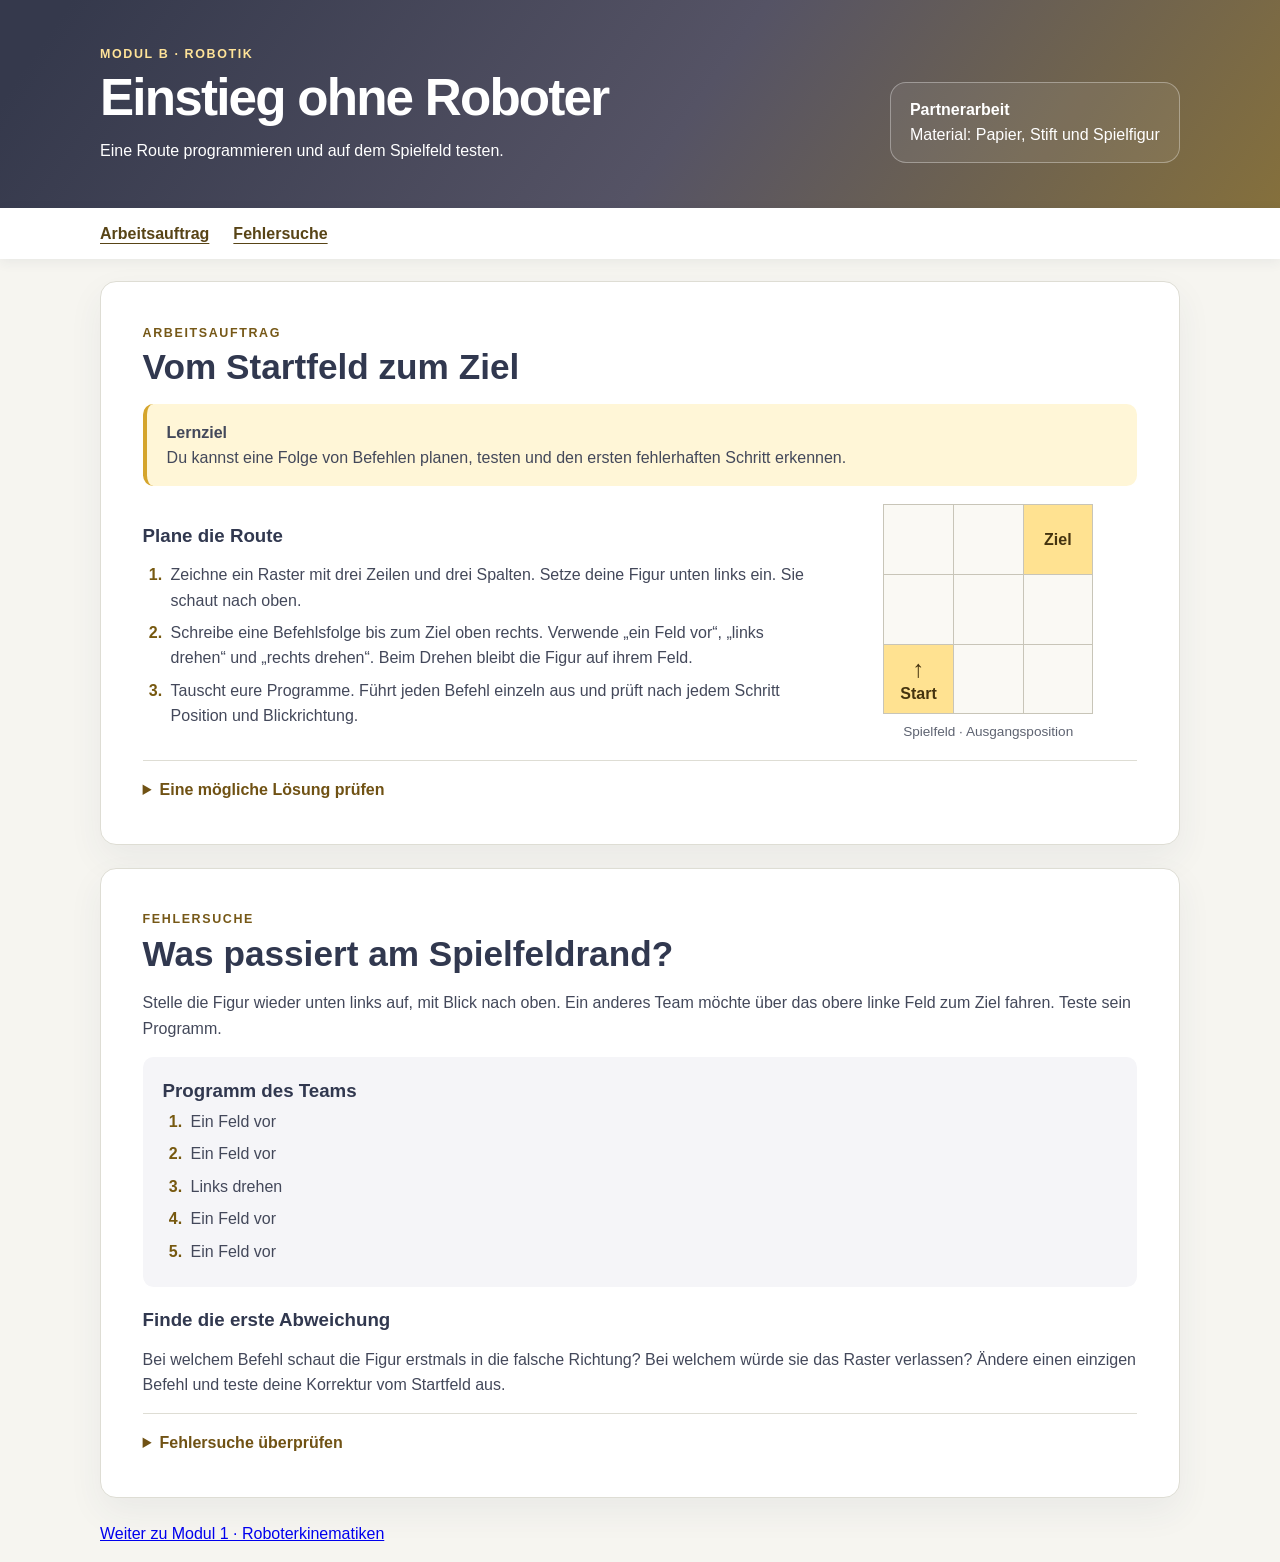
<file: site/index.html>
<!doctype html>
<html lang="de">
<head>
<meta charset="utf-8">
<meta name="viewport" content="width=device-width, initial-scale=1">
<title>Einstieg ohne Roboter · Robotikkurs RDF</title>
<link rel="stylesheet" href="robotik.css">
</head>
<body>
<a class="skip" href="#auftrag">Zum Arbeitsauftrag</a>
<header><div class="wrap hero">
<div><p class="label">Modul B · Robotik</p><h1>Einstieg ohne Roboter</h1><p>Eine Route programmieren und auf dem Spielfeld testen.</p></div>
<div class="info"><strong>Partnerarbeit</strong><br>Material: Papier, Stift und Spielfigur</div>
</div></header>
<nav aria-label="Abschnitte"><div class="wrap"><a href="#auftrag">Arbeitsauftrag</a><a href="#fehler">Fehlersuche</a></div></nav>
<main class="wrap">
<section id="auftrag"><p class="label">Arbeitsauftrag</p><h2>Vom Startfeld zum Ziel</h2>
<aside><strong>Lernziel</strong><br>Du kannst eine Folge von Befehlen planen, testen und den ersten fehlerhaften Schritt erkennen.</aside>
<div class="columns"><div><h3>Plane die Route</h3><ol>
<li>Zeichne ein Raster mit drei Zeilen und drei Spalten. Setze deine Figur unten links ein. Sie schaut nach oben.</li>
<li>Schreibe eine Befehlsfolge bis zum Ziel oben rechts. Verwende „ein Feld vor“, „links drehen“ und „rechts drehen“. Beim Drehen bleibt die Figur auf ihrem Feld.</li>
<li>Tauscht eure Programme. Führt jeden Befehl einzeln aus und prüft nach jedem Schritt Position und Blickrichtung.</li>
</ol></div>
<figure><div class="board" role="img" aria-label="Raster mit neun Feldern. Start unten links mit Blick nach oben, Ziel oben rechts."><i></i><i></i><b>Ziel</b><i></i><i></i><i></i><b><span>↑</span>Start</b><i></i><i></i></div><figcaption>Spielfeld · Ausgangsposition</figcaption></figure></div>
<details><summary>Eine mögliche Lösung prüfen</summary><p>Zweimal ein Feld vor, einmal rechts drehen, zweimal ein Feld vor. Nach der Drehung steht die Figur oben links und schaut nach rechts.</p></details></section>
<section id="fehler"><p class="label">Fehlersuche</p><h2>Was passiert am Spielfeldrand?</h2><p>Stelle die Figur wieder unten links auf, mit Blick nach oben. Ein anderes Team möchte über das obere linke Feld zum Ziel fahren. Teste sein Programm.</p>
<div class="program"><h3>Programm des Teams</h3><ol><li>Ein Feld vor</li><li>Ein Feld vor</li><li>Links drehen</li><li>Ein Feld vor</li><li>Ein Feld vor</li></ol></div>
<h3>Finde die erste Abweichung</h3><p>Bei welchem Befehl schaut die Figur erstmals in die falsche Richtung? Bei welchem würde sie das Raster verlassen? Ändere einen einzigen Befehl und teste deine Korrektur vom Startfeld aus.</p>
<details><summary>Fehlersuche überprüfen</summary><p>Nach Befehl 3 steht die Figur oben links und schaut über den linken Rand. Erst bei Befehl 4 würde sie das Raster verlassen. Ersetze Befehl 3 durch „rechts drehen“. Die letzten beiden Schritte führen ins Ziel.</p></details></section>
<p><a href="modul-1_kinematiken.html">Weiter zu Modul 1 · Roboterkinematiken</a></p></main></body></html>
</file>
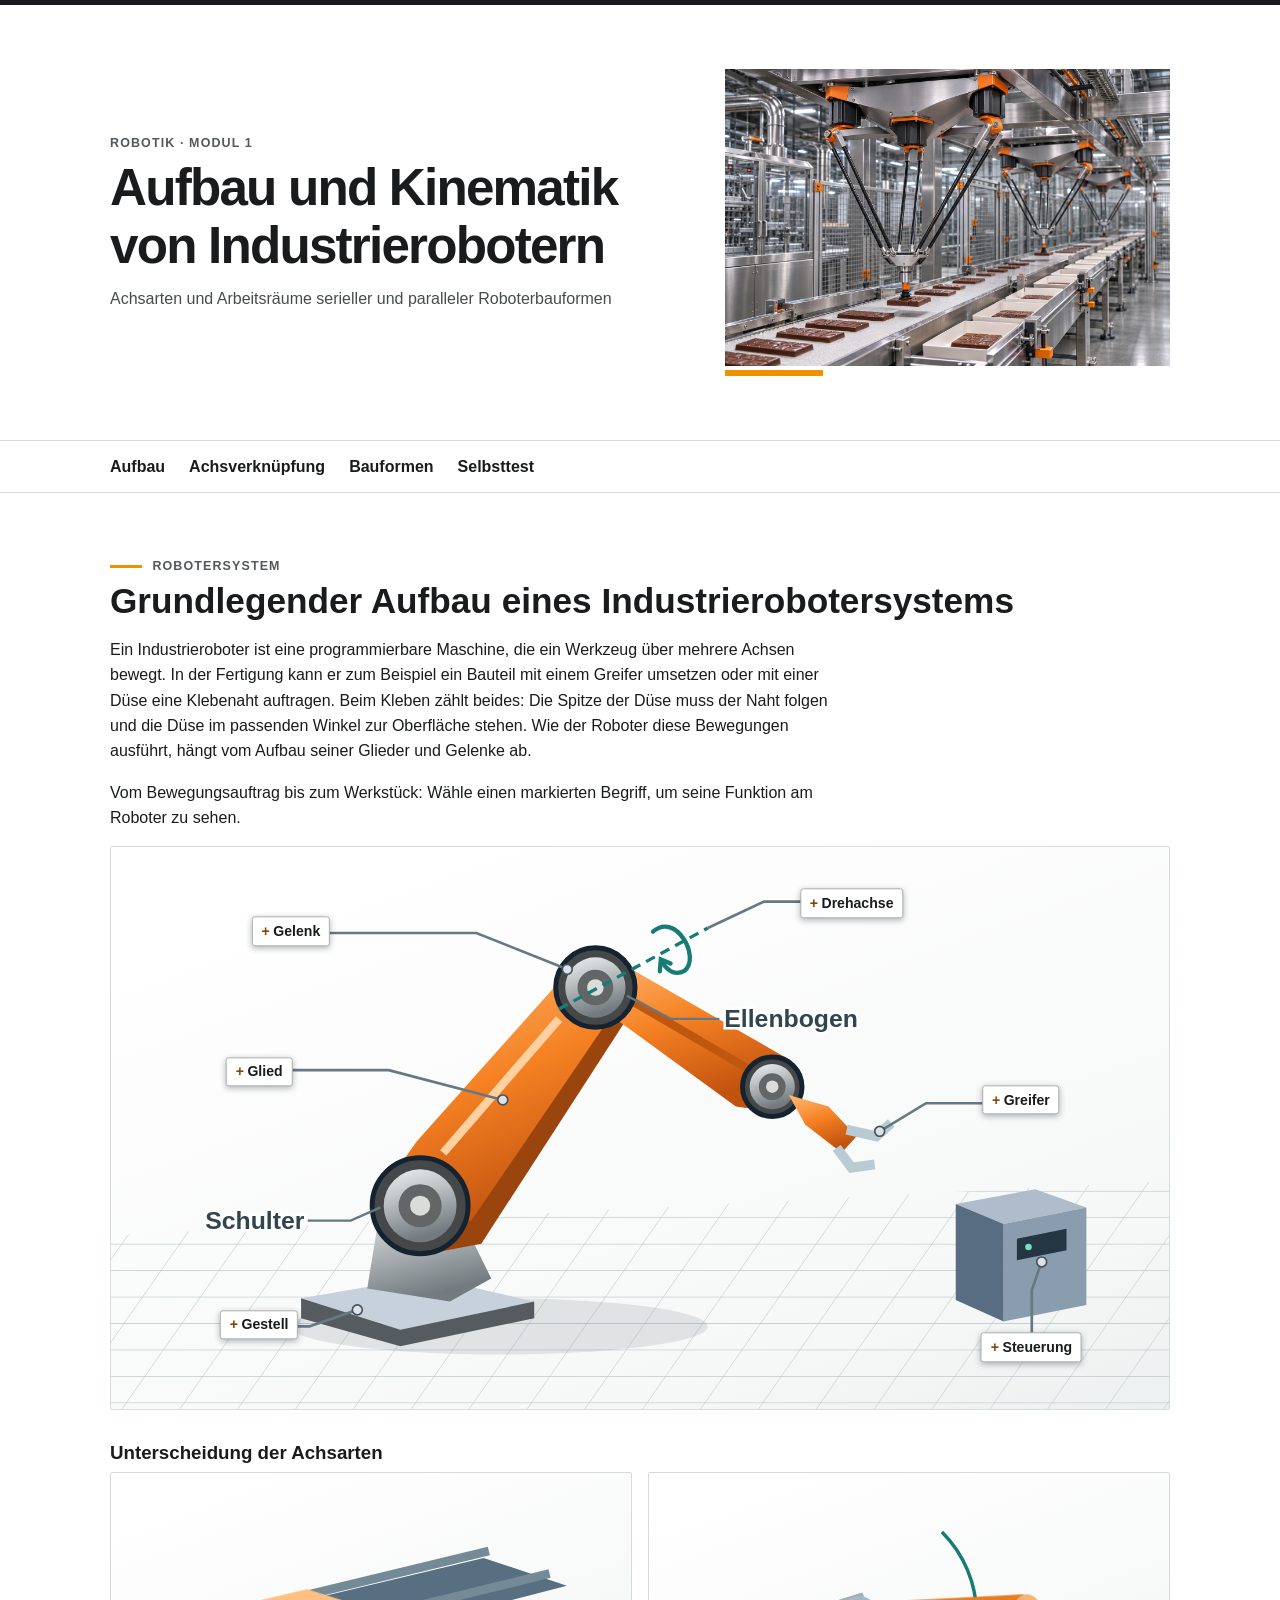
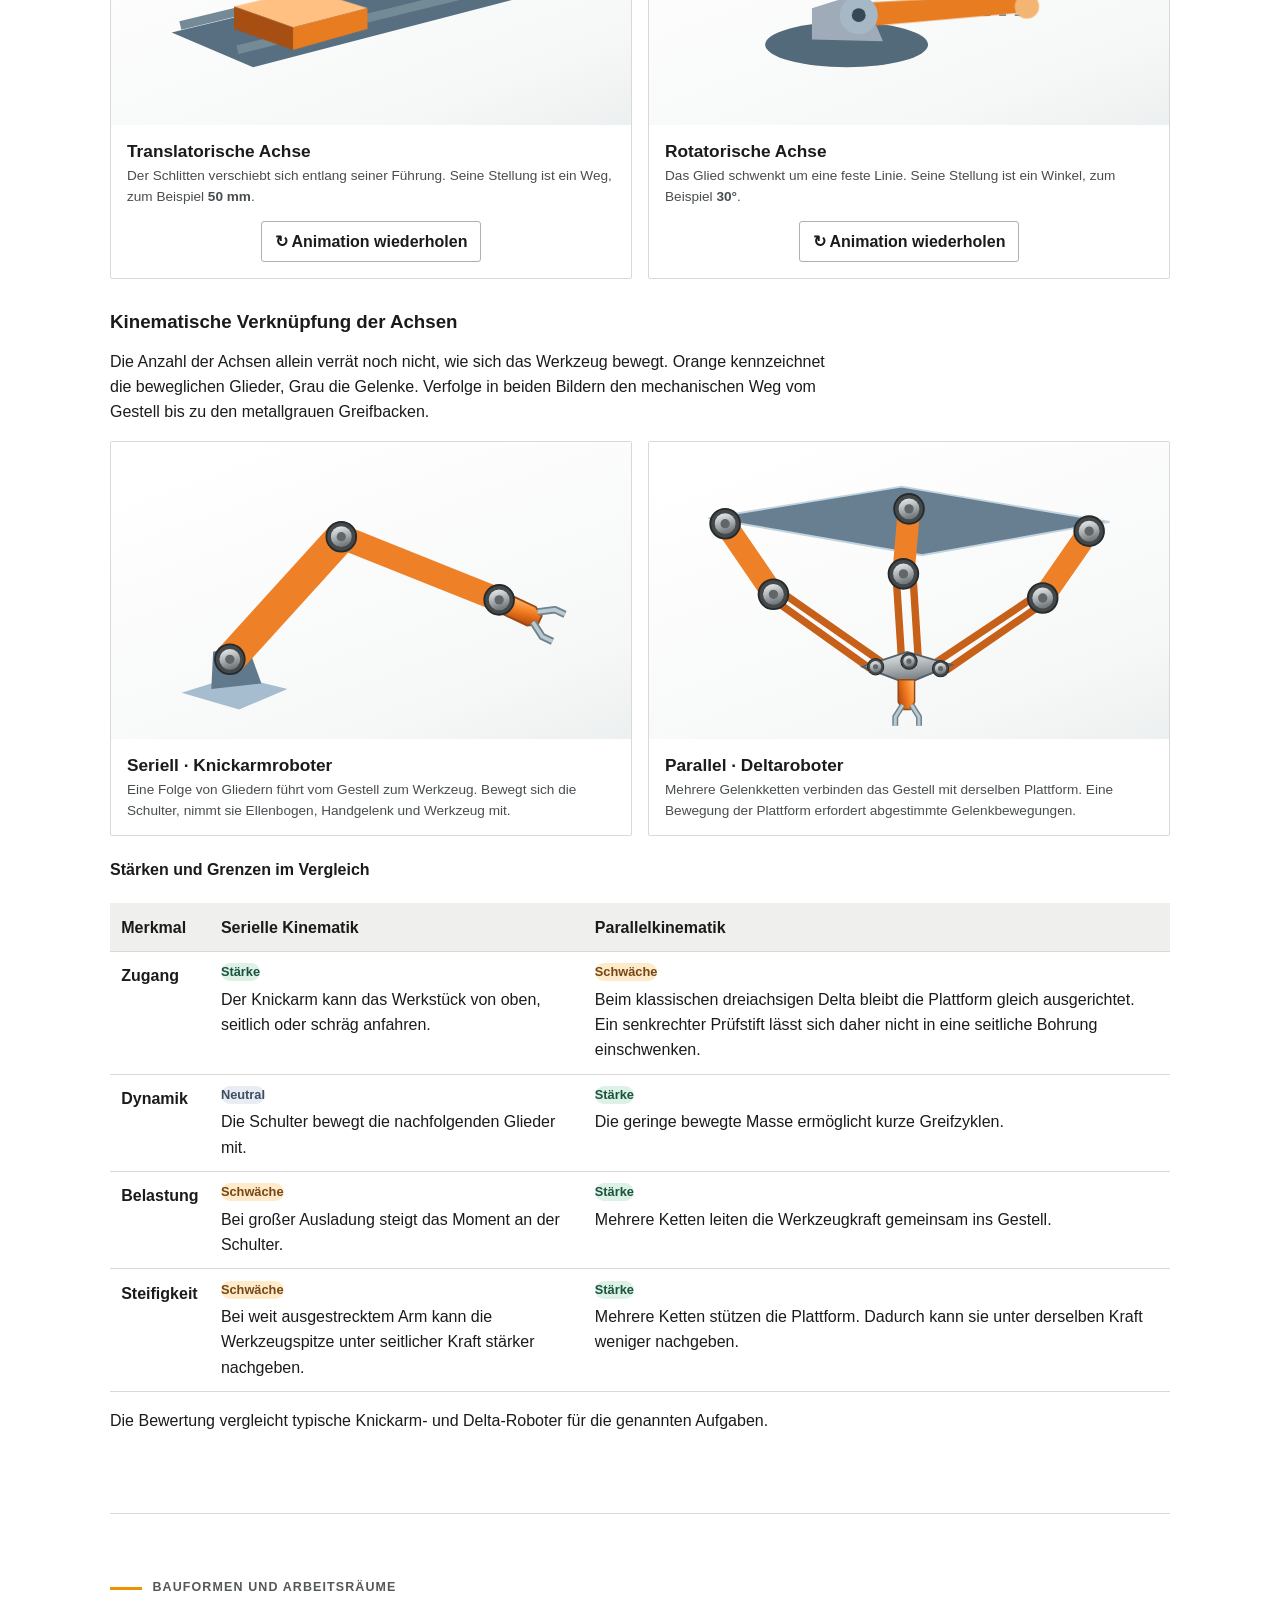
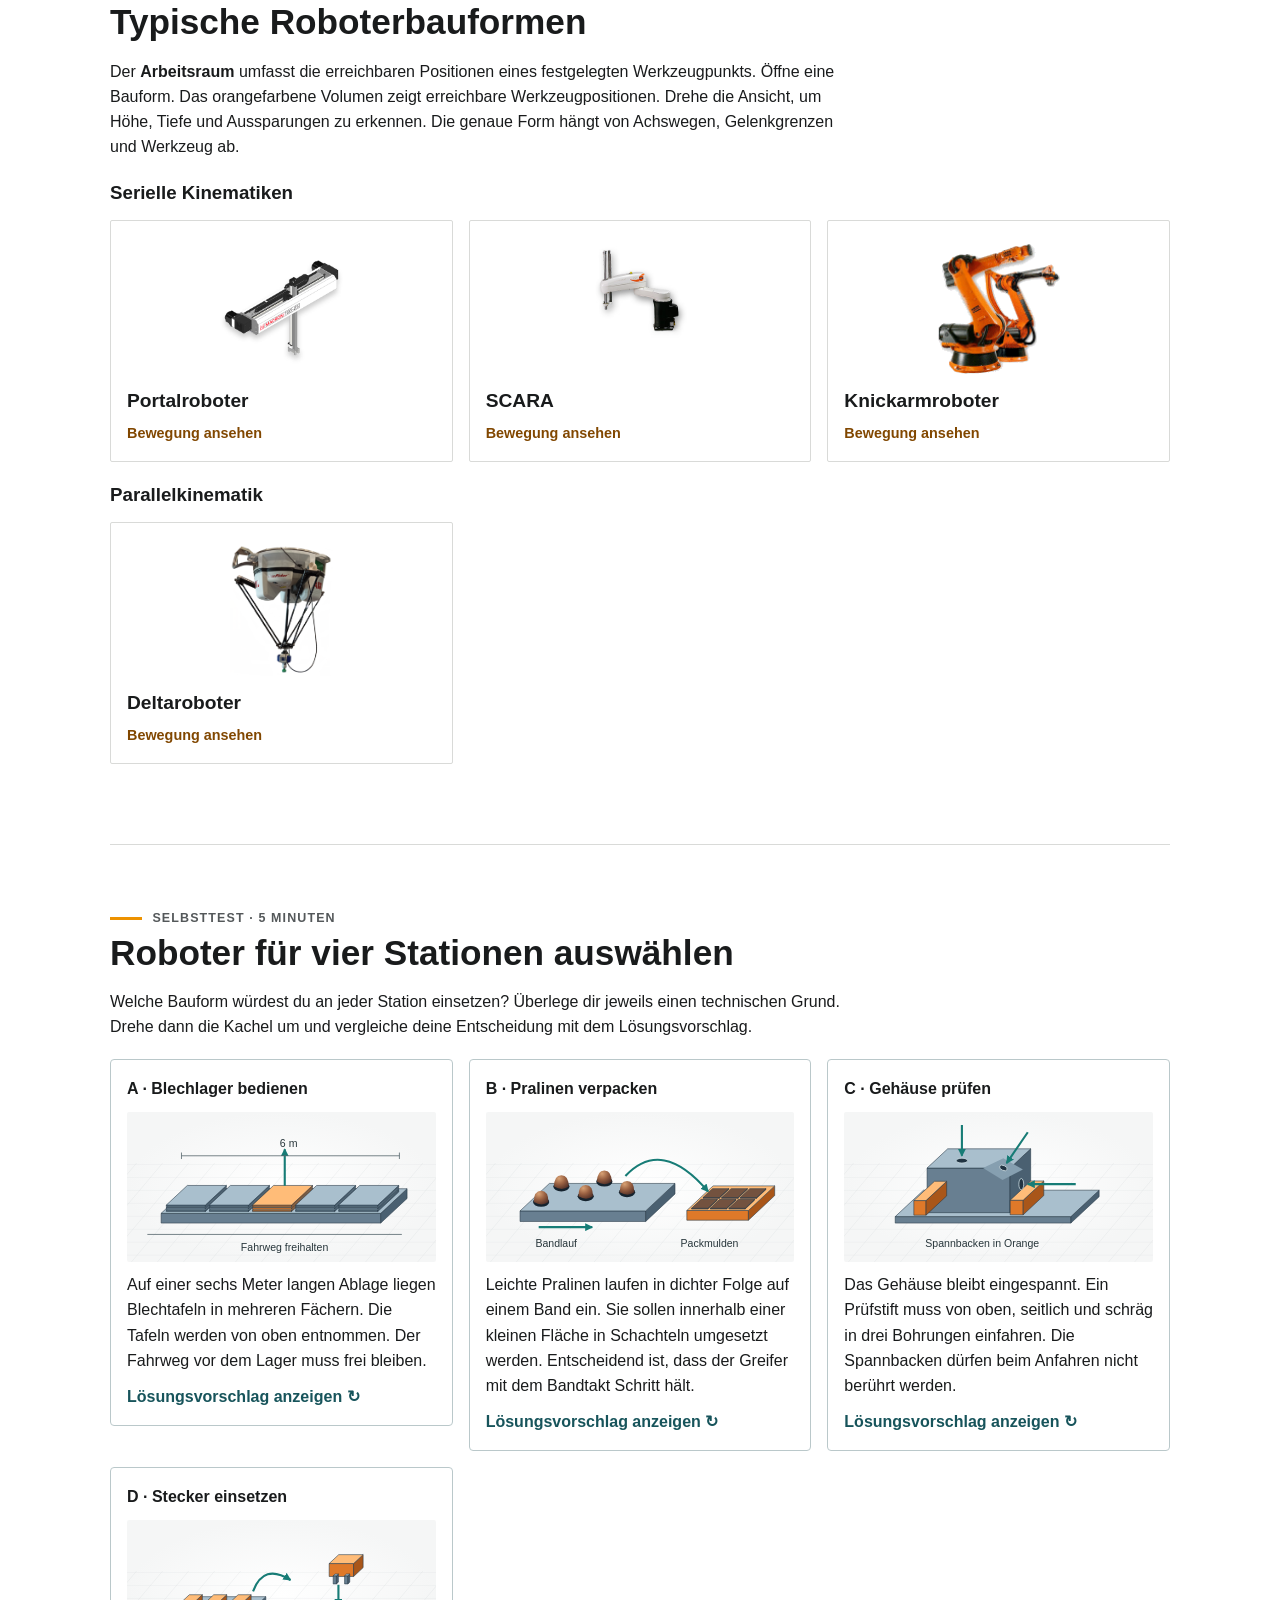
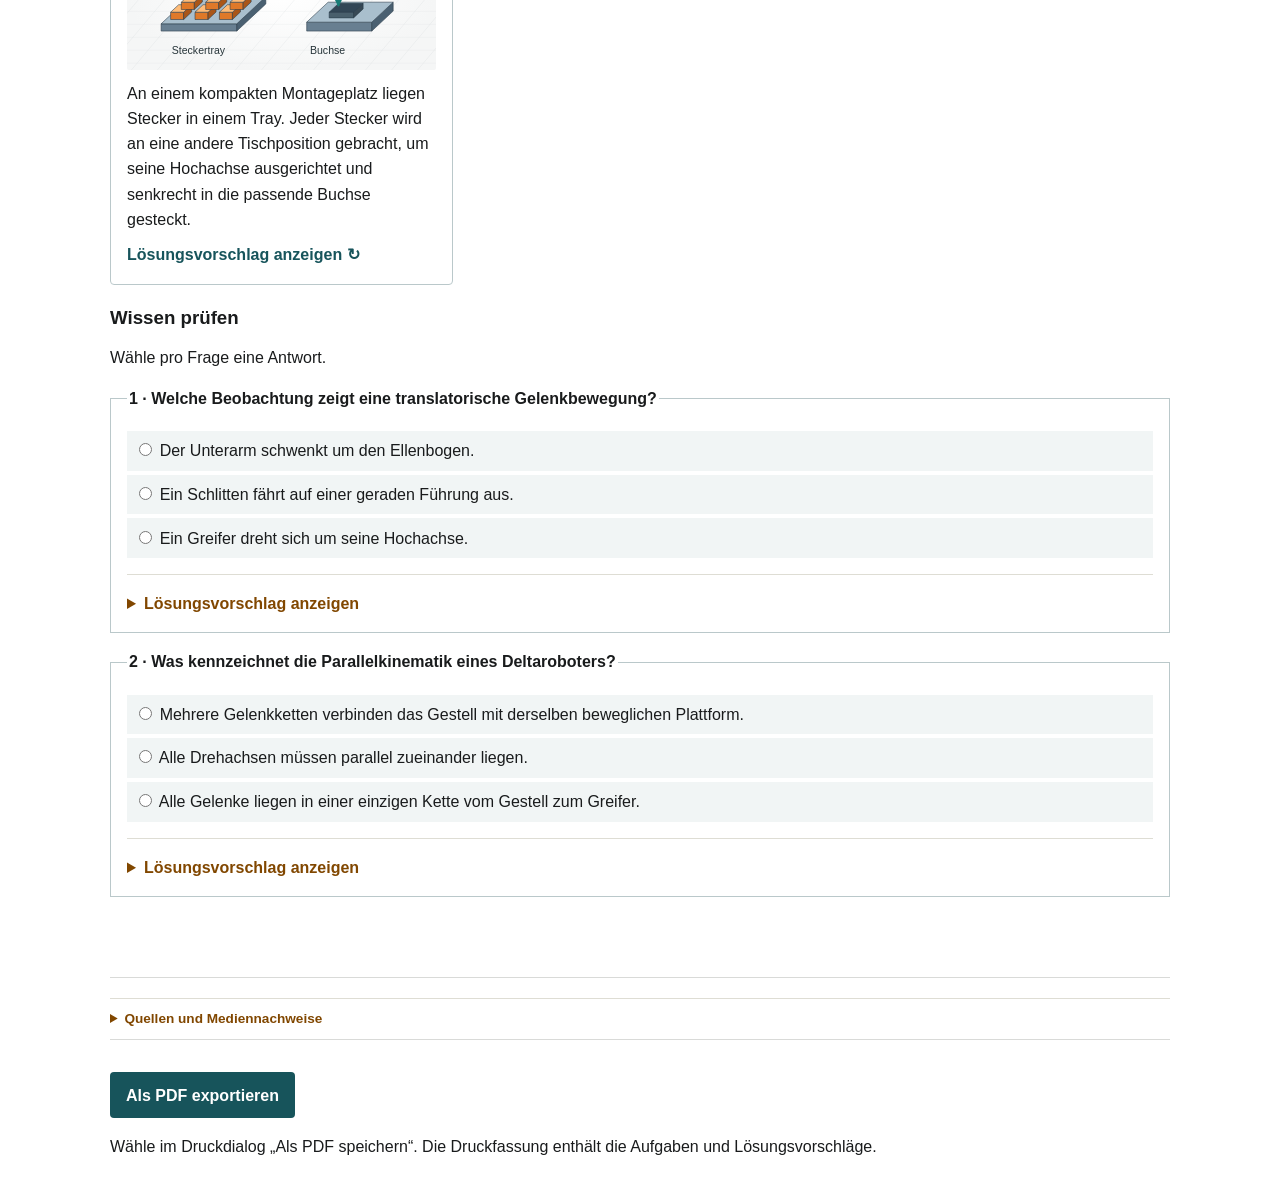
<file: site/modul-1_kinematiken.html>
<!doctype html>
<html lang="de"><head><meta charset="utf-8"><meta name="viewport" content="width=device-width, initial-scale=1">
<title>Roboterkinematiken · Modul 1</title><link rel="stylesheet" href="robotik.css"><link rel="stylesheet" href="kinematiken/modul.css"><script defer src="kinematiken/tm1115/bewegung-petrol.js"></script><script defer src="kinematiken/arbeitsraum.js"></script><script defer src="kinematiken/achsen.js"></script><link rel="stylesheet" href="kinematiken/tm1115.css"><link rel="stylesheet" href="kinematiken/tm1115/hell.css"><link rel="stylesheet" href="kinematiken/tm1115/petrol.css"><style>
.station-flip { display:grid; padding:0; text-align:left; font:inherit; color:inherit; border:0; background:transparent; cursor:pointer; perspective:1000px; }
.station-face { grid-area:1/1; display:flex; flex-direction:column; gap:.65rem; padding:1rem; background:white; border:1px solid #bac8ca; border-radius:4px; backface-visibility:hidden; transition:transform .45s; }
.station-face img { max-width:100%; }
.station-face b { margin-top:auto; color:#17545b; }
.station-back { transform:rotateY(180deg); background:#eef5f4; }
.station-flip[aria-expanded=true] .station-face:first-child { transform:rotateY(-180deg); }
.station-flip[aria-expanded=true] .station-back { transform:rotateY(0); }
.test-question { min-width:0; margin:1rem 0; border:1px solid #bac8ca; padding:1rem; }
.test-question legend { font-weight:700; }
.test-question label { display:block; padding:.45rem; margin:.25rem 0; background:#f1f5f5; cursor:pointer; }
.test-question label:has(:checked) { box-shadow:inset 3px 0 #17545b; }
.test-question label.answer-correct { background:#e4f3e9; border-left:4px solid #287045; color:#174c2c; }
.test-question label.answer-wrong { background:#fbeceb; border-left:4px solid #a3423d; color:#782c28; }
.test-question .answer-mark { display:inline-block; padding:0 .45em; border:1px solid currentColor; border-radius:.3em; font-size:.9em; white-space:nowrap; }
.test-question .answer-mark[hidden] { display:none; }
.test-question [role=status]:not(:empty) { padding:.6rem; border-left:3px solid #17545b; }
.test-question summary { cursor:pointer; font-weight:600; }
@media (prefers-reduced-motion:reduce) { .station-face { transition:none; } }
.pdf-export { margin:1rem 0 2rem; }
.pdf-export button { padding:.65rem 1rem; font:inherit; font-weight:700; color:white; background:#17545b; border:0; border-radius:4px; cursor:pointer; }
.print-parts { display:none; }
@media print {
  @page { size:A4; margin:14mm; }
  body { background:white; color:#17272a; print-color-adjust:exact; }
  main.wrap, .wrap { max-width:none; width:auto; margin:0; }
  nav, .skip, .pdf-export, iframe, .axis-replay, .inside button, .workspace label,
  .station-face b, .tile > summary::after, .part summary::before, .part p { display:none !important; }
  .print-parts { display:block; }
  .print-parts dt { font-weight:bold; }
  .print-parts dd { margin:0 0 .4em; }
  .tiles, .station-grid { display:block; }
  .tile { display:block; overflow:visible; margin:1em 0; }
  .station-flip { display:block; width:100%; margin:.7em 0; break-inside:avoid; }
  .station-flip .station-face { display:block; transform:none !important; backface-visibility:visible; }
  .station-face img { max-width:65%; }
  .station-face strong,.station-face small { display:block; }
  figure, .test-question { break-inside:avoid; }
  h2,h3 { break-after:avoid; }
}</style></head><body>
<a class="skip" href="#grundlagen">Zum Inhalt</a>
<header><div class="wrap hero module-hero"><div><p class="label">Robotik · Modul 1</p><h1>Aufbau und Kinematik von Industrierobotern</h1><p>Achsarten und Arbeitsräume serieller und paralleler Roboterbauformen</p></div><figure class="cover-photo"><img src="kinematiken/delta-verpackungslinie.png" width="1536" height="1024" alt="Illustration mehrerer Delta-Picker, die Schokolade vom Förderband in Verpackungen setzen."></figure></div></header>
<nav aria-label="Abschnitte"><div class="wrap"><a href="#grundlagen">Aufbau</a><a href="#bauformen">Achsverknüpfung</a><a href="#arbeitsraum">Bauformen</a><a href="#selbsttest">Selbsttest</a></div></nav>
<main class="wrap">
<section id="grundlagen"><p class="label">Robotersystem</p><h2>Grundlegender Aufbau eines Industrierobotersystems</h2><p>Ein Industrieroboter ist eine programmierbare Maschine, die ein Werkzeug über mehrere Achsen bewegt. In der Fertigung kann er zum Beispiel ein Bauteil mit einem Greifer umsetzen oder mit einer Düse eine Klebenaht auftragen. Beim Kleben zählt beides: Die Spitze der Düse muss der Naht folgen und die Düse im passenden Winkel zur Oberfläche stehen. Wie der Roboter diese Bewegungen ausführt, hängt vom Aufbau seiner Glieder und Gelenke ab.</p>
<p>Vom Bewegungsauftrag bis zum Werkstück: Wähle einen markierten Begriff, um seine Funktion am Roboter zu sehen.</p>
<div class="system-stage"><svg viewBox="0 0 640 340" role="img" aria-label="Räumliche Schnittansicht eines Knickarms mit Steuerungsschrank, Schulter, Ellenbogen, Handgelenk und Greifer"><defs><linearGradient id="alloy" x2=".3" y2="1" gradientUnits="objectBoundingBox"><stop stop-color="#ecf0f4"/><stop offset=".4" stop-color="#c0c5c7"/><stop offset="1" stop-color="#737b80"/></linearGradient><linearGradient id="enamel" x2=".4" y2="1"><stop stop-color="#ffba76"/><stop offset=".52" stop-color="#f58123"/><stop offset="1" stop-color="#c2530f"/></linearGradient><pattern id="floorgrid" width="35" height="16" patternUnits="userSpaceOnUse" patternTransform="skewX(-35)"><path d="M0 0H35V16" fill="none" stroke="#465a6c" stroke-width=".7"/></pattern></defs>
<path d="M0 235L640 202V340H0Z" fill="url(#floorgrid)"/><ellipse cx="235" cy="290" rx="126" ry="17" fill="#101a23" opacity=".75"/>
<path d="M115 273l76 -13 65 15 -81 17z" fill="#c6d1db"/><path d="M115 273v12l60 17 81 -17v-10l-81 17z" fill="#555b5f"/>
<path d="M155 267l8 -49 42 -8 25 51 -25 14z" fill="url(#alloy)"/>
<path d="M164 221l25 -35 93 -99 28 20 -86 133 -32 6z" fill="#9a450e"/>
<path d="M161 212l24 -34 91 -102 30 21 -88 129 -30 7z" fill="url(#enamel)"/>
<path d="M201 185l70 -81" fill="none" stroke="#ffd1a0" stroke-width="5"/>
<path d="M282 87l19 -21 110 63 -12 31 -21 -3z" fill="url(#enamel)"/>
<path d="M308 89l77 45" stroke="#bf570f" stroke-width="5"/>
<g transform="translate(187 217)"><circle r="29" fill="#454849" stroke="#152330" stroke-width="3"/><circle r="22.04" fill="url(#alloy)"/><circle r="13.05" fill="#636667"/><circle r="6.09" fill="#dadcda"/></g><g transform="translate(293 85)"><circle r="24" fill="#454849" stroke="#152330" stroke-width="3"/><circle r="18.240000000000002" fill="url(#alloy)"/><circle r="10.8" fill="#636667"/><circle r="5.04" fill="#dadcda"/></g><g transform="translate(400 145)"><circle r="18" fill="#454849" stroke="#152330" stroke-width="3"/><circle r="13.68" fill="url(#alloy)"/><circle r="8.1" fill="#636667"/><circle r="3.78" fill="#dadcda"/></g>
<path d="M410 150l24 7 17 18 -9 10 -22 -17z" fill="url(#enamel)"/><path d="M445 171l18 4 9 -8m-33 15 9 12 14 -2" fill="none" stroke="#b8cbd3" stroke-width="6"/>
<path d="M271 98l90 -49" stroke="#67c3bb" stroke-width="2" stroke-dasharray="6 4"/>
<path d="M511 216l48 -9 31 11 -50 10z" fill="#aebccc"/><path d="M511 216l29 12v59l-29 -13z" fill="#586d81"/><path d="M540 228l50 -10v59l-50 10z" fill="#899dae"/><path d="M548 237l30 -6v13l-30 6z" fill="#243544"/><circle cx="555" cy="242" r="2" fill="#79ddbe"/>
<g fill="none" stroke="#adbcc2" stroke-width="1.6"><path d="M90 290H120L149 280 M90 135H168L237 153 M112 52H221L276 74 M445 33H395L361 49 M550 155H493L465 172 M557 304V268L563 251"/></g>
<g fill="#dce2e5" stroke="#455163"><circle cx="149" cy="280" r="3"/><circle cx="237" cy="153" r="3"/><circle cx="276" cy="74" r="3"/><circle cx="465" cy="172" r="3"/><circle cx="563" cy="251" r="3"/></g>
<g fill="none" stroke="#a7bccd" stroke-width="1.4"><path d="M119 226h26l18 -8 M368 104h-29l-27 -14"/></g>
<g fill="#eef4fa" font-size="15" font-weight="600" paint-order="stroke" stroke="#233345" stroke-width="3"><text x="57" y="231">Schulter</text><text x="371" y="109">Ellenbogen</text></g>
<g transform="translate(339 61) rotate(-29)" fill="none" stroke="#67c3bb" stroke-linecap="round"><path d="M-5 -14 C13 -18 13 14 0 16 C-6 16 -9 11 -9 5" stroke-width="2.6"/><path d="M-13 9l4 -6 4 5" stroke-width="2.6"/></g></svg><details name="robot-system" class="part  above" style="--x:14%;--y:85%"><summary>Gestell</summary><p>Das Gestell verbindet den Roboter mit dem Boden und nimmt die Kräfte des Arms auf.</p></details><details name="robot-system" class="part  " style="--x:14%;--y:40%"><summary>Glied</summary><p>Dieses starre Armstück verbindet Schulter und Ellenbogen. Dreht sich die Schulter, bewegt sich das Glied mit.</p></details><details name="robot-system" class="part  " style="--x:17%;--y:15%"><summary>Gelenk</summary><p>Am Ellenbogen treffen zwei Glieder aufeinander. Das Drehgelenk lässt genau eine Relativbewegung zu: eine Drehung um seine Achse.</p></details><details name="robot-system" class="part left " style="--x:70%;--y:10%"><summary>Drehachse</summary><p>Die gestrichelte Linie ist die gedachte Drehachse des Ellenbogens. Der Antrieb verändert den Gelenkwinkel um diese Linie. Der gebogene Pfeil zeigt die Drehrichtung.</p></details><details name="robot-system" class="part left " style="--x:86%;--y:45%"><summary>Greifer</summary><p>Der Greifer ist das Werkzeug am Ende des Arms. Seine Finger nehmen das Werkstück auf.</p></details><details name="robot-system" class="part left above" style="--x:87%;--y:89%"><summary>Steuerung</summary><p>Die Steuerung gibt die Sollbewegung vor. Der Antrieb bewegt das Gelenk. Ein Geber meldet die gemessene Stellung zurück.</p></details></div>
<h3>Unterscheidung der Achsarten</h3><div class="axis-gallery">
<figure><svg viewBox="0 0 300 145" role="img" aria-label="Ein orangefarbener Schlitten verschiebt sich entlang zweier paralleler Führungsschienen"><path d="M35 92l180 -43 48 16 -181 47z" fill="#586f82"/><path d="M40 88l178 -43m-145 57 180 -44" stroke="#cedbe4" stroke-width="5"/><g class="slide-axis"><path d="M71 77l42 -10 35 11 -43 11z" fill="#ffc081"/><path d="M71 77v13l34 12V89z" fill="#a74e13"/><path d="M105 89l43 -11v12l-43 12z" fill="#e77c20"/></g></svg><figcaption><strong>Translatorische Achse</strong>Der Schlitten verschiebt sich entlang seiner Führung. Seine Stellung ist ein Weg, zum Beispiel <b>50 mm</b>.</figcaption><button class="axis-replay" type="button">↻ Animation wiederholen</button></figure>
<figure><svg viewBox="0 0 300 145" role="img" aria-label="Ein Armglied schwenkt um einen festen Drehpunkt"><ellipse cx="114" cy="99" rx="47" ry="13" fill="#536a7b"/><path d="M94 96V78l29 -9 12 28z" fill="#9fabb8"/><path d="M121 82h100" stroke="#759098" stroke-dasharray="4 5"/><path d="M189 82a68 68 0 0 0 -20 -48" fill="none" stroke="#65bcb5" stroke-width="2"/><g class="rotate-axis"><path d="M119 75l97 -5 6 10 -103 9z" fill="#e77c20"/><circle cx="218" cy="77" r="7" fill="#f4b474"/></g><circle cx="121" cy="82" r="11" fill="#a6b8c6"/><circle cx="121" cy="82" r="4" fill="#364858"/></svg><figcaption><strong>Rotatorische Achse</strong>Das Glied schwenkt um eine feste Linie. Seine Stellung ist ein Winkel, zum Beispiel <b>30°</b>.</figcaption><button class="axis-replay" type="button">↻ Animation wiederholen</button></figure></div>
<h3 id="bauformen">Kinematische Verknüpfung der Achsen</h3><p>Die Anzahl der Achsen allein verrät noch nicht, wie sich das Werkzeug bewegt. Orange kennzeichnet die beweglichen Glieder, Grau die Gelenke. Verfolge in beiden Bildern den mechanischen Weg vom Gestell bis zu den metallgrauen Greifbacken.</p>
<div class="axis-gallery"><figure><svg viewBox="0 0 280 160" role="img" aria-label="Eine Gelenkkette vom Sockel bis zum Greifer"><path d="M38 135l29 -9 28 7 -26 11z" fill="#a6bdcf"/><path d="M54 133l1 -20 18 -5 8 22z" fill="#61798d"/><path d="M64 117l60 -66" stroke="#ee8128" stroke-width="17"/><path d="M124 51l85 34" stroke="#ee8128" stroke-width="13"/><g transform="translate(213 87) rotate(25)"><path d="M0 -5L15 -5 20 -2V3L15 6H0Z" fill="url(#enamel)" stroke="#984815" stroke-width="1"/><path d="M17 -3l8 -5h6m-14 11 8 5h6" stroke="#73818a" stroke-width="4" fill="none" stroke-linejoin="round"/><path d="M17 -3l8 -5h6m-14 11 8 5h6" stroke="#b8cbd3" stroke-width="2" fill="none"/></g><g transform="translate(64 117) scale(1)"><circle r="8" fill="#454849" stroke="#252a2c"/><circle r="5.6" fill="url(#alloy)"/><circle r="2.5" fill="#636667"/></g><g transform="translate(124 51) scale(1)"><circle r="8" fill="#454849" stroke="#252a2c"/><circle r="5.6" fill="url(#alloy)"/><circle r="2.5" fill="#636667"/></g><g transform="translate(209 85) scale(1)"><circle r="8" fill="#454849" stroke="#252a2c"/><circle r="5.6" fill="url(#alloy)"/><circle r="2.5" fill="#636667"/></g></svg><figcaption><strong>Seriell · Knickarmroboter</strong>Eine Folge von Gliedern führt vom Gestell zum Werkzeug. Bewegt sich die Schulter, nimmt sie Ellenbogen, Handgelenk und Werkzeug mit.</figcaption></figure><figure><svg viewBox="0 0 280 160" role="img" aria-label="Drei Gelenkketten vom oberen Gestell zur gemeinsamen Werkzeugplattform"><path d="M32 41l104 -17 112 19 -101 18z" fill="#687f92" stroke="#c2d4df"/><path d="M41 44l26 38m73 -46-3 35m100 -23-25 36" stroke="#ee8128" stroke-width="12"/><path d="M63 82l56 40m-49 -42 56 39m7 -48 3 46m6 -47 3 47m63 -34-54 36m61 -34-55 38" stroke="#c76119" stroke-width="4"/><path d="M115 121l24 -8 24 7 -24 10z" fill="url(#alloy)" stroke="#52616a"/><g transform="translate(139 128) rotate(90) scale(.8)"><path d="M0 -5L15 -5 20 -2V3L15 6H0Z" fill="url(#enamel)" stroke="#984815" stroke-width="1"/><path d="M17 -3l8 -5h6m-14 11 8 5h6" stroke="#73818a" stroke-width="4" fill="none" stroke-linejoin="round"/><path d="M17 -3l8 -5h6m-14 11 8 5h6" stroke="#b8cbd3" stroke-width="2" fill="none"/></g><g transform="translate(41 44) scale(1)"><circle r="8" fill="#454849" stroke="#252a2c"/><circle r="5.6" fill="url(#alloy)"/><circle r="2.5" fill="#636667"/></g><g transform="translate(140 36) scale(1)"><circle r="8" fill="#454849" stroke="#252a2c"/><circle r="5.6" fill="url(#alloy)"/><circle r="2.5" fill="#636667"/></g><g transform="translate(237 48) scale(1)"><circle r="8" fill="#454849" stroke="#252a2c"/><circle r="5.6" fill="url(#alloy)"/><circle r="2.5" fill="#636667"/></g><g transform="translate(67 82) scale(1)"><circle r="8" fill="#454849" stroke="#252a2c"/><circle r="5.6" fill="url(#alloy)"/><circle r="2.5" fill="#636667"/></g><g transform="translate(137 71) scale(1)"><circle r="8" fill="#454849" stroke="#252a2c"/><circle r="5.6" fill="url(#alloy)"/><circle r="2.5" fill="#636667"/></g><g transform="translate(212 84) scale(1)"><circle r="8" fill="#454849" stroke="#252a2c"/><circle r="5.6" fill="url(#alloy)"/><circle r="2.5" fill="#636667"/></g><g transform="translate(122 121) scale(0.55)"><circle r="8" fill="#454849" stroke="#252a2c"/><circle r="5.6" fill="url(#alloy)"/><circle r="2.5" fill="#636667"/></g><g transform="translate(140 118) scale(0.55)"><circle r="8" fill="#454849" stroke="#252a2c"/><circle r="5.6" fill="url(#alloy)"/><circle r="2.5" fill="#636667"/></g><g transform="translate(157 122) scale(0.55)"><circle r="8" fill="#454849" stroke="#252a2c"/><circle r="5.6" fill="url(#alloy)"/><circle r="2.5" fill="#636667"/></g></svg><figcaption><strong>Parallel · Deltaroboter</strong>Mehrere Gelenkketten verbinden das Gestell mit derselben Plattform. Eine Bewegung der Plattform erfordert abgestimmte Gelenkbewegungen.</figcaption></figure></div>
<h4>Stärken und Grenzen im Vergleich</h4><div class="comparison"><table><thead><tr><th scope="col">Merkmal</th><th scope="col">Serielle Kinematik</th><th scope="col">Parallelkinematik</th></tr></thead><tbody><tr><th scope="row">Zugang</th><td><span class="rating strong">Stärke</span> Der Knickarm kann das Werkstück von oben, seitlich oder schräg anfahren.</td><td><span class="rating limited">Schwäche</span> Beim klassischen dreiachsigen Delta bleibt die Plattform gleich ausgerichtet. Ein senkrechter Prüfstift lässt sich daher nicht in eine seitliche Bohrung einschwenken.</td></tr><tr><th scope="row">Dynamik</th><td><span class="rating neutral">Neutral</span> Die Schulter bewegt die nachfolgenden Glieder mit.</td><td><span class="rating strong">Stärke</span> Die geringe bewegte Masse ermöglicht kurze Greifzyklen.</td></tr><tr><th scope="row">Belastung</th><td><span class="rating limited">Schwäche</span> Bei großer Ausladung steigt das Moment an der Schulter.</td><td><span class="rating strong">Stärke</span> Mehrere Ketten leiten die Werkzeugkraft gemeinsam ins Gestell.</td></tr><tr><th scope="row">Steifigkeit</th><td><span class="rating limited">Schwäche</span> Bei weit ausgestrecktem Arm kann die Werkzeugspitze unter seitlicher Kraft stärker nachgeben.</td><td><span class="rating strong">Stärke</span> Mehrere Ketten stützen die Plattform. Dadurch kann sie unter derselben Kraft weniger nachgeben.</td></tr></tbody></table></div><p>Die Bewertung vergleicht typische Knickarm- und Delta-Roboter für die genannten Aufgaben.</p></section>
<section id="arbeitsraum"><p class="label">Bauformen und Arbeitsräume</p><h2>Typische Roboterbauformen</h2><p>Der <strong>Arbeitsraum</strong> umfasst die erreichbaren Positionen eines festgelegten Werkzeugpunkts. Öffne eine Bauform. Das orangefarbene Volumen zeigt erreichbare Werkzeugpositionen. Drehe die Ansicht, um Höhe, Tiefe und Aussparungen zu erkennen. Die genaue Form hängt von Achswegen, Gelenkgrenzen und Werkzeug ab.</p><h3>Serielle Kinematiken</h3><div class="tiles"><details class="tile"><summary><img src="kinematiken/TBG-25_ISO_Cartesian_Gantry_Robot.jpg" alt="Portalroboter" width="230" height="145"><b>Portalroboter</b><span>Details anzeigen</span></summary><div class="inside"><figure class="workspace" data-workspace="portal"><svg viewBox="0 -32 320 235" role="img" aria-label="Arbeitsraum Portal: Quader zwischen den Endlagen der drei Schlitten."></svg><figcaption><b>Arbeitsraum · Portal</b><br>Quader zwischen den Endlagen der drei Schlitten.</figcaption><label>Ansicht drehen <input type="range" min="-180" max="180" value="40" aria-label="3D-Ansicht Portal drehen"></label></figure><p>Drei aufeinander aufbauende Linearachsen verfahren in X, Y und Z. Ohne zusätzliche Drehachse bleibt der Greifer gleich ausgerichtet.</p><p><strong>Typische Anwendungen</strong></p><ul><li>Blechtafeln von einer Palette auf einen Schneidtisch umsetzen.</li><li>Mehrere Werkzeugmaschinen entlang einer Fertigungslinie mit Rohteilen beladen.</li></ul><details><summary>Bewegung beobachten</summary><p><strong>Wie lassen sich Längsfahrt, Querfahrt und Hub im Film unterscheiden?</strong></p>
<iframe loading="lazy" title="igus · Portale im Einsatz" src="https://www.youtube-nocookie.com/embed/iPgpx-Ox0c8" allowfullscreen></iframe>
</details></div></details><details class="tile"><summary><img src="kinematiken/KUKA_Industrial_Robot_KR10_SCARA.jpg" alt="SCARA" width="230" height="145"><b>SCARA</b><span>Details anzeigen</span></summary><div class="inside"><figure class="workspace" data-workspace="scara"><svg viewBox="0 -32 320 235" role="img" aria-label="Arbeitsraum SCARA: Der Hub gibt dem ringförmigen Ausschnitt seine Höhe."></svg><figcaption><b>Arbeitsraum · SCARA</b><br>Der Hub gibt dem ringförmigen Ausschnitt seine Höhe.</figcaption><label>Ansicht drehen <input type="range" min="-180" max="180" value="40" aria-label="3D-Ansicht SCARA drehen"></label></figure><p>Zwei Drehachsen schwenken den Arm in der Ebene. Die Hubachse senkt den Greifer. Eine vierte Achse kann das Werkstück um die Vertikale drehen.</p><p><strong>Typische Anwendungen</strong></p><ul><li>Buchsen senkrecht in eine Montageplatte einsetzen.</li><li>Elektronikbauteile aus einem Tray entnehmen und auf einem Prüfplatz ablegen.</li></ul><details><summary>Bewegung beobachten</summary><p><strong>Welche Bewegung transportiert die Batterie über die Fläche, welche setzt sie ab?</strong></p>
<iframe loading="lazy" title="Epson · Batteriehandling mit dem LS50" src="https://www.youtube-nocookie.com/embed/v38YHwekchU" allowfullscreen></iframe>
</details></div></details><details class="tile"><summary><img src="kinematiken/Industrial_robots-transparent.gif" alt="Knickarmroboter" width="230" height="145"><b>Knickarmroboter</b><span>Details anzeigen</span></summary><div class="inside"><figure class="workspace" data-workspace="knick"><svg viewBox="0 -32 320 235" role="img" aria-label="Arbeitsraum Knickarm: Schematische Hülle mit Sicht in den Innenraum durch einen Anschnitt."></svg><figcaption><b>Arbeitsraum · Knickarm</b><br>Schematische Hülle mit Sicht in den Innenraum durch einen Anschnitt.</figcaption><label>Ansicht drehen <input type="range" min="-180" max="180" value="40" aria-label="3D-Ansicht Knickarm drehen"></label></figure><p>Sechs Drehgelenke bilden eine Kette. Die Stellung des Arms und die Drehung des Handgelenks bestimmen zusammen Position und Orientierung des Werkzeugs.</p><p><strong>Typische Anwendungen</strong></p><ul><li>Eine Klebenaht über mehrere Seiten eines Gehäuses ziehen.</li><li>Einen Schweißbrenner entlang einer räumlich gekrümmten Naht führen.</li></ul><details><summary>Bewegung beobachten</summary><p><strong>Wie muss sich das Handgelenk bewegen, damit der Brenner im gewünschten Winkel an der Naht bleibt?</strong></p>
<iframe loading="lazy" title="APT · Schweißdemo an der Mod-Weld-Zelle" src="https://www.youtube-nocookie.com/embed/UiC_XgW80ME" allowfullscreen></iframe>
</details></div></details></div><h3>Parallelkinematik</h3><div class="tiles"><details class="tile"><summary><img src="kinematiken/Robot_delta_FlexPicker_d'ABB.png" alt="Deltaroboter" width="230" height="145"><b>Deltaroboter</b><span>Details anzeigen</span></summary><div class="inside"><figure class="workspace" data-workspace="delta"><svg viewBox="0 -32 320 235" role="img" aria-label="Arbeitsraum Delta: Das erreichbare Volumen liegt unter dem festen Gestell."></svg><figcaption><b>Arbeitsraum · Delta</b><br>Das erreichbare Volumen liegt unter dem festen Gestell.</figcaption><label>Ansicht drehen <input type="range" min="-180" max="180" value="40" aria-label="3D-Ansicht Delta drehen"></label></figure><p>Drei rotatorische Hauptantriebe bewegen mehrere Arme gemeinsam. Beim klassischen dreiachsigen Delta verschiebt sich die Plattform in X, Y und Z bei gleichbleibender Orientierung.</p><p><strong>Typische Anwendungen</strong></p><ul><li>Pralinen vom Förderband in Schachteln einsortieren.</li><li>Beutel auf einem laufenden Band greifen und für die Verpackung gruppieren.</li></ul><details><summary>Bewegung beobachten</summary><p><strong>Ab 0:55 werden Varianten verglichen. Was gewinnt der Greifer durch eine vierte Achse?</strong></p>
<iframe loading="lazy" title="FANUC · Delta im Vergleich mit SCARA" src="https://www.youtube-nocookie.com/embed/NLphNYbqRV0" allowfullscreen></iframe>
</details></div></details></div></section><section id="selbsttest"><p class="label">Selbsttest · 5 Minuten</p>
<h2>Roboter für vier Stationen auswählen</h2>
<p id="auswahl">Welche Bauform würdest du an jeder Station einsetzen? Überlege dir jeweils einen technischen Grund. Drehe dann die Kachel um und vergleiche deine Entscheidung mit dem Lösungsvorschlag.</p>
<div class="station-grid">
<button type="button" class="station-flip" aria-expanded="false" aria-label="A · Blechlager bedienen · Lösungsvorschlag anzeigen" data-title="A · Blechlager bedienen">
  <span class="station-face"><strong>A · Blechlager bedienen</strong><img src="kinematiken/tm1115/station-blechlager.svg" width="380" height="185" style="display:block;width:100%;height:auto;border-radius:.5rem" alt="Lange Blechablage mit sechs Metern Länge, Entnahme nach oben und freiem Fahrweg davor."><span>Auf einer sechs Meter langen Ablage liegen Blechtafeln in mehreren Fächern. Die Tafeln werden von oben entnommen. Der Fahrweg vor dem Lager muss frei bleiben.</span><b>Lösungsvorschlag anzeigen ↻</b></span>
  <span class="station-face station-back" aria-hidden="true"><small>A · Blechlager bedienen · Lösungsvorschlag</small><strong>Portalroboter</strong><span>Eine Längsachse überspannt die sechs Meter lange Ablage. Querachse und Hub bringen den Greifer von oben an jedes Fach. Das Portal lässt sich über dem Lager anordnen, sodass der Fahrweg frei bleibt.</span><b>Zur Aufgabe ↻</b></span>
</button>
<button type="button" class="station-flip" aria-expanded="false" aria-label="B · Pralinen verpacken · Lösungsvorschlag anzeigen" data-title="B · Pralinen verpacken">
  <span class="station-face"><strong>B · Pralinen verpacken</strong><img src="kinematiken/tm1115/station-pralinen.svg" width="380" height="185" style="display:block;width:100%;height:auto;border-radius:.5rem" alt="Pralinen auf dem Förderband und ein kurzer Umsetzweg zu den Packmulden."><span>Leichte Pralinen laufen in dichter Folge auf einem Band ein. Sie sollen innerhalb einer kleinen Fläche in Schachteln umgesetzt werden. Entscheidend ist, dass der Greifer mit dem Bandtakt Schritt hält.</span><b>Lösungsvorschlag anzeigen ↻</b></span>
  <span class="station-face station-back" aria-hidden="true"><small>B · Pralinen verpacken · Lösungsvorschlag</small><strong>Deltaroboter</strong><span>Die leichten, parallel geführten Arme können den Greifer auf kurzen Wegen stark beschleunigen. So setzt er die leichten Pralinen im engen Arbeitsbereich schnell vom Band in die Schachteln.</span><b>Zur Aufgabe ↻</b></span>
</button>
<button type="button" class="station-flip" aria-expanded="false" aria-label="C · Gehäuse prüfen · Lösungsvorschlag anzeigen" data-title="C · Gehäuse prüfen">
  <span class="station-face"><strong>C · Gehäuse prüfen</strong><img src="kinematiken/tm1115/station-gehaeuse.svg" width="380" height="185" style="display:block;width:100%;height:auto;border-radius:.5rem" alt="Fixiertes Gehäuse mit drei Anfahrrichtungen und zwei orangefarbenen Spannbacken."><span>Das Gehäuse bleibt eingespannt. Ein Prüfstift muss von oben, seitlich und schräg in drei Bohrungen einfahren. Die Spannbacken dürfen beim Anfahren nicht berührt werden.</span><b>Lösungsvorschlag anzeigen ↻</b></span>
  <span class="station-face station-back" aria-hidden="true"><small>C · Gehäuse prüfen · Lösungsvorschlag</small><strong>Sechsachsiger Knickarmroboter</strong><span>Der Arm erreicht die verschiedenen Gehäuseseiten. Sein Handgelenk richtet den Prüfstift entlang jeder Bohrung aus. Für jede Anfahrt muss eine freie Bahn an den Spannbacken vorbei geplant werden.</span><b>Zur Aufgabe ↻</b></span>
</button>
<button type="button" class="station-flip" aria-expanded="false" aria-label="D · Stecker einsetzen · Lösungsvorschlag anzeigen" data-title="D · Stecker einsetzen">
  <span class="station-face"><strong>D · Stecker einsetzen</strong><img src="kinematiken/tm1115/station-stecker.svg" width="380" height="185" style="display:block;width:100%;height:auto;border-radius:.5rem" alt="Steckertray neben einer Buchse, Drehbewegung und senkrechter Einsetzweg."><span>An einem kompakten Montageplatz liegen Stecker in einem Tray. Jeder Stecker wird an eine andere Tischposition gebracht, um seine Hochachse ausgerichtet und senkrecht in die passende Buchse gesteckt.</span><b>Lösungsvorschlag anzeigen ↻</b></span>
  <span class="station-face station-back" aria-hidden="true"><small>D · Stecker einsetzen · Lösungsvorschlag</small><strong>SCARA</strong><span>Zwei Drehgelenke positionieren den Stecker über der Buchse. Die Drehung um die Hochachse richtet ihn aus, der senkrechte Hub setzt ihn ein.</span><b>Zur Aufgabe ↻</b></span>
</button></div><h3>Wissen prüfen</h3><p>Wähle pro Frage eine Antwort.</p><fieldset class="test-question"><legend>1 · Welche Beobachtung zeigt eine translatorische Gelenkbewegung?</legend><label><input type="radio" name="frage-1" data-hint="Achte auf das Gelenkzentrum. Der Unterarm dreht sich darum."> Der Unterarm schwenkt um den Ellenbogen. <strong class="answer-mark" hidden></strong></label><label><input type="radio" name="frage-1" data-correct data-hint="Richtig. Der Schlitten verschiebt sich entlang der Achse."> Ein Schlitten fährt auf einer geraden Führung aus. <strong class="answer-mark" hidden></strong></label><label><input type="radio" name="frage-1" data-hint="Die Ausrichtung des Greifers ändert sich. Welche Achsart ermöglicht diese Drehung?"> Ein Greifer dreht sich um seine Hochachse. <strong class="answer-mark" hidden></strong></label><p role="status"></p><details><summary>Lösungsvorschlag anzeigen</summary><p>Ein Schlitten fährt auf einer geraden Führung aus. Der Schlitten verschiebt sich entlang der Achse.</p></details></fieldset><fieldset class="test-question"><legend>2 · Was kennzeichnet die Parallelkinematik eines Deltaroboters?</legend><label><input type="radio" name="frage-2" data-correct data-hint="Richtig. Die Ketten führen die Plattform gemeinsam."> Mehrere Gelenkketten verbinden das Gestell mit derselben beweglichen Plattform. <strong class="answer-mark" hidden></strong></label><label><input type="radio" name="frage-2" data-hint="Betrachte die Verbindungen zwischen Gestell und Plattform. Wie viele Wege führen zur Plattform?"> Alle Drehachsen müssen parallel zueinander liegen. <strong class="answer-mark" hidden></strong></label><label><input type="radio" name="frage-2" data-hint="Eine einzige durchgehende Gelenkkette ist typisch für eine serielle Kinematik."> Alle Gelenke liegen in einer einzigen Kette vom Gestell zum Greifer. <strong class="answer-mark" hidden></strong></label><p role="status"></p><details><summary>Lösungsvorschlag anzeigen</summary><p>Mehrere Gelenkketten verbinden das Gestell mit derselben beweglichen Plattform. Die Ketten führen die Plattform gemeinsam.</p></details></fieldset></section>
<script>
  const test = document.getElementById('selbsttest');
  for (const card of test.querySelectorAll('.station-flip')) {
    card.addEventListener('click', () => {
      const show = card.getAttribute('aria-expanded') === 'false';
      card.setAttribute('aria-expanded', String(show));
      card.setAttribute('aria-label', card.dataset.title + (show ? ' · Zur Aufgabe' : ' · Lösungsvorschlag anzeigen'));
      card.firstElementChild.setAttribute('aria-hidden', String(show));
      card.lastElementChild.setAttribute('aria-hidden', String(!show));
    });
  }
  for (const question of test.querySelectorAll('.test-question')) {
    const solution = question.querySelector('details');
    const options = question.querySelectorAll('input[type="radio"]');

    function markAnswers() {
      for (const option of options) {
        const label = option.closest('label');
        const badge = label.querySelector('.answer-mark');
        const visible = solution.open || option.checked;
        const correct = option.hasAttribute('data-correct');
        label.classList.toggle('answer-correct', visible && correct);
        label.classList.toggle('answer-wrong', visible && !correct);
        badge.hidden = !visible;
        badge.textContent = correct ? '✓ Richtig' : '✗ Falsch';
      }
    }

    question.addEventListener('change', event => {
      const option = event.target;
      if (!option.matches('input[type="radio"]')) return;
      const prefix = option.hasAttribute('data-correct') ? '' : 'Falsch. ';
      question.querySelector('[role="status"]').textContent = prefix + option.dataset.hint;
      markAnswers();
    });
    solution.addEventListener('toggle', markAnswers);
    markAnswers();
  }
</script>
<footer class="module-sources"><details><summary>Quellen und Mediennachweise</summary><h3>Bilder</h3><ul><li>Titelbild · KI-generierte Illustration einer Verpackungslinie mit Delta-Pickern.</li><li>Portalroboter · Midigital · <a href="https://commons.wikimedia.org/wiki/File:TBG-25_ISO_Cartesian_Gantry_Robot.jpg">Originalbild</a> · <a href="https://creativecommons.org/licenses/by-sa/4.0/">CC BY-SA 4.0</a></li><li>SCARA · Jo Teichmann · <a href="https://commons.wikimedia.org/wiki/File:KUKA_Industrial_Robot_KR10_SCARA.jpg">Originalbild</a> · Public Domain</li><li>Deltaroboter · Marc Auledas · <a href="https://commons.wikimedia.org/wiki/File:Robot_delta_FlexPicker_d'ABB.png">Originalbild</a> · <a href="https://creativecommons.org/licenses/by-sa/4.0/">CC BY-SA 4.0</a></li><li>Knickarmroboter · Jo Teichmann · <a href="https://commons.wikimedia.org/wiki/File:Industrial_robots-transparent.gif">Originalbild</a> · Public Domain</li></ul><h3>Videos</h3><ul><li><a href="https://www.youtube.com/watch?v=iPgpx-Ox0c8" target="_blank" rel="noopener">igus · Portale im Einsatz ↗</a></li><li><a href="https://www.youtube.com/watch?v=v38YHwekchU" target="_blank" rel="noopener">Epson · Batteriehandling mit dem LS50 ↗</a></li><li><a href="https://www.youtube.com/watch?v=UiC_XgW80ME" target="_blank" rel="noopener">APT · Schweißdemo an der Mod-Weld-Zelle ↗</a></li><li><a href="https://www.youtube.com/watch?v=NLphNYbqRV0" target="_blank" rel="noopener">FANUC · Delta im Vergleich mit SCARA ↗</a></li></ul></details></footer><div class="pdf-export">
  <button type="button" id="export-pdf">Als PDF exportieren</button>
  <p>Wähle im Druckdialog „Als PDF speichern“. Die Druckfassung enthält die Aufgaben und Lösungsvorschläge.</p>
</div>
<script>
  const stage = document.querySelector('.system-stage');
  const glossary = document.createElement('dl');
  glossary.className = 'print-parts';
  for (const part of stage.querySelectorAll('.part')) {
    const term = document.createElement('dt');
    const description = document.createElement('dd');
    term.textContent = part.querySelector('summary').textContent;
    description.textContent = part.querySelector('p').textContent;
    glossary.append(term, description);
  }
  stage.after(glossary);

  const openedForPrint = new Set();
  window.addEventListener('beforeprint', () => {
    for (const panel of document.querySelectorAll('details:not(.part):not([open])')) {
      openedForPrint.add(panel);
      panel.open = true;
    }
  });
  window.addEventListener('afterprint', () => {
    for (const panel of openedForPrint) panel.open = false;
    openedForPrint.clear();
  });
  document.getElementById('export-pdf').addEventListener('click', () => window.print());
</script></main></body></html>
</file>
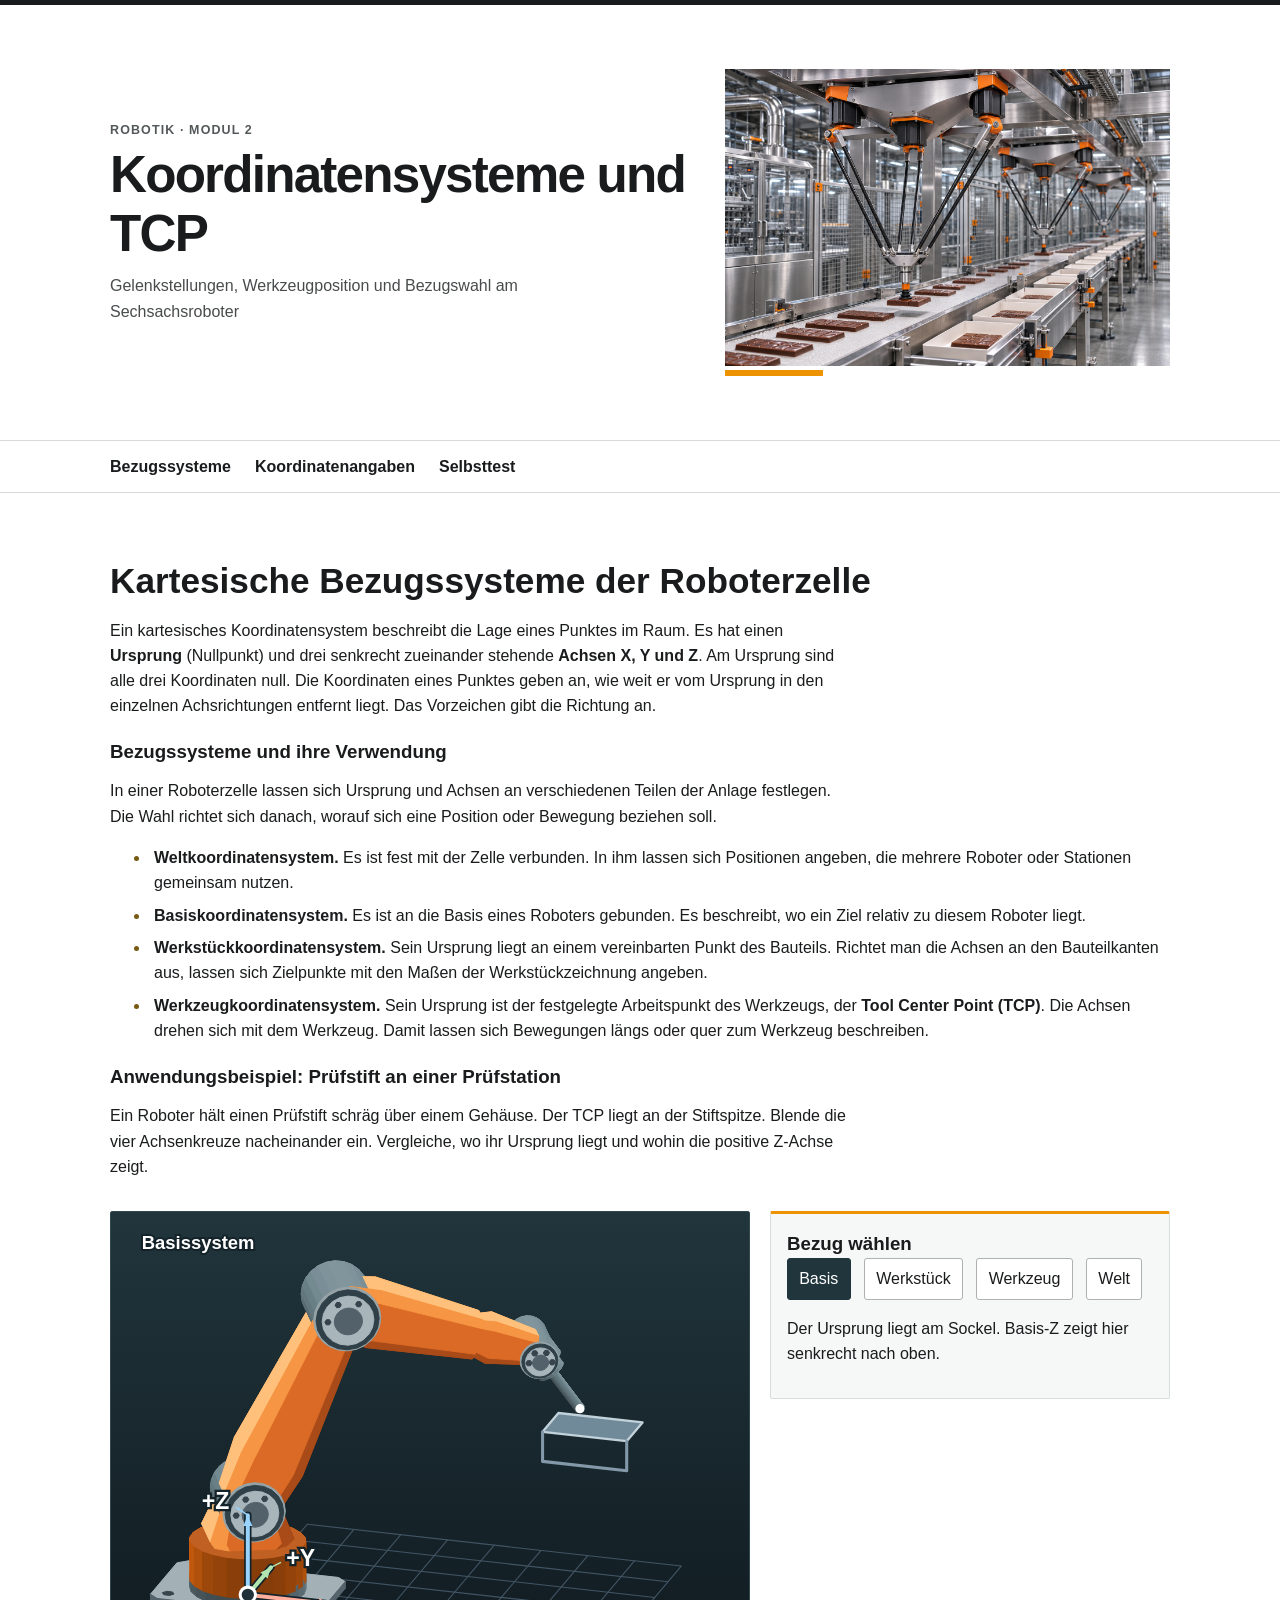
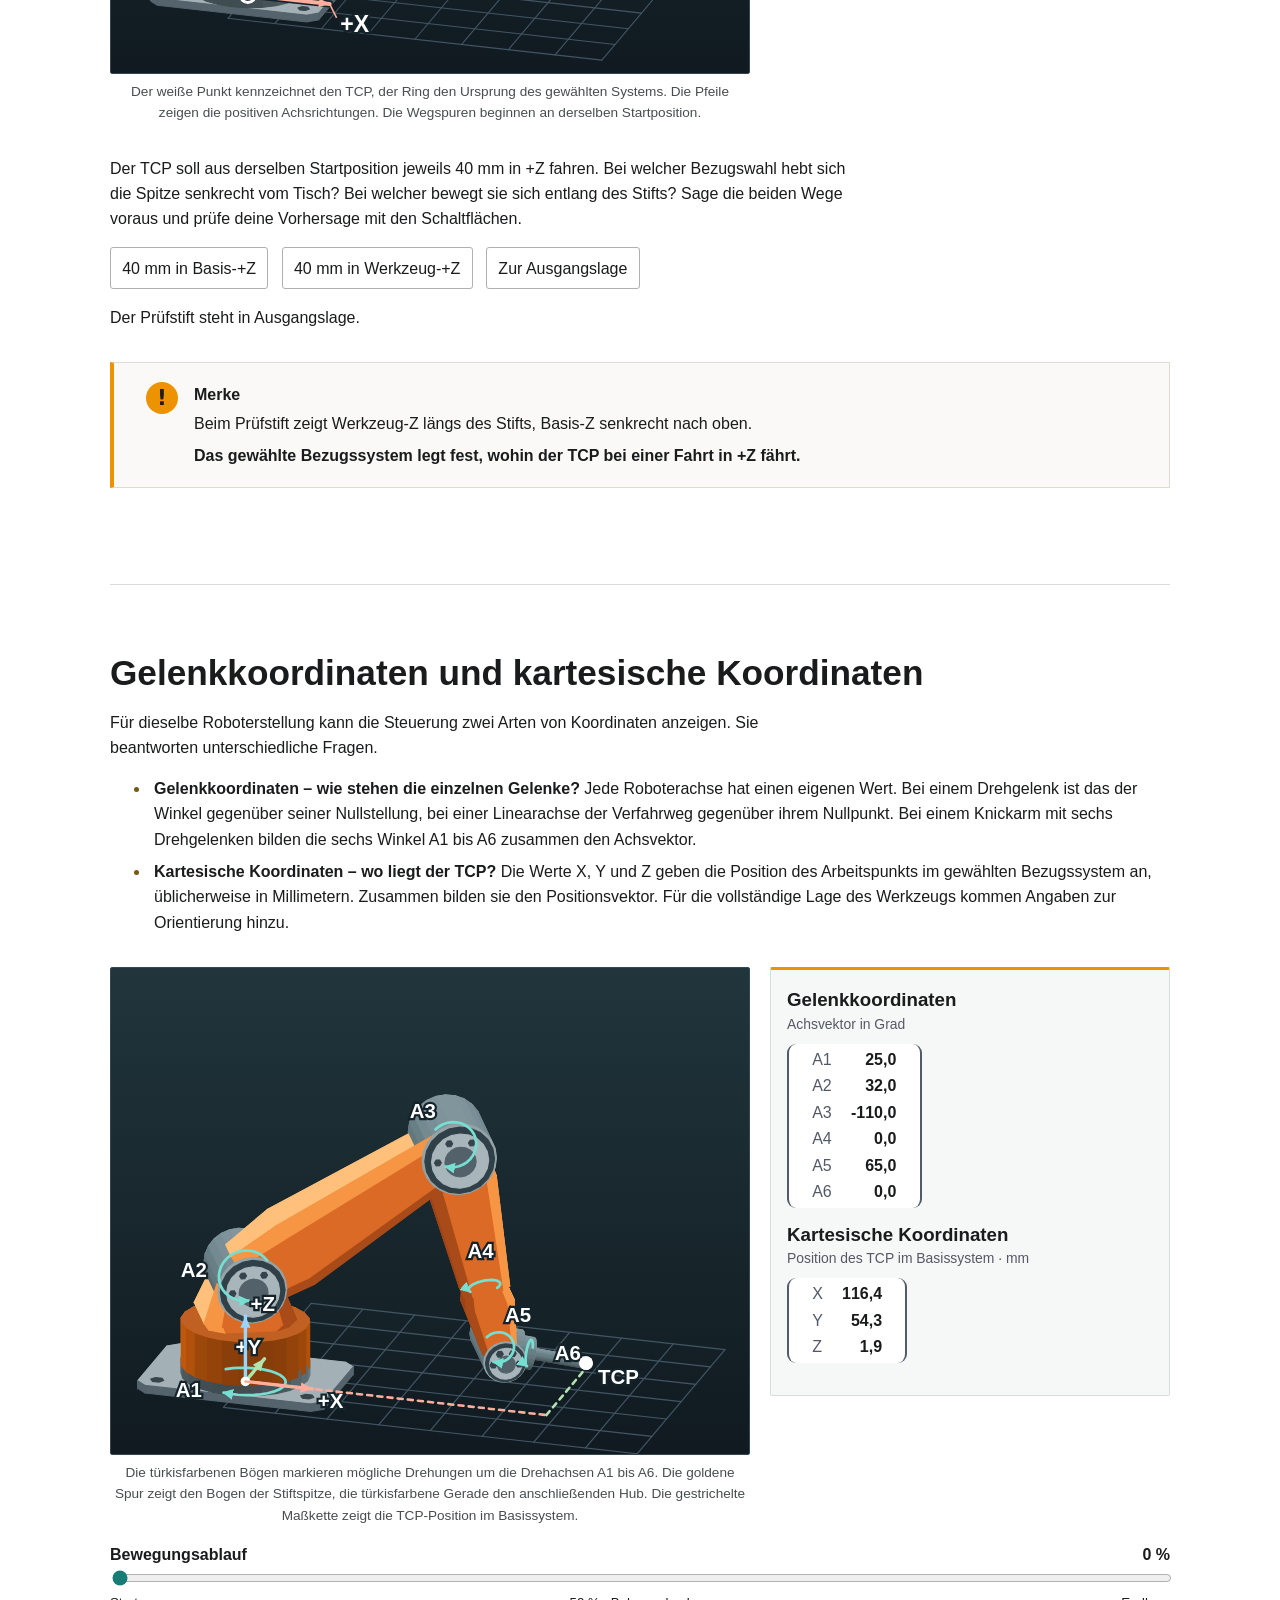
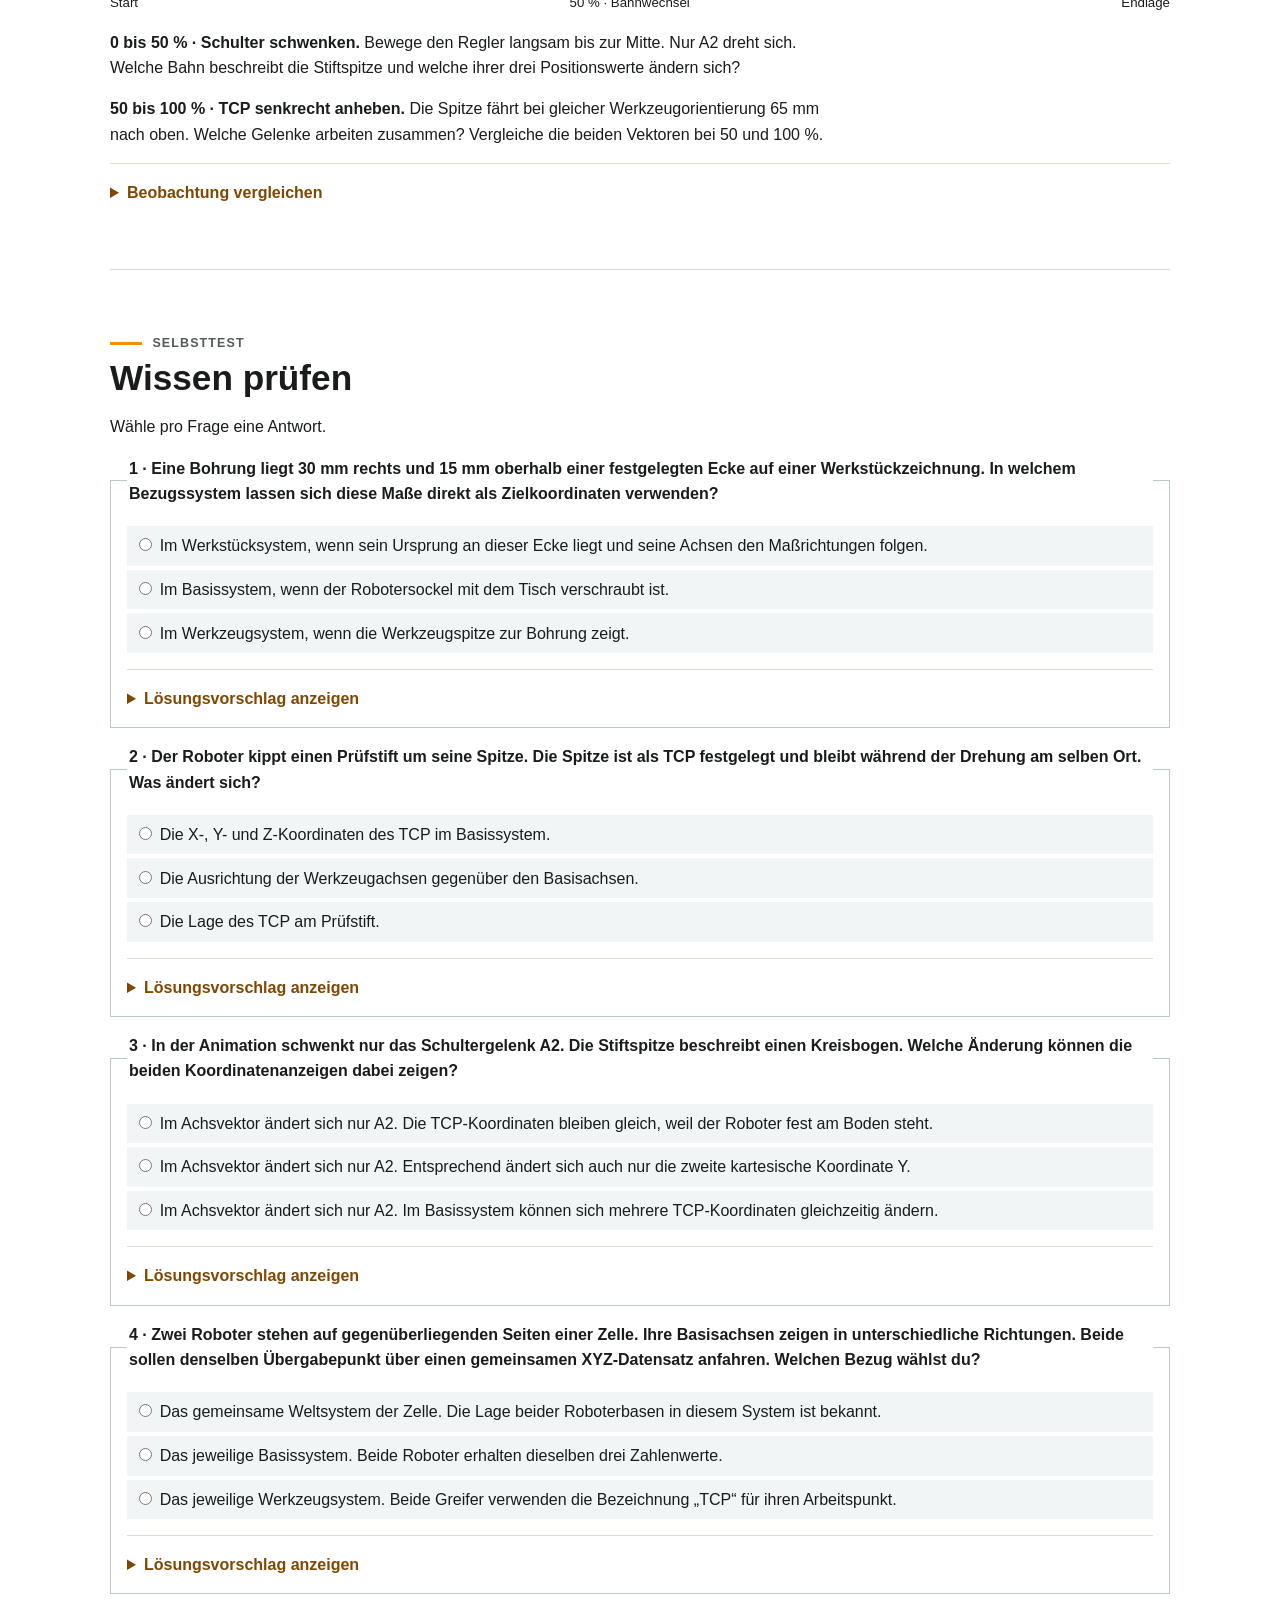
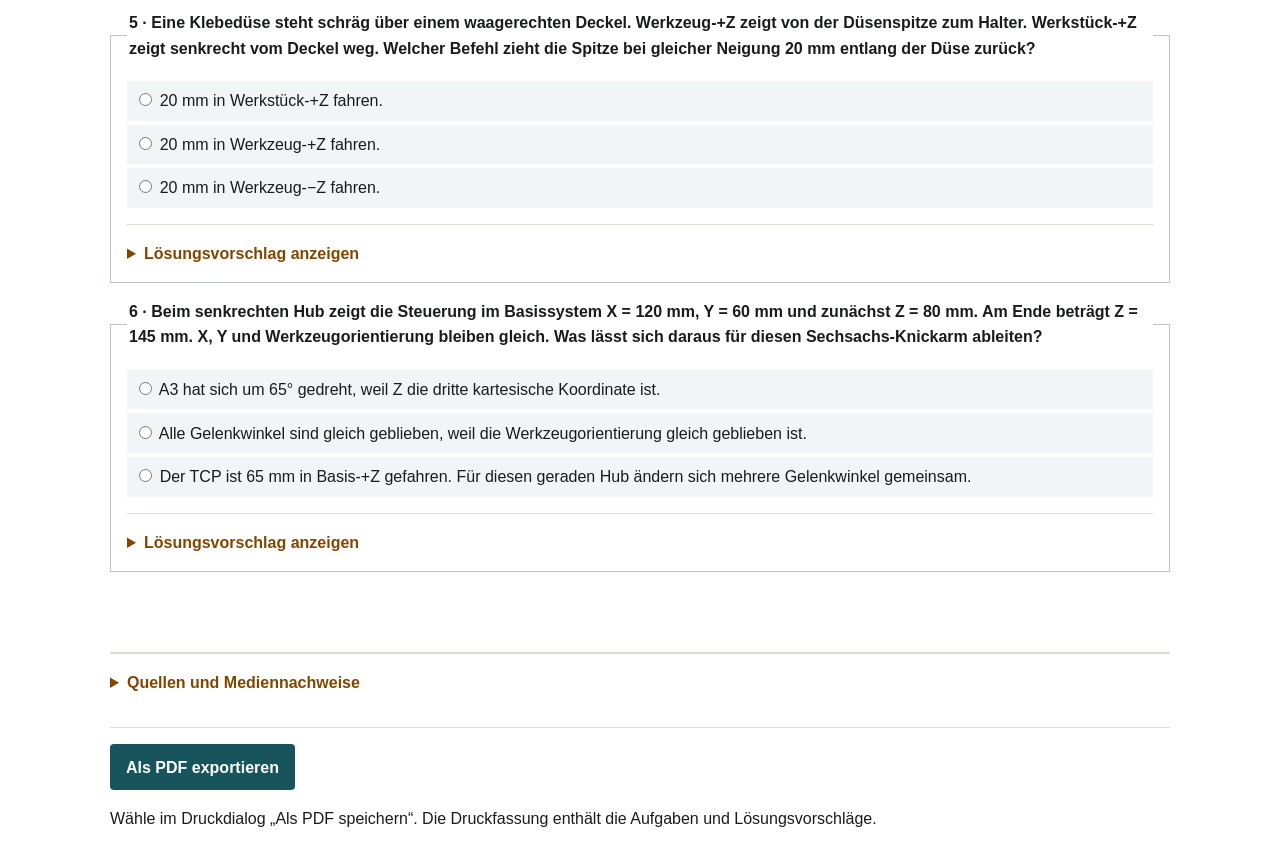
<file: site/modul-2_koordinaten.html>
<!doctype html>
<html lang="de">
<head>
<meta charset="utf-8"><meta name="viewport" content="width=device-width, initial-scale=1">
<title>Koordinatensysteme und TCP · Modul 2</title>
<link rel="stylesheet" href="robotik.css"><link rel="stylesheet" href="kinematiken/tm1115.css"><link rel="stylesheet" href="kinematiken/tm1115/hell.css"><link rel="stylesheet" href="kinematiken/tm1115/petrol.css"><link rel="stylesheet" href="koordinaten/modul.css">
<script defer src="koordinaten/achsmodell.js"></script>
<script defer src="koordinaten/modul.js"></script>
<script defer src="koordinaten/selbsttest.js"></script>
</head>
<body>
<a class="skip" href="#systeme">Zum Inhalt</a>
<header><div class="wrap hero module-hero"><div><p class="label">Robotik · Modul 2</p><h1>Koordinatensysteme und TCP</h1><p>Gelenkstellungen, Werkzeugposition und Bezugswahl am Sechsachsroboter</p></div><figure class="cover-photo"><img src="kinematiken/delta-verpackungslinie.png" width="1536" height="1024" alt="Illustration mehrerer Delta-Picker, die Schokolade vom Förderband in Verpackungen setzen."></figure></div></header>
<nav aria-label="Abschnitte"><div class="wrap"><a href="#systeme">Bezugssysteme</a><a href="#angaben">Koordinatenangaben</a><a href="#aufgabe">Selbsttest</a></div></nav>
<main class="wrap">
<section id="systeme"><h2>Kartesische Bezugssysteme der Roboterzelle</h2>
<p>Ein kartesisches Koordinatensystem beschreibt die Lage eines Punktes im Raum. Es hat einen <strong>Ursprung</strong> (Nullpunkt) und drei senkrecht zueinander stehende <strong>Achsen X, Y und Z</strong>. Am Ursprung sind alle drei Koordinaten null. Die Koordinaten eines Punktes geben an, wie weit er vom Ursprung in den einzelnen Achsrichtungen entfernt liegt. Das Vorzeichen gibt die Richtung an.</p>
<h3>Bezugssysteme und ihre Verwendung</h3>
<p>In einer Roboterzelle lassen sich Ursprung und Achsen an verschiedenen Teilen der Anlage festlegen. Die Wahl richtet sich danach, worauf sich eine Position oder Bewegung beziehen soll.</p>
<ul>
  <li><strong>Weltkoordinatensystem.</strong> Es ist fest mit der Zelle verbunden. In ihm lassen sich Positionen angeben, die mehrere Roboter oder Stationen gemeinsam nutzen.</li>
  <li><strong>Basiskoordinatensystem.</strong> Es ist an die Basis eines Roboters gebunden. Es beschreibt, wo ein Ziel relativ zu diesem Roboter liegt.</li>
  <li><strong>Werkstückkoordinatensystem.</strong> Sein Ursprung liegt an einem vereinbarten Punkt des Bauteils. Richtet man die Achsen an den Bauteilkanten aus, lassen sich Zielpunkte mit den Maßen der Werkstückzeichnung angeben.</li>
  <li><strong>Werkzeugkoordinatensystem.</strong> Sein Ursprung ist der festgelegte Arbeitspunkt des Werkzeugs, der <strong>Tool Center Point (TCP)</strong>. Die Achsen drehen sich mit dem Werkzeug. Damit lassen sich Bewegungen längs oder quer zum Werkzeug beschreiben.</li>
</ul>
<h3>Anwendungsbeispiel: Prüfstift an einer Prüfstation</h3>
<p>Ein Roboter hält einen Prüfstift schräg über einem Gehäuse. Der TCP liegt an der Stiftspitze. Blende die vier Achsenkreuze nacheinander ein. Vergleiche, wo ihr Ursprung liegt und wohin die positive Z-Achse zeigt.</p>
<div class="instrument"><figure><svg id="cell" viewBox="-10 -20 415 300" role="img" aria-label="Prüfstation mit wählbarem Achsenkreuz an Zelle, Sockel, Werkstück oder Prüfstift."></svg><figcaption>Der weiße Punkt kennzeichnet den TCP, der Ring den Ursprung des gewählten Systems. Die Pfeile zeigen die positiven Achsrichtungen. Die Wegspuren beginnen an derselben Startposition.</figcaption></figure>
<div class="panel"><h3>Bezug wählen</h3><div class="controls" id="frames"></div><p id="frame-note" role="status"></p></div></div>
<p>Der TCP soll aus derselben Startposition jeweils 40 mm in +Z fahren. Bei welcher Bezugswahl hebt sich die Spitze senkrecht vom Tisch? Bei welcher bewegt sie sich entlang des Stifts? Sage die beiden Wege voraus und prüfe deine Vorhersage mit den Schaltflächen.</p>
<div class="controls"><button id="base-step">40 mm in Basis-+Z</button><button id="tool-step">40 mm in Werkzeug-+Z</button><button id="reset">Zur Ausgangslage</button></div><p id="step-note" role="status">Der Prüfstift steht in Ausgangslage.</p>
<aside class="merkbox" aria-label="Merke"><span class="merkbox-icon" aria-hidden="true">!</span><div><strong>Merke</strong><p>Beim Prüfstift zeigt Werkzeug-Z längs des Stifts, Basis-Z senkrecht nach oben.</p><b>Das gewählte Bezugssystem legt fest, wohin der TCP bei einer Fahrt in +Z fährt.</b></div></aside>
</section>
<section id="angaben"><h2>Gelenkkoordinaten und kartesische Koordinaten</h2>
<p>Für dieselbe Roboterstellung kann die Steuerung zwei Arten von Koordinaten anzeigen. Sie beantworten unterschiedliche Fragen.</p>
<ul>
  <li><strong>Gelenkkoordinaten – wie stehen die einzelnen Gelenke?</strong> Jede Roboterachse hat einen eigenen Wert. Bei einem Drehgelenk ist das der Winkel gegenüber seiner Nullstellung, bei einer Linearachse der Verfahrweg gegenüber ihrem Nullpunkt. Bei einem Knickarm mit sechs Drehgelenken bilden die sechs Winkel A1 bis A6 zusammen den Achsvektor.</li>
  <li><strong>Kartesische Koordinaten – wo liegt der TCP?</strong> Die Werte X, Y und Z geben die Position des Arbeitspunkts im gewählten Bezugssystem an, üblicherweise in Millimetern. Zusammen bilden sie den Positionsvektor. Für die vollständige Lage des Werkzeugs kommen Angaben zur Orientierung hinzu.</li>
</ul>
<div class="instrument"><figure><svg id="motion" viewBox="0 -14 375 286" role="img" aria-label="Räumliche Skizze des Sechsachsarms. Die Gelenke A1 bis A6 führen zur markierten Stiftspitze. Die Spur folgt dem TCP."></svg><figcaption>Die türkisfarbenen Bögen markieren mögliche Drehungen um die Drehachsen A1 bis A6. Die goldene Spur zeigt den Bogen der Stiftspitze, die türkisfarbene Gerade den anschließenden Hub. Die gestrichelte Maßkette zeigt die TCP-Position im Basissystem.</figcaption></figure>
<div class="panel"><h3>Gelenkkoordinaten</h3><p class="caption">Achsvektor in Grad</p><dl id="angles"></dl>
<h3>Kartesische Koordinaten</h3><p class="caption">Position des TCP im Basissystem · mm</p><dl id="position"></dl></div></div>
<label class="range" for="travel">Bewegungsablauf <output id="percent" for="travel">0 %</output></label>
<input id="travel" type="range" min="0" max="100" value="0" step="1">
<div class="ticks"><span>Start</span><span>50 % · Bahnwechsel</span><span>Endlage</span></div>
<p><strong>0 bis 50 % · Schulter schwenken.</strong> Bewege den Regler langsam bis zur Mitte. Nur A2 dreht sich. Welche Bahn beschreibt die Stiftspitze und welche ihrer drei Positionswerte ändern sich?</p>
<p><strong>50 bis 100 % · TCP senkrecht anheben.</strong> Die Spitze fährt bei gleicher Werkzeugorientierung 65 mm nach oben. Welche Gelenke arbeiten zusammen? Vergleiche die beiden Vektoren bei 50 und 100 %.</p>
<details><summary>Beobachtung vergleichen</summary><p>Beim Schwenken beschreibt der TCP einen Kreisbogen. Da der Arm schräg zu den Basisachsen steht, ändern sich X, Y und Z. Beim senkrechten Hub ändern sich A2, A3 und A5 gemeinsam. In den kartesischen Koordinaten wächst nur Z.</p></details>
</section>
<section id="aufgabe"><p class="label">Selbsttest</p><h2>Wissen prüfen</h2><p>Wähle pro Frage eine Antwort.</p>
<fieldset class="test-question"><legend>1 · Eine Bohrung liegt 30 mm rechts und 15 mm oberhalb einer festgelegten Ecke auf einer Werkstückzeichnung. In welchem Bezugssystem lassen sich diese Maße direkt als Zielkoordinaten verwenden?</legend>
<label><input type="radio" name="frage-1" data-correct data-hint="Richtig. Ursprung und Achsen stimmen mit der Bemaßung der Zeichnung überein."> Im Werkstücksystem, wenn sein Ursprung an dieser Ecke liegt und seine Achsen den Maßrichtungen folgen. <strong class="answer-mark" hidden></strong></label>
<label><input type="radio" name="frage-1" data-hint="Die Befestigung legt den Bezug zur bemaßten Ecke noch nicht fest."> Im Basissystem, wenn der Robotersockel mit dem Tisch verschraubt ist. <strong class="answer-mark" hidden></strong></label>
<label><input type="radio" name="frage-1" data-hint="Woran ist der Ursprung der Zeichnungsmaße gebunden?"> Im Werkzeugsystem, wenn die Werkzeugspitze zur Bohrung zeigt. <strong class="answer-mark" hidden></strong></label>
<p role="status"></p><details><summary>Lösungsvorschlag anzeigen</summary><p>Im Werkstücksystem, wenn sein Ursprung an dieser Ecke liegt und seine Achsen den Maßrichtungen folgen. Ursprung und Achsen stimmen mit der Bemaßung der Zeichnung überein.</p></details></fieldset>
<fieldset class="test-question"><legend>2 · Der Roboter kippt einen Prüfstift um seine Spitze. Die Spitze ist als TCP festgelegt und bleibt während der Drehung am selben Ort. Was ändert sich?</legend>
<label><input type="radio" name="frage-2" data-hint="Betrachte den Punkt, um den gekippt wird."> Die X-, Y- und Z-Koordinaten des TCP im Basissystem. <strong class="answer-mark" hidden></strong></label>
<label><input type="radio" name="frage-2" data-correct data-hint="Richtig. Die Werkzeugachsen drehen sich mit dem Stift, während die Spitze am selben Ort bleibt."> Die Ausrichtung der Werkzeugachsen gegenüber den Basisachsen. <strong class="answer-mark" hidden></strong></label>
<label><input type="radio" name="frage-2" data-hint="Der Arbeitspunkt ist an der Spitze des Stifts festgelegt."> Die Lage des TCP am Prüfstift. <strong class="answer-mark" hidden></strong></label>
<p role="status"></p><details><summary>Lösungsvorschlag anzeigen</summary><p>Die Ausrichtung der Werkzeugachsen gegenüber den Basisachsen. Die Werkzeugachsen drehen sich mit dem Stift, während die Spitze am selben Ort bleibt.</p></details></fieldset>
<fieldset class="test-question"><legend>3 · In der Animation schwenkt nur das Schultergelenk A2. Die Stiftspitze beschreibt einen Kreisbogen. Welche Änderung können die beiden Koordinatenanzeigen dabei zeigen?</legend>
<label><input type="radio" name="frage-3" data-hint="Der Sockel steht fest. Verfolge die Spitze auf ihrem Kreisbogen."> Im Achsvektor ändert sich nur A2. Die TCP-Koordinaten bleiben gleich, weil der Roboter fest am Boden steht. <strong class="answer-mark" hidden></strong></label>
<label><input type="radio" name="frage-3" data-hint="Die Nummer des Gelenks bestimmt keine kartesische Richtung."> Im Achsvektor ändert sich nur A2. Entsprechend ändert sich auch nur die zweite kartesische Koordinate Y. <strong class="answer-mark" hidden></strong></label>
<label><input type="radio" name="frage-3" data-correct data-hint="Richtig. Die Gelenkdrehung bewegt die Spitze auf einem Bogen, der sich auf mehrere Basisachsen projiziert."> Im Achsvektor ändert sich nur A2. Im Basissystem können sich mehrere TCP-Koordinaten gleichzeitig ändern. <strong class="answer-mark" hidden></strong></label>
<p role="status"></p><details><summary>Lösungsvorschlag anzeigen</summary><p>Im Achsvektor ändert sich nur A2. Im Basissystem können sich mehrere TCP-Koordinaten gleichzeitig ändern. Die Gelenkdrehung bewegt die Spitze auf einem Bogen, der sich auf mehrere Basisachsen projiziert.</p></details></fieldset>
<fieldset class="test-question"><legend>4 · Zwei Roboter stehen auf gegenüberliegenden Seiten einer Zelle. Ihre Basisachsen zeigen in unterschiedliche Richtungen. Beide sollen denselben Übergabepunkt über einen gemeinsamen XYZ-Datensatz anfahren. Welchen Bezug wählst du?</legend>
<label><input type="radio" name="frage-4" data-correct data-hint="Richtig. Der gemeinsame Ursprung und die gemeinsamen Achsrichtungen geben dem Datensatz für beide Roboter dieselbe Bedeutung."> Das gemeinsame Weltsystem der Zelle. Die Lage beider Roboterbasen in diesem System ist bekannt. <strong class="answer-mark" hidden></strong></label>
<label><input type="radio" name="frage-4" data-hint="Vergleiche die beiden Ursprünge und Achsrichtungen."> Das jeweilige Basissystem. Beide Roboter erhalten dieselben drei Zahlenwerte. <strong class="answer-mark" hidden></strong></label>
<label><input type="radio" name="frage-4" data-hint="Jeder Greifer führt sein eigenes Werkzeugkoordinatensystem mit."> Das jeweilige Werkzeugsystem. Beide Greifer verwenden die Bezeichnung „TCP“ für ihren Arbeitspunkt. <strong class="answer-mark" hidden></strong></label>
<p role="status"></p><details><summary>Lösungsvorschlag anzeigen</summary><p>Das gemeinsame Weltsystem der Zelle. Die Lage beider Roboterbasen in diesem System ist bekannt. Der gemeinsame Ursprung und die gemeinsamen Achsrichtungen geben dem Datensatz für beide Roboter dieselbe Bedeutung.</p></details></fieldset>
<fieldset class="test-question"><legend>5 · Eine Klebedüse steht schräg über einem waagerechten Deckel. Werkzeug-+Z zeigt von der Düsenspitze zum Halter. Werkstück-+Z zeigt senkrecht vom Deckel weg. Welcher Befehl zieht die Spitze bei gleicher Neigung 20 mm entlang der Düse zurück?</legend>
<label><input type="radio" name="frage-5" data-hint="Diese Richtung führt senkrecht vom Deckel weg. Vergleiche sie mit der Düsenachse."> 20 mm in Werkstück-+Z fahren. <strong class="answer-mark" hidden></strong></label>
<label><input type="radio" name="frage-5" data-correct data-hint="Richtig. Werkzeug-+Z verläuft entlang der Düse von der Spitze zum Halter."> 20 mm in Werkzeug-+Z fahren. <strong class="answer-mark" hidden></strong></label>
<label><input type="radio" name="frage-5" data-hint="Prüfe, welches Vorzeichen die Richtung zum Halter bezeichnet."> 20 mm in Werkzeug-−Z fahren. <strong class="answer-mark" hidden></strong></label>
<p role="status"></p><details><summary>Lösungsvorschlag anzeigen</summary><p>20 mm in Werkzeug-+Z fahren. Werkzeug-+Z verläuft entlang der Düse von der Spitze zum Halter.</p></details></fieldset>
<fieldset class="test-question"><legend>6 · Beim senkrechten Hub zeigt die Steuerung im Basissystem X = 120 mm, Y = 60 mm und zunächst Z = 80 mm. Am Ende beträgt Z = 145 mm. X, Y und Werkzeugorientierung bleiben gleich. Was lässt sich daraus für diesen Sechsachs-Knickarm ableiten?</legend>
<label><input type="radio" name="frage-6" data-hint="Vergleiche die Einheit des Hubs mit der Einheit eines Gelenkwinkels."> A3 hat sich um 65° gedreht, weil Z die dritte kartesische Koordinate ist. <strong class="answer-mark" hidden></strong></label>
<label><input type="radio" name="frage-6" data-hint="Auch bei gleicher Orientierung muss der Arm die Spitze an eine neue Position bringen."> Alle Gelenkwinkel sind gleich geblieben, weil die Werkzeugorientierung gleich geblieben ist. <strong class="answer-mark" hidden></strong></label>
<label><input type="radio" name="frage-6" data-correct data-hint="Richtig. Die Höhendifferenz beträgt 145 mm − 80 mm. Schulter, Ellenbogen und Handgelenk führen den geraden Hub gemeinsam aus."> Der TCP ist 65 mm in Basis-+Z gefahren. Für diesen geraden Hub ändern sich mehrere Gelenkwinkel gemeinsam. <strong class="answer-mark" hidden></strong></label>
<p role="status"></p><details><summary>Lösungsvorschlag anzeigen</summary><p>Der TCP ist 65 mm in Basis-+Z gefahren. Für diesen geraden Hub ändern sich mehrere Gelenkwinkel gemeinsam. Die Höhendifferenz beträgt 145 mm − 80 mm. Schulter, Ellenbogen und Handgelenk führen den geraden Hub gemeinsam aus.</p></details></fieldset>
</section>
<footer class="module-sources"><details><summary>Quellen und Mediennachweise</summary><p>Das Titelbild ist die KI-generierte Illustration der Delta-Picker-Verpackungslinie aus Modul 1. Zeichnungen und Bewegungsmodelle sind Eigenanfertigungen für den Robotikkurs der Rudolf-Diesel-Fachschule Nürnberg. Alle Rechte vorbehalten.</p></details></footer>
<div class="pdf-export">
  <button type="button" id="export-pdf">Als PDF exportieren</button>
  <p>Wähle im Druckdialog „Als PDF speichern“. Die Druckfassung enthält die Aufgaben und Lösungsvorschläge.</p>
</div>
</main></body></html>
</file>
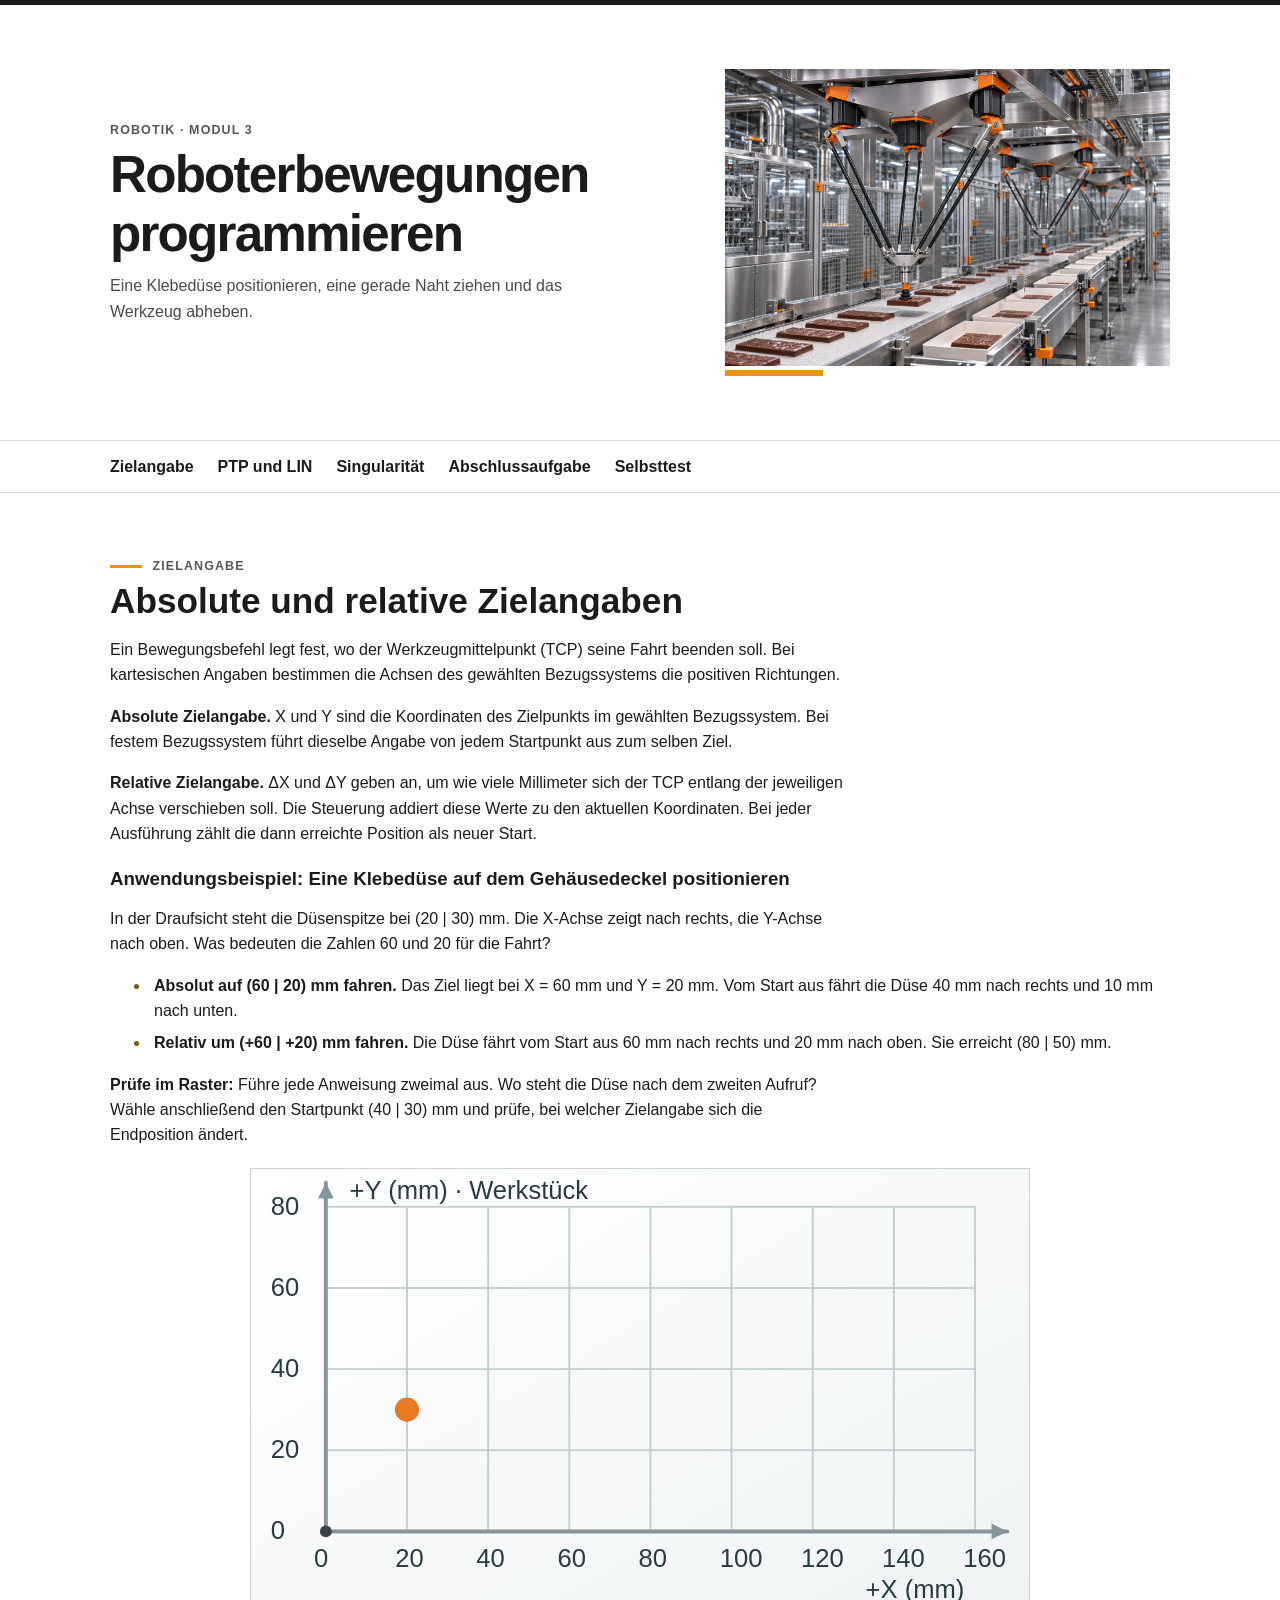
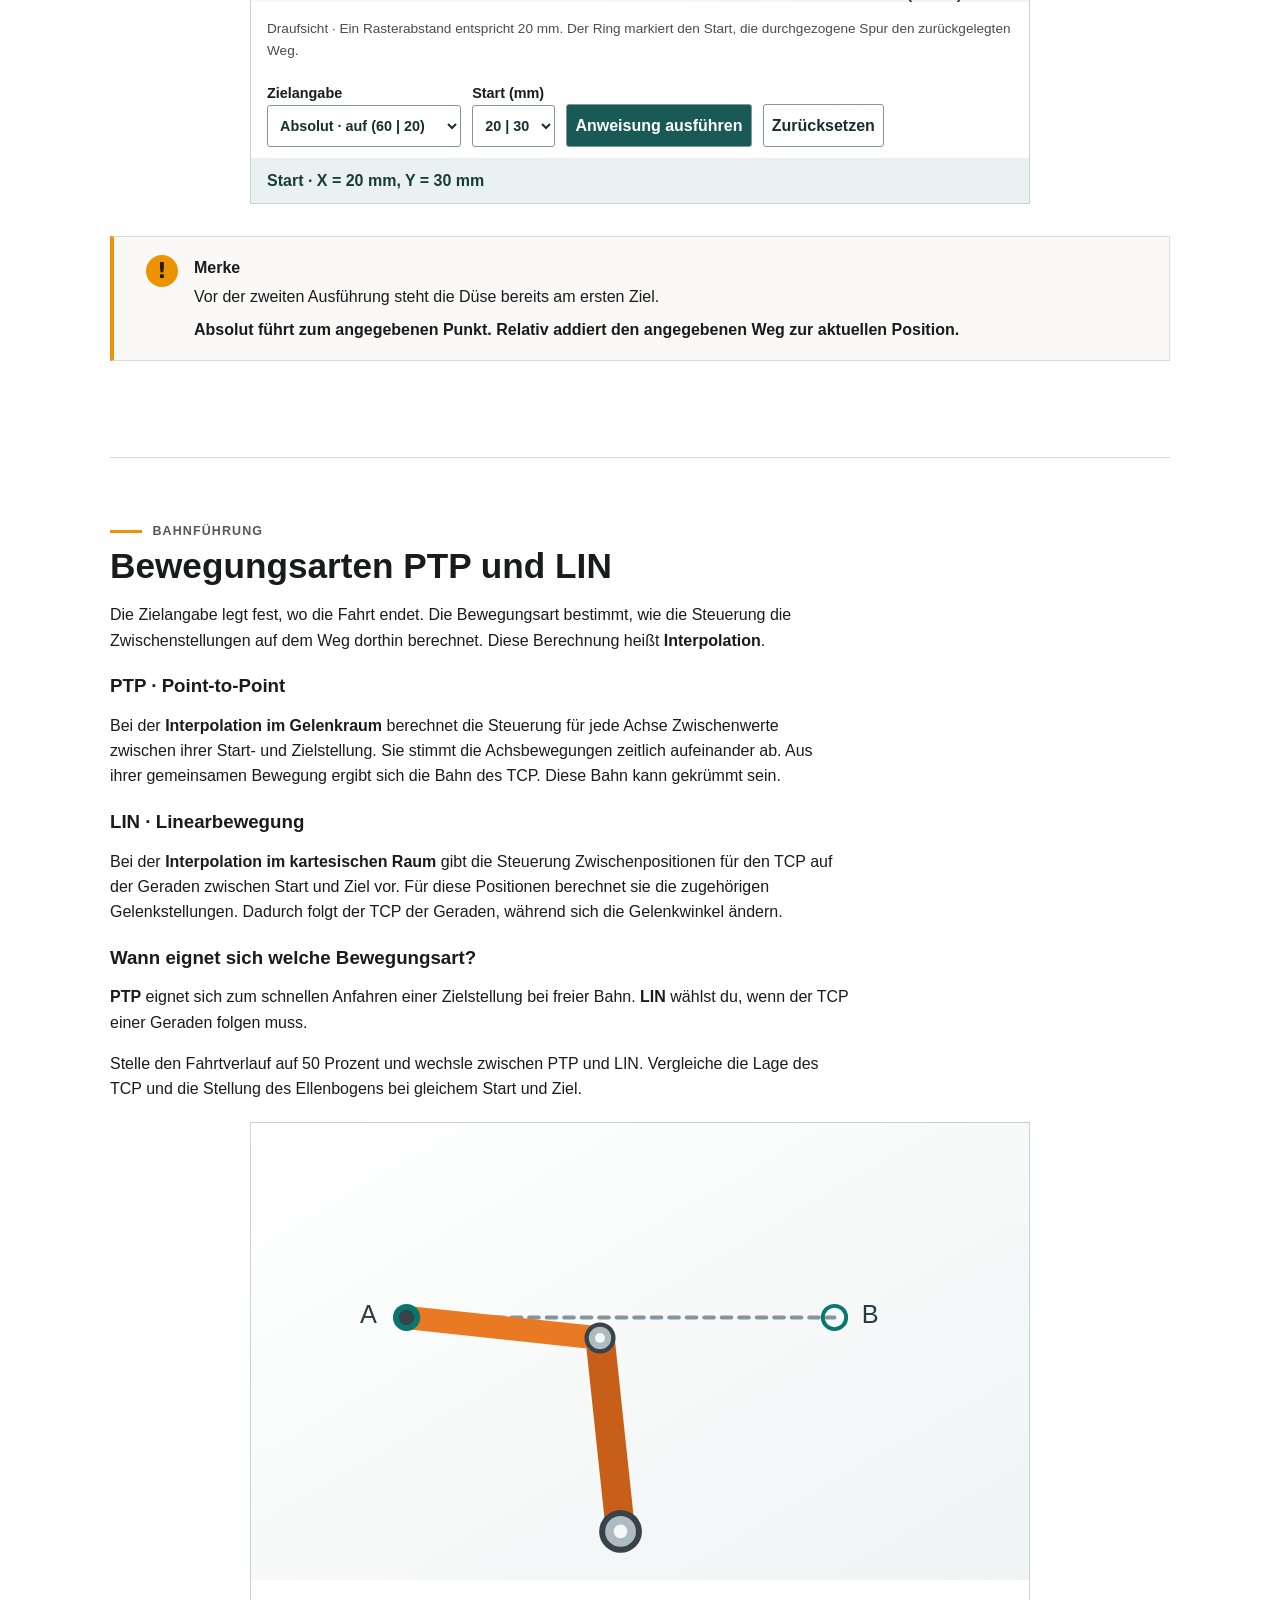
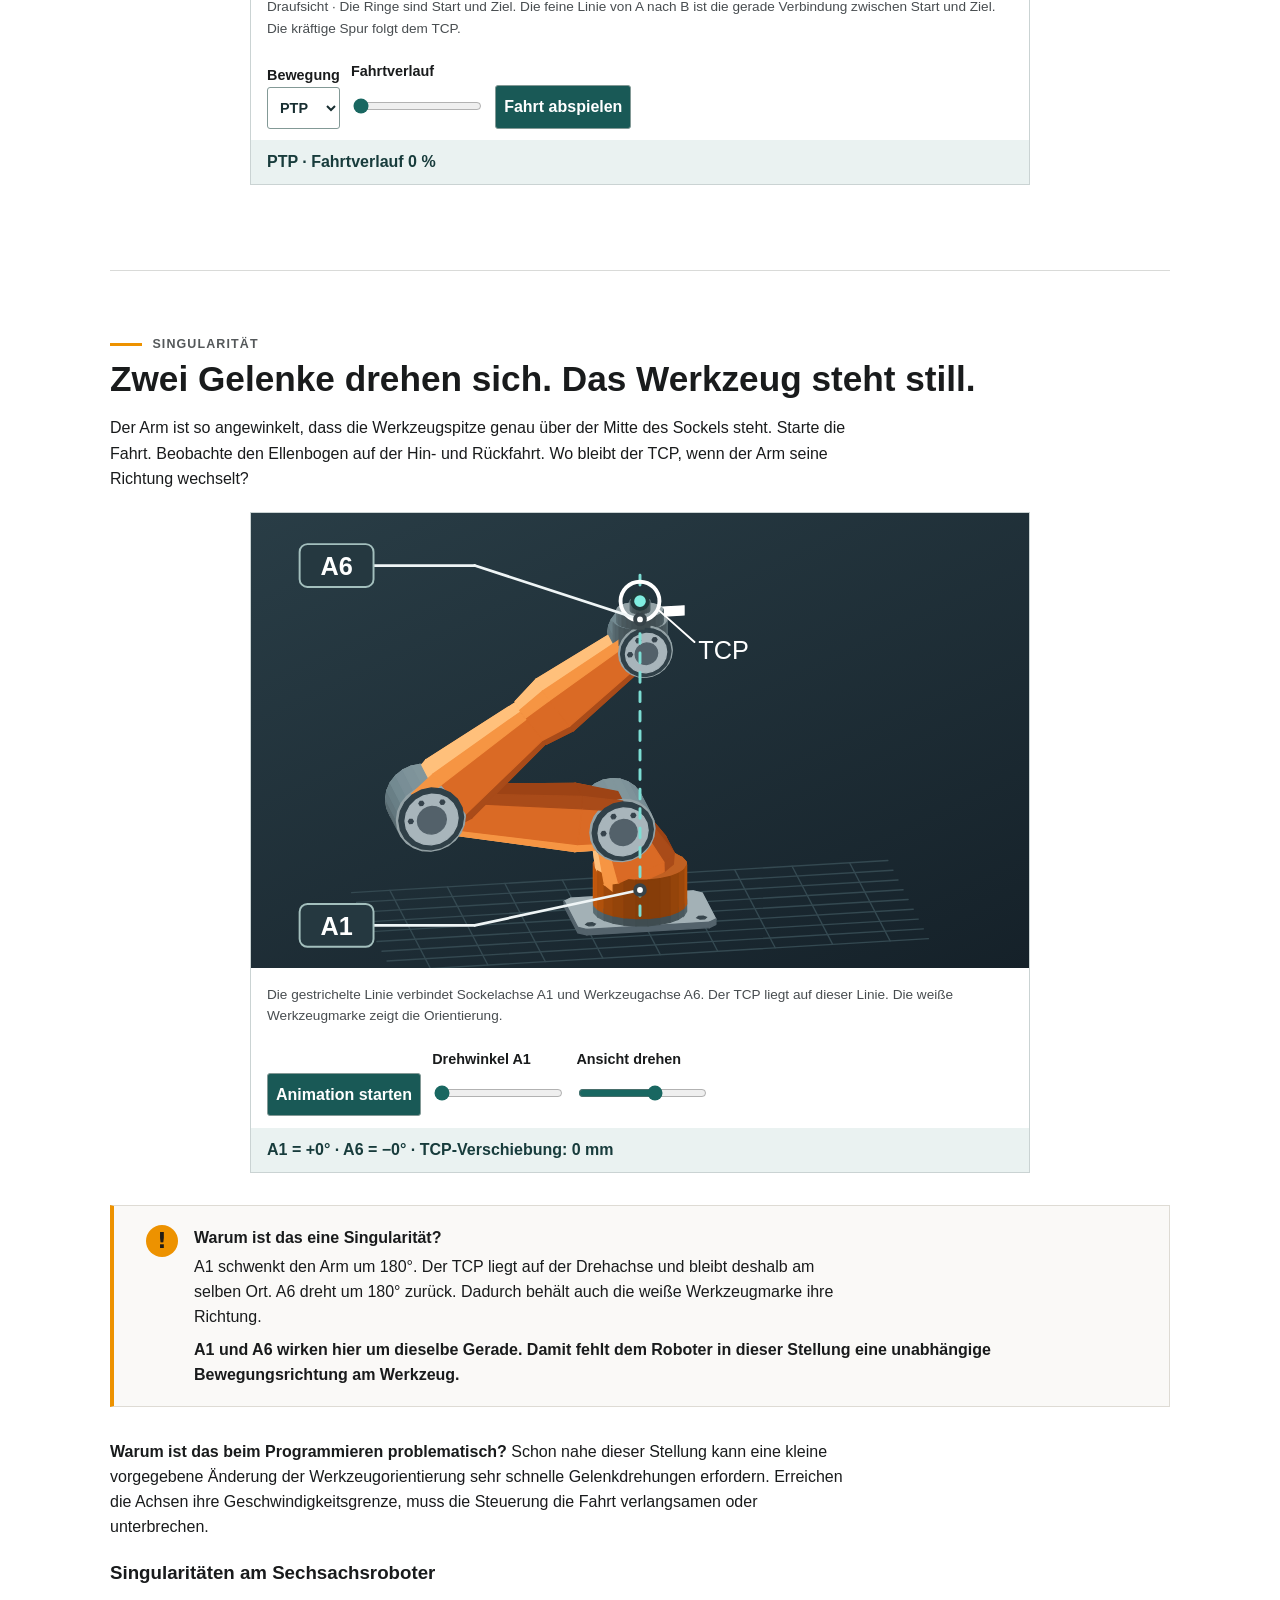
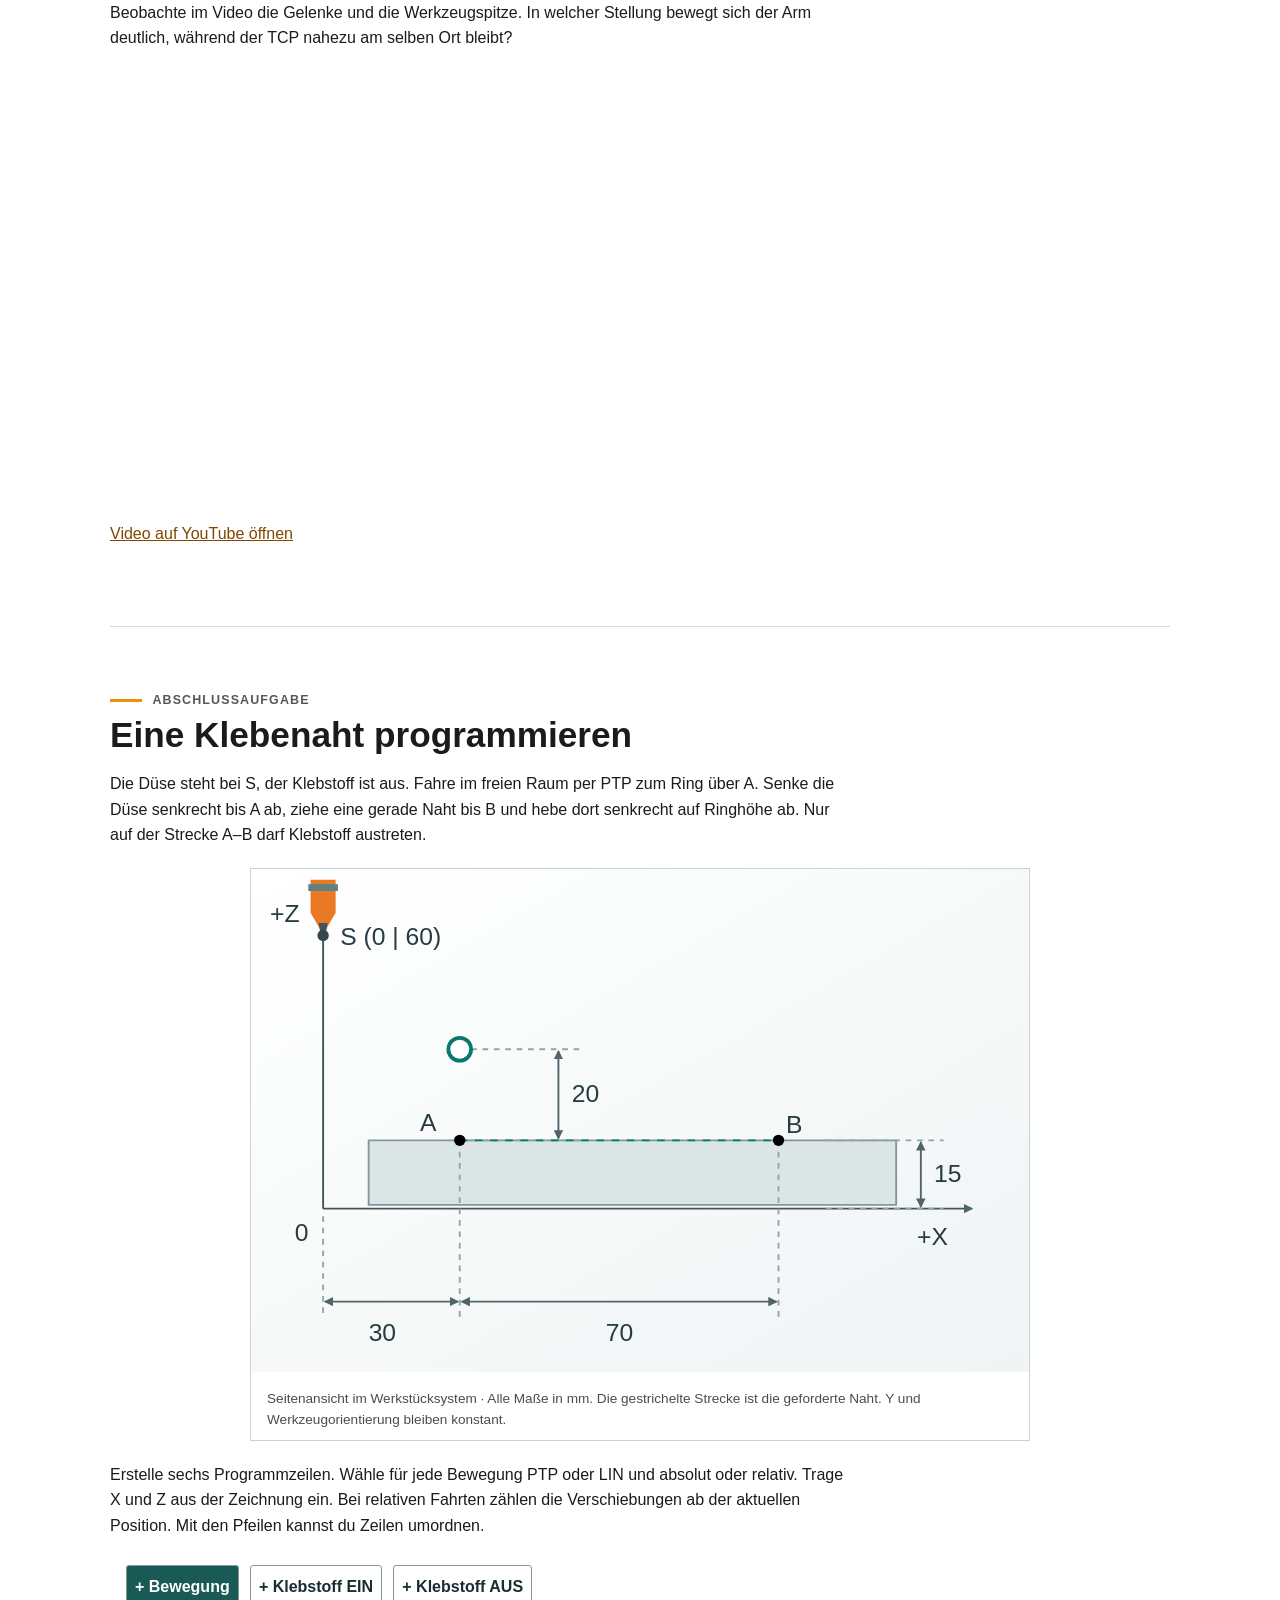
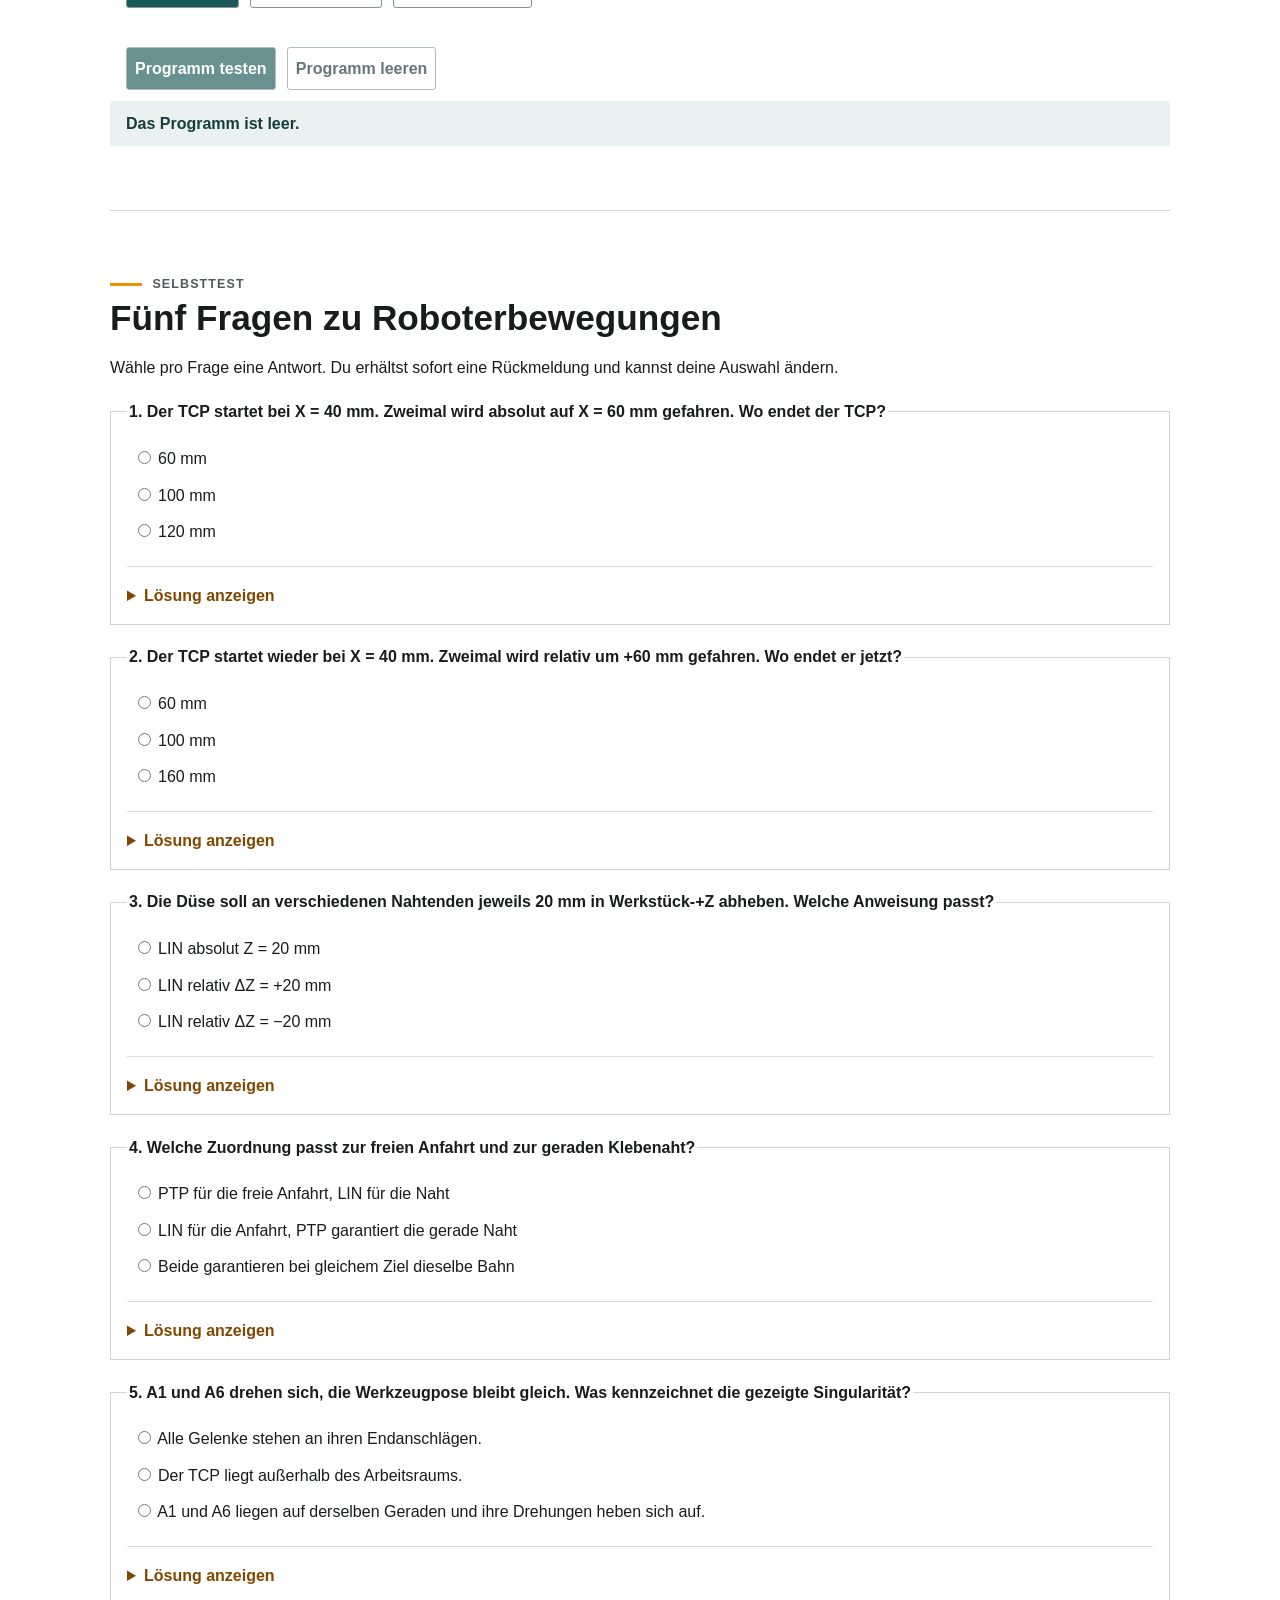
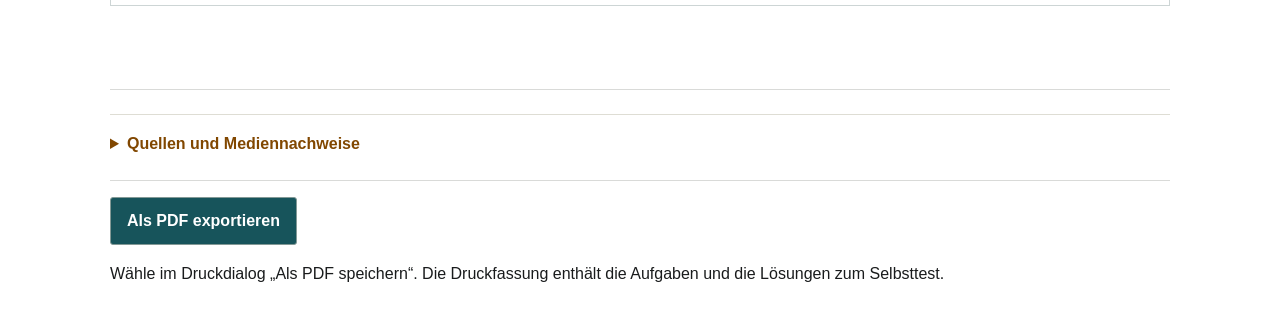
<file: site/modul-3_bewegungen.html>
<!doctype html>
<html lang="de"><head>
<meta charset="utf-8"><meta name="viewport" content="width=device-width, initial-scale=1">
<title>Roboterbewegungen programmieren · Modul 3</title>
<link rel="stylesheet" href="robotik.css"><link rel="stylesheet" href="kinematiken/tm1115.css"><link rel="stylesheet" href="bewegungen/modul.css">
<script defer src="bewegungen/modul.js"></script><script defer src="bewegungen/handachsen.js"></script><script defer src="bewegungen/abschluss.js"></script><script defer src="koordinaten/selbsttest.js"></script></head><body>
<a class="skip" href="#ziel">Zum Inhalt</a>
<header><div class="wrap hero module-hero"><div><p class="label">Robotik · Modul 3</p><h1>Roboterbewegungen programmieren</h1><p>Eine Klebedüse positionieren, eine gerade Naht ziehen und das Werkzeug abheben.</p></div><figure class="cover-photo"><img src="kinematiken/delta-verpackungslinie.png" width="1536" height="1024" alt="Illustration mehrerer Delta-Picker, die Schokolade vom Förderband in Verpackungen setzen."></figure></div></header>
<nav aria-label="Abschnitte"><div class="wrap"><a href="#ziel">Zielangabe</a><a href="#bahn">PTP und LIN</a><a href="#singularitaet">Singularität</a><a href="#ablauf">Abschlussaufgabe</a><a href="#aufgabe">Selbsttest</a></div></nav>
<main class="wrap"><section id="ziel"><p class="label">Zielangabe</p><h2>Absolute und relative Zielangaben</h2>
<p>Ein Bewegungsbefehl legt fest, wo der Werkzeugmittelpunkt (TCP) seine Fahrt beenden soll. Bei kartesischen Angaben bestimmen die Achsen des gewählten Bezugssystems die positiven Richtungen.</p>
<p><strong>Absolute Zielangabe.</strong> X und Y sind die Koordinaten des Zielpunkts im gewählten Bezugssystem. Bei festem Bezugssystem führt dieselbe Angabe von jedem Startpunkt aus zum selben Ziel.</p>
<p><strong>Relative Zielangabe.</strong> ΔX und ΔY geben an, um wie viele Millimeter sich der TCP entlang der jeweiligen Achse verschieben soll. Die Steuerung addiert diese Werte zu den aktuellen Koordinaten. Bei jeder Ausführung zählt die dann erreichte Position als neuer Start.</p>
<h3>Anwendungsbeispiel: Eine Klebedüse auf dem Gehäusedeckel positionieren</h3>
<p>In der Draufsicht steht die Düsenspitze bei (20 | 30) mm. Die X-Achse zeigt nach rechts, die Y-Achse nach oben. Was bedeuten die Zahlen 60 und 20 für die Fahrt?</p>
<ul><li><strong>Absolut auf (60 | 20) mm fahren.</strong> Das Ziel liegt bei X = 60 mm und Y = 20 mm. Vom Start aus fährt die Düse 40 mm nach rechts und 10 mm nach unten.</li>
<li><strong>Relativ um (+60 | +20) mm fahren.</strong> Die Düse fährt vom Start aus 60 mm nach rechts und 20 mm nach oben. Sie erreicht (80 | 50) mm.</li></ul>
<p><strong>Prüfe im Raster:</strong> Führe jede Anweisung zweimal aus. Wo steht die Düse nach dem zweiten Aufruf? Wähle anschließend den Startpunkt (40 | 30) mm und prüfe, bei welcher Zielangabe sich die Endposition ändert.</p>
<figure class="experiment"><svg id="xy" viewBox="0 0 395 220" role="img" aria-label="Draufsicht mit Millimeterraster, festem Ursprung und beweglichem TCP."></svg><figcaption>Draufsicht · Ein Rasterabstand entspricht 20 mm. Der Ring markiert den Start, die durchgezogene Spur den zurückgelegten Weg.</figcaption><div class="controls"><label>Zielangabe <select id="mode"><option value="abs">Absolut · auf (60 | 20)</option><option value="rel">Relativ · um (+60 | +20)</option></select></label><label>Start (mm) <select id="origin"><option value="20">20 | 30</option><option value="40">40 | 30</option></select></label><button type="button" id="xy-go">Anweisung ausführen</button><button type="button" id="xy-reset">Zurücksetzen</button></div><output id="xy-status" aria-live="polite"></output></figure>
<aside class="merkbox" aria-label="Merke"><span class="merkbox-icon" aria-hidden="true">!</span><div><strong>Merke</strong><p>Vor der zweiten Ausführung steht die Düse bereits am ersten Ziel.</p><b>Absolut führt zum angegebenen Punkt. Relativ addiert den angegebenen Weg zur aktuellen Position.</b></div></aside></section>
<section id="bahn"><p class="label">Bahnführung</p><h2>Bewegungsarten PTP und LIN</h2>
<p>Die Zielangabe legt fest, wo die Fahrt endet. Die Bewegungsart bestimmt, wie die Steuerung die Zwischenstellungen auf dem Weg dorthin berechnet. Diese Berechnung heißt <strong>Interpolation</strong>.</p>
<h3>PTP · Point-to-Point</h3><p>Bei der <strong>Interpolation im Gelenkraum</strong> berechnet die Steuerung für jede Achse Zwischenwerte zwischen ihrer Start- und Zielstellung. Sie stimmt die Achsbewegungen zeitlich aufeinander ab. Aus ihrer gemeinsamen Bewegung ergibt sich die Bahn des TCP. Diese Bahn kann gekrümmt sein.</p>
<h3>LIN · Linearbewegung</h3><p>Bei der <strong>Interpolation im kartesischen Raum</strong> gibt die Steuerung Zwischenpositionen für den TCP auf der Geraden zwischen Start und Ziel vor. Für diese Positionen berechnet sie die zugehörigen Gelenkstellungen. Dadurch folgt der TCP der Geraden, während sich die Gelenkwinkel ändern.</p>
<h3>Wann eignet sich welche Bewegungsart?</h3>
<p><strong>PTP</strong> eignet sich zum schnellen Anfahren einer Zielstellung bei freier Bahn. <strong>LIN</strong> wählst du, wenn der TCP einer Geraden folgen muss.</p>
<p>Stelle den Fahrtverlauf auf 50 Prozent und wechsle zwischen PTP und LIN. Vergleiche die Lage des TCP und die Stellung des Ellenbogens bei gleichem Start und Ziel.</p>
<figure class="experiment"><svg id="arm" viewBox="0 0 400 235" role="img" aria-label="Draufsicht eines zweigliedrigen Arms zwischen Start A und Ziel B."></svg><figcaption>Draufsicht · Die Ringe sind Start und Ziel. Die feine Linie von A nach B ist die gerade Verbindung zwischen Start und Ziel. Die kräftige Spur folgt dem TCP.</figcaption><div class="controls"><label>Bewegung <select id="path"><option>PTP</option><option>LIN</option></select></label><label>Fahrtverlauf <input id="progress" type="range" min="0" max="100" value="0"></label><button type="button" id="arm-go">Fahrt abspielen</button></div><output id="arm-status" aria-live="polite"></output></figure></section>
<section id="singularitaet"><p class="label">Singularität</p><h2>Zwei Gelenke drehen sich. Das Werkzeug steht still.</h2>
<p>Der Arm ist so angewinkelt, dass die Werkzeugspitze genau über der Mitte des Sockels steht. Starte die Fahrt. Beobachte den Ellenbogen auf der Hin- und Rückfahrt. Wo bleibt der TCP, wenn der Arm seine Richtung wechselt?</p>
<figure class="experiment"><svg id="wrist" viewBox="0 0 400 234" role="img" aria-label="Vollständiger Knickarm mit Werkzeug über der Sockelmitte. Der Ellenbogen schwenkt von links nach rechts, während der TCP im Zielring bleibt."></svg>
<figcaption>Die gestrichelte Linie verbindet Sockelachse A1 und Werkzeugachse A6. Der TCP liegt auf dieser Linie. Die weiße Werkzeugmarke zeigt die Orientierung.</figcaption>
<div class="controls"><button type="button" id="wrist-play">Animation starten</button><label>Drehwinkel A1 <input id="wrist-phase" type="range" min="0" max="180" value="0"></label><label>Ansicht drehen <input id="wrist-view" type="range" min="-45" max="45" value="10"></label></div><output id="wrist-status" aria-live="off"></output></figure>
<aside class="merkbox" aria-label="Merke"><span class="merkbox-icon" aria-hidden="true">!</span><div><strong>Warum ist das eine Singularität?</strong><p>A1 schwenkt den Arm um 180°. Der TCP liegt auf der Drehachse und bleibt deshalb am selben Ort. A6 dreht um 180° zurück. Dadurch behält auch die weiße Werkzeugmarke ihre Richtung.</p><b>A1 und A6 wirken hier um dieselbe Gerade. Damit fehlt dem Roboter in dieser Stellung eine unabhängige Bewegungsrichtung am Werkzeug.</b></div></aside>
<p><strong>Warum ist das beim Programmieren problematisch?</strong> Schon nahe dieser Stellung kann eine kleine vorgegebene Änderung der Werkzeugorientierung sehr schnelle Gelenkdrehungen erfordern. Erreichen die Achsen ihre Geschwindigkeitsgrenze, muss die Steuerung die Fahrt verlangsamen oder unterbrechen.</p>
<h3>Singularitäten am Sechsachsroboter</h3>
<p>Beobachte im Video die Gelenke und die Werkzeugspitze. In welcher Stellung bewegt sich der Arm deutlich, während der TCP nahezu am selben Ort bleibt?</p>
<iframe class="singularity-video" loading="lazy" title="What are robot singularities? – Mecademic Robotics" src="https://www.youtube-nocookie.com/embed/lD2HQcxeNoA" allowfullscreen></iframe>
<p><a href="https://www.youtube.com/watch?v=lD2HQcxeNoA" target="_blank" rel="noopener">Video auf YouTube öffnen</a></p>
</section>
<section id="ablauf"><p class="label">Abschlussaufgabe</p><h2>Eine Klebenaht programmieren</h2>
<p>Die Düse steht bei S, der Klebstoff ist aus. Fahre im freien Raum per PTP zum Ring über A. Senke die Düse senkrecht bis A ab, ziehe eine gerade Naht bis B und hebe dort senkrecht auf Ringhöhe ab. Nur auf der Strecke A–B darf Klebstoff austreten.</p>
<figure class="experiment"><svg id="station" viewBox="0 0 410 265" role="img" aria-label="Bemaßte Seitenansicht in Millimetern. S bei X null und Z sechzig. Deckeloberfläche fünfzehn über dem Ursprung. A dreißig rechts vom Ursprung, B siebzig rechts von A. Der Ring liegt zwanzig über A.">
<defs><marker id="dim" viewBox="0 0 8 8" refX="7" refY="4" markerWidth="5" markerHeight="5" orient="auto-start-reverse"><path d="M0 0L8 4L0 8Z" fill="#50646a"/></marker></defs>
<path d="M62 143H340V177H62Z" fill="#dce5e6" stroke="#82979b"/><g fill="none" stroke="#40565a" marker-end="url(#dim)"><path d="M38 179H380"/><path d="M38 179V20"/></g><text x="351" y="198">+X</text><text x="10" y="28">+Z</text><text x="23" y="196">0</text>
<path d="M110 95H174 M110 143H174 M110 143V237 M278 143V237 M38 183V237 M303 143H365 M303 179H365" fill="none" stroke="#92a5a9" stroke-dasharray="3 3"/>
<g fill="none" stroke="#50646a" marker-start="url(#dim)" marker-end="url(#dim)"><path d="M39 228H109"/><path d="M111 228H277"/><path d="M162 96V142"/><path d="M353 144V178"/></g>
<text x="62" y="249">30</text><text x="187" y="249">70</text><text x="169" y="123">20</text><text x="360" y="165">15</text>
<text x="47" y="40">S (0 | 60)</text><circle cx="110" cy="95" r="6" fill="white" stroke="#08786f" stroke-width="2"/><path d="M110 143H278" stroke="#08786f" stroke-dasharray="4 4"/><circle cx="110" cy="143" r="3"/><circle cx="278" cy="143" r="3"/><text x="89" y="138">A</text><text x="282" y="139">B</text><g id="station-motion"></g></svg><figcaption>Seitenansicht im Werkstücksystem · Alle Maße in mm. Die gestrichelte Strecke ist die geforderte Naht. Y und Werkzeugorientierung bleiben konstant.</figcaption></figure>
<p>Erstelle sechs Programmzeilen. Wähle für jede Bewegung PTP oder LIN und absolut oder relativ. Trage X und Z aus der Zeichnung ein. Bei relativen Fahrten zählen die Verschiebungen ab der aktuellen Position. Mit den Pfeilen kannst du Zeilen umordnen.</p>
<div class="controls" id="add-lines"><button type="button" data-add="move">+ Bewegung</button><button type="button" data-add="on">+ Klebstoff EIN</button><button type="button" data-add="off">+ Klebstoff AUS</button></div><ol id="program-lines"></ol>
<div class="controls"><button type="button" id="run-program">Programm testen</button><button type="button" id="clear-program">Programm leeren</button></div><output id="station-status" aria-live="polite">Das Programm ist leer.</output></section>
<section id="aufgabe"><p class="label">Selbsttest</p><h2>Fünf Fragen zu Roboterbewegungen</h2><p>Wähle pro Frage eine Antwort. Du erhältst sofort eine Rückmeldung und kannst deine Auswahl ändern.</p><fieldset class="test-question"><legend>1. Der TCP startet bei X = 40 mm. Zweimal wird absolut auf X = 60 mm gefahren. Wo endet der TCP?</legend><label><input type="radio" name="frage1" data-correct data-hint="Beide Aufrufe nennen dieselbe Zielkoordinate."> 60 mm <span class="answer-mark" hidden></span></label><label><input type="radio" name="frage1"  data-hint="Lies 60 mm als Koordinate im festen Bezugssystem."> 100 mm <span class="answer-mark" hidden></span></label><label><input type="radio" name="frage1"  data-hint="Lies 60 mm als Koordinate im festen Bezugssystem."> 120 mm <span class="answer-mark" hidden></span></label><p role="status"></p><details><summary>Lösung anzeigen</summary><p>60 mm. Beide Aufrufe nennen dieselbe Zielkoordinate.</p></details></fieldset>
<fieldset class="test-question"><legend>2. Der TCP startet wieder bei X = 40 mm. Zweimal wird relativ um +60 mm gefahren. Wo endet er jetzt?</legend><label><input type="radio" name="frage2"  data-hint="Addiere die Verschiebung bei jedem Aufruf zur aktuellen Position."> 60 mm <span class="answer-mark" hidden></span></label><label><input type="radio" name="frage2"  data-hint="Addiere die Verschiebung bei jedem Aufruf zur aktuellen Position."> 100 mm <span class="answer-mark" hidden></span></label><label><input type="radio" name="frage2" data-correct data-hint="40 + 60 + 60 ergibt 160 mm."> 160 mm <span class="answer-mark" hidden></span></label><p role="status"></p><details><summary>Lösung anzeigen</summary><p>160 mm. 40 + 60 + 60 ergibt 160 mm.</p></details></fieldset>
<fieldset class="test-question"><legend>3. Die Düse soll an verschiedenen Nahtenden jeweils 20 mm in Werkstück-+Z abheben. Welche Anweisung passt?</legend><label><input type="radio" name="frage3"  data-hint="Gesucht ist ein Weg in positiver Richtung ab der aktuellen Position."> LIN absolut Z = 20 mm <span class="answer-mark" hidden></span></label><label><input type="radio" name="frage3" data-correct data-hint="Der positive relative Hub beginnt an der jeweils erreichten Position."> LIN relativ ΔZ = +20 mm <span class="answer-mark" hidden></span></label><label><input type="radio" name="frage3"  data-hint="Gesucht ist ein Weg in positiver Richtung ab der aktuellen Position."> LIN relativ ΔZ = −20 mm <span class="answer-mark" hidden></span></label><p role="status"></p><details><summary>Lösung anzeigen</summary><p>LIN relativ ΔZ = +20 mm. Der positive relative Hub beginnt an der jeweils erreichten Position.</p></details></fieldset>
<fieldset class="test-question"><legend>4. Welche Zuordnung passt zur freien Anfahrt und zur geraden Klebenaht?</legend><label><input type="radio" name="frage4" data-correct data-hint="Bei LIN liegen die TCP-Zwischenpositionen auf der Geraden."> PTP für die freie Anfahrt, LIN für die Naht <span class="answer-mark" hidden></span></label><label><input type="radio" name="frage4"  data-hint="Überlege, bei welcher Bewegung die Steuerung die TCP-Bahn vorgibt."> LIN für die Anfahrt, PTP garantiert die gerade Naht <span class="answer-mark" hidden></span></label><label><input type="radio" name="frage4"  data-hint="Überlege, bei welcher Bewegung die Steuerung die TCP-Bahn vorgibt."> Beide garantieren bei gleichem Ziel dieselbe Bahn <span class="answer-mark" hidden></span></label><p role="status"></p><details><summary>Lösung anzeigen</summary><p>PTP für die freie Anfahrt, LIN für die Naht. Bei LIN liegen die TCP-Zwischenpositionen auf der Geraden.</p></details></fieldset>
<fieldset class="test-question"><legend>5. A1 und A6 drehen sich, die Werkzeugpose bleibt gleich. Was kennzeichnet die gezeigte Singularität?</legend><label><input type="radio" name="frage5"  data-hint="Verfolge im 3D-Modell die Drehachsen von Sockel und Werkzeug."> Alle Gelenke stehen an ihren Endanschlägen. <span class="answer-mark" hidden></span></label><label><input type="radio" name="frage5"  data-hint="Verfolge im 3D-Modell die Drehachsen von Sockel und Werkzeug."> Der TCP liegt außerhalb des Arbeitsraums. <span class="answer-mark" hidden></span></label><label><input type="radio" name="frage5" data-correct data-hint="Beide Achsen liefern hier dieselbe Drehrichtung."> A1 und A6 liegen auf derselben Geraden und ihre Drehungen heben sich auf. <span class="answer-mark" hidden></span></label><p role="status"></p><details><summary>Lösung anzeigen</summary><p>A1 und A6 liegen auf derselben Geraden und ihre Drehungen heben sich auf. Beide Achsen liefern hier dieselbe Drehrichtung.</p></details></fieldset>
</section>
<footer class="module-sources"><details><summary>Quellen und Mediennachweise</summary><p>Fachgrundlage zur Singularität: Kevin M. Lynch und Frank C. Park, <a href="https://modernrobotics.northwestern.edu/nu-gm-book-resource/5-3-singularities/">Modern Robotics, Abschnitt 5.3</a>.</p><p>Video · Mecademic Robotics · <a href="https://www.youtube.com/watch?v=lD2HQcxeNoA">What are robot singularities?</a></p><p>Das Titelbild ist eine KI-generierte Illustration der Delta-Picker-Verpackungslinie aus Modul 1. Die technischen Zeichnungen, Bewegungsmodelle und das Programmbeispiel sind Eigenentwicklungen für den Robotikkurs der Rudolf-Diesel-Fachschule Nürnberg. Alle Rechte vorbehalten.</p></details></footer>
<div class="pdf-export"><button type="button" id="export-pdf">Als PDF exportieren</button><p>Wähle im Druckdialog „Als PDF speichern“. Die Druckfassung enthält die Aufgaben und die Lösungen zum Selbsttest.</p></div>
</main></body></html>
</file>
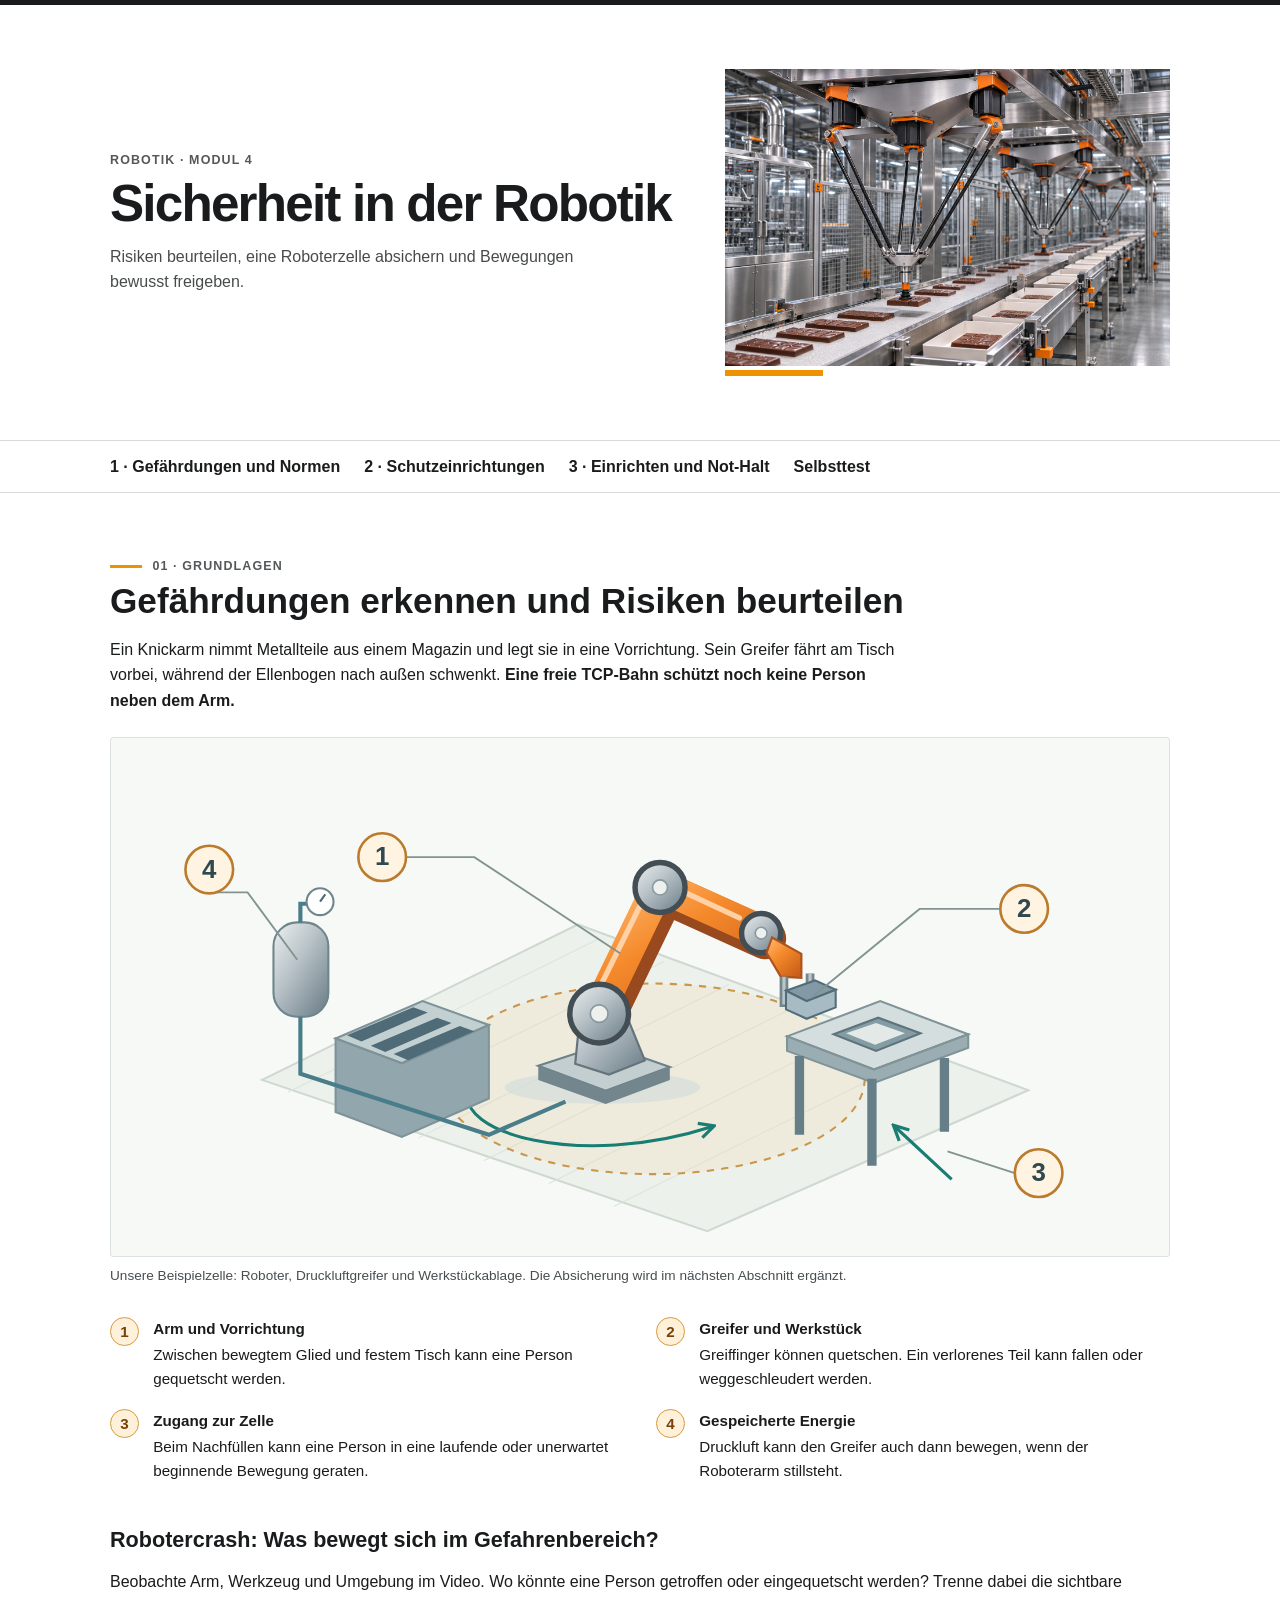
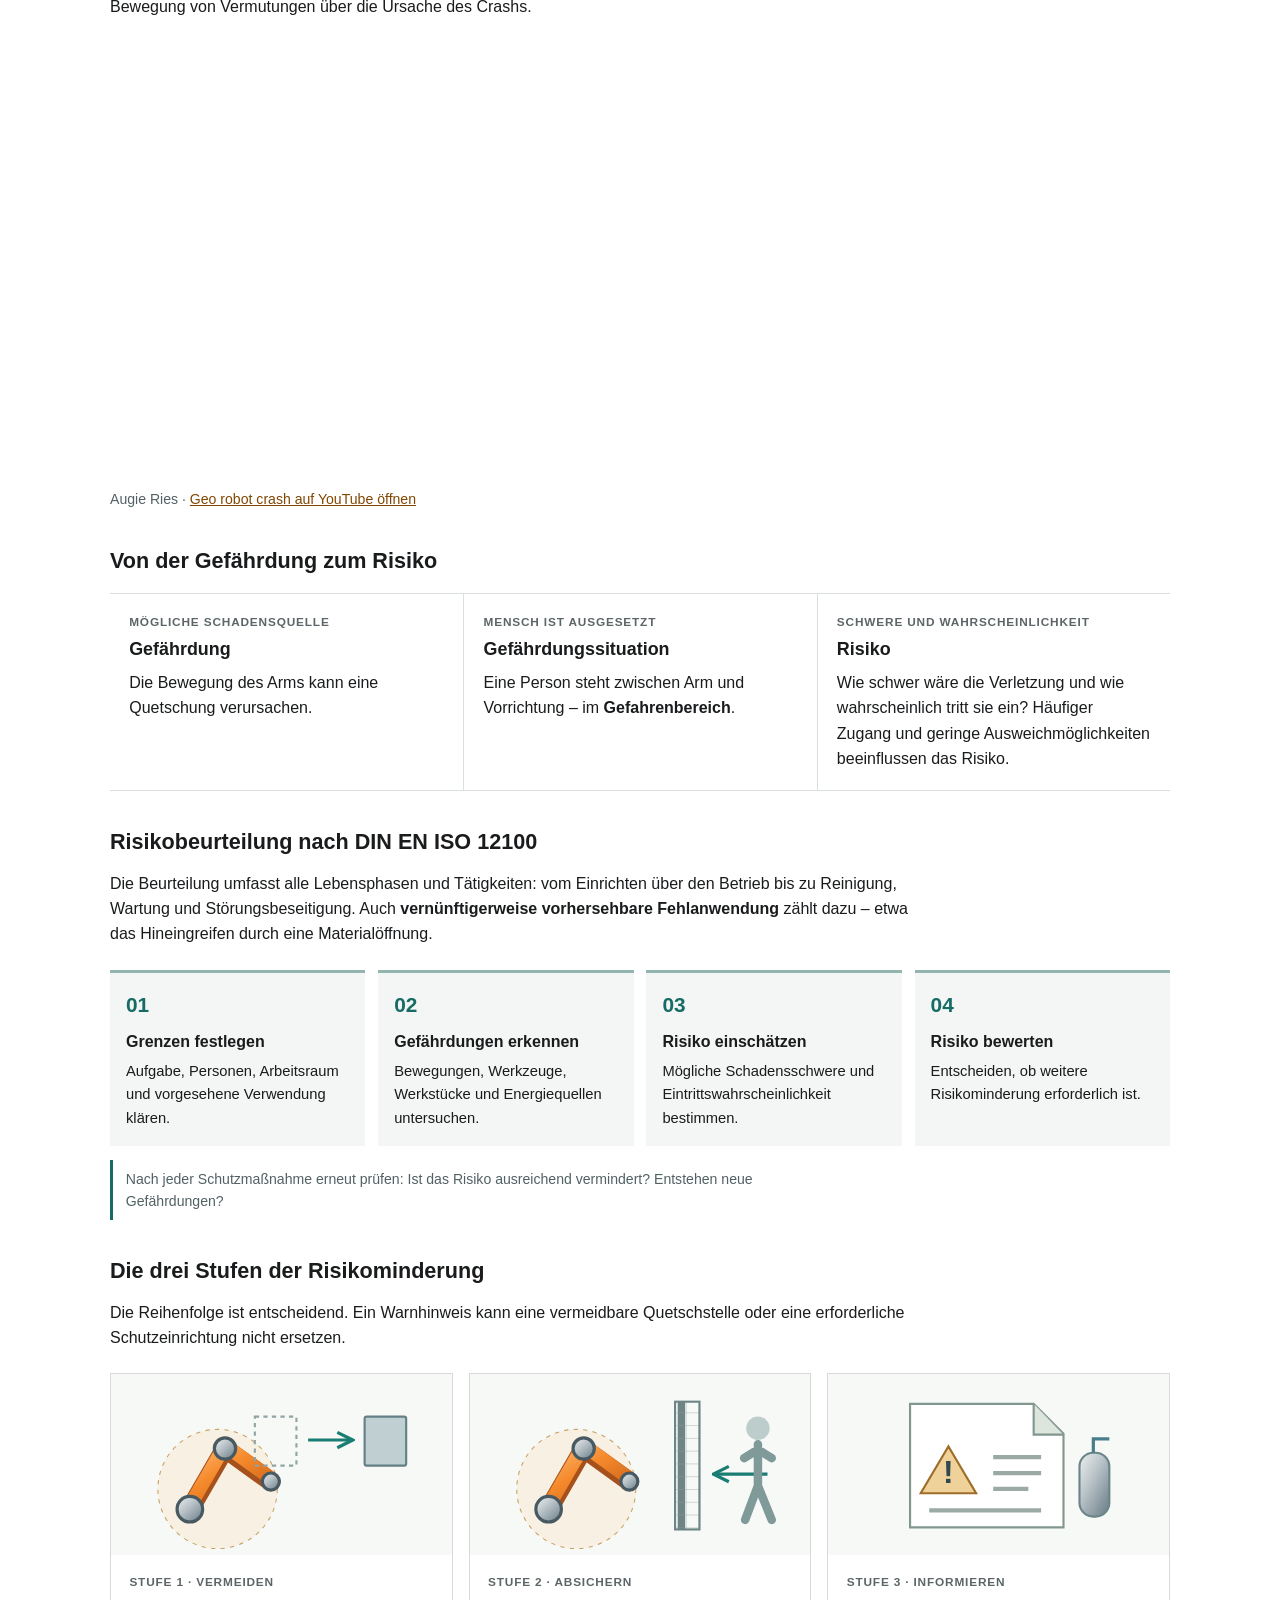
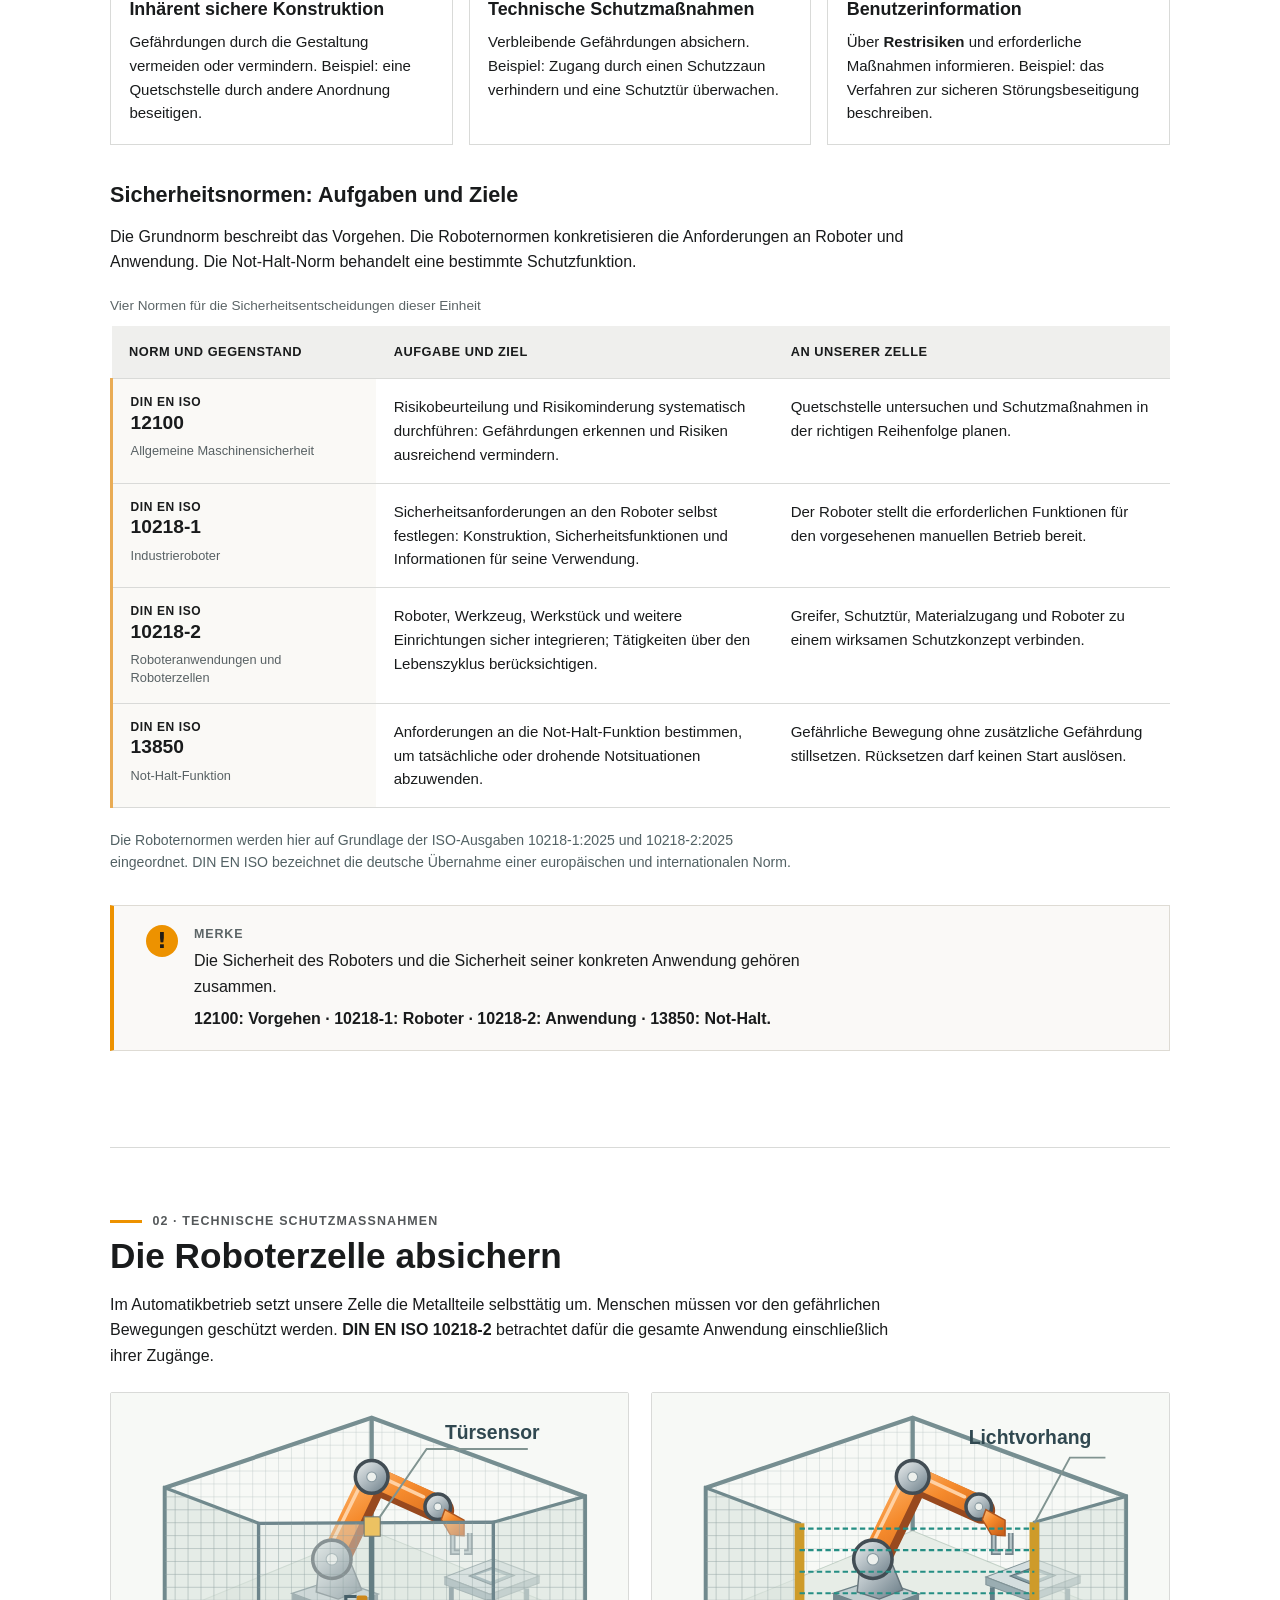
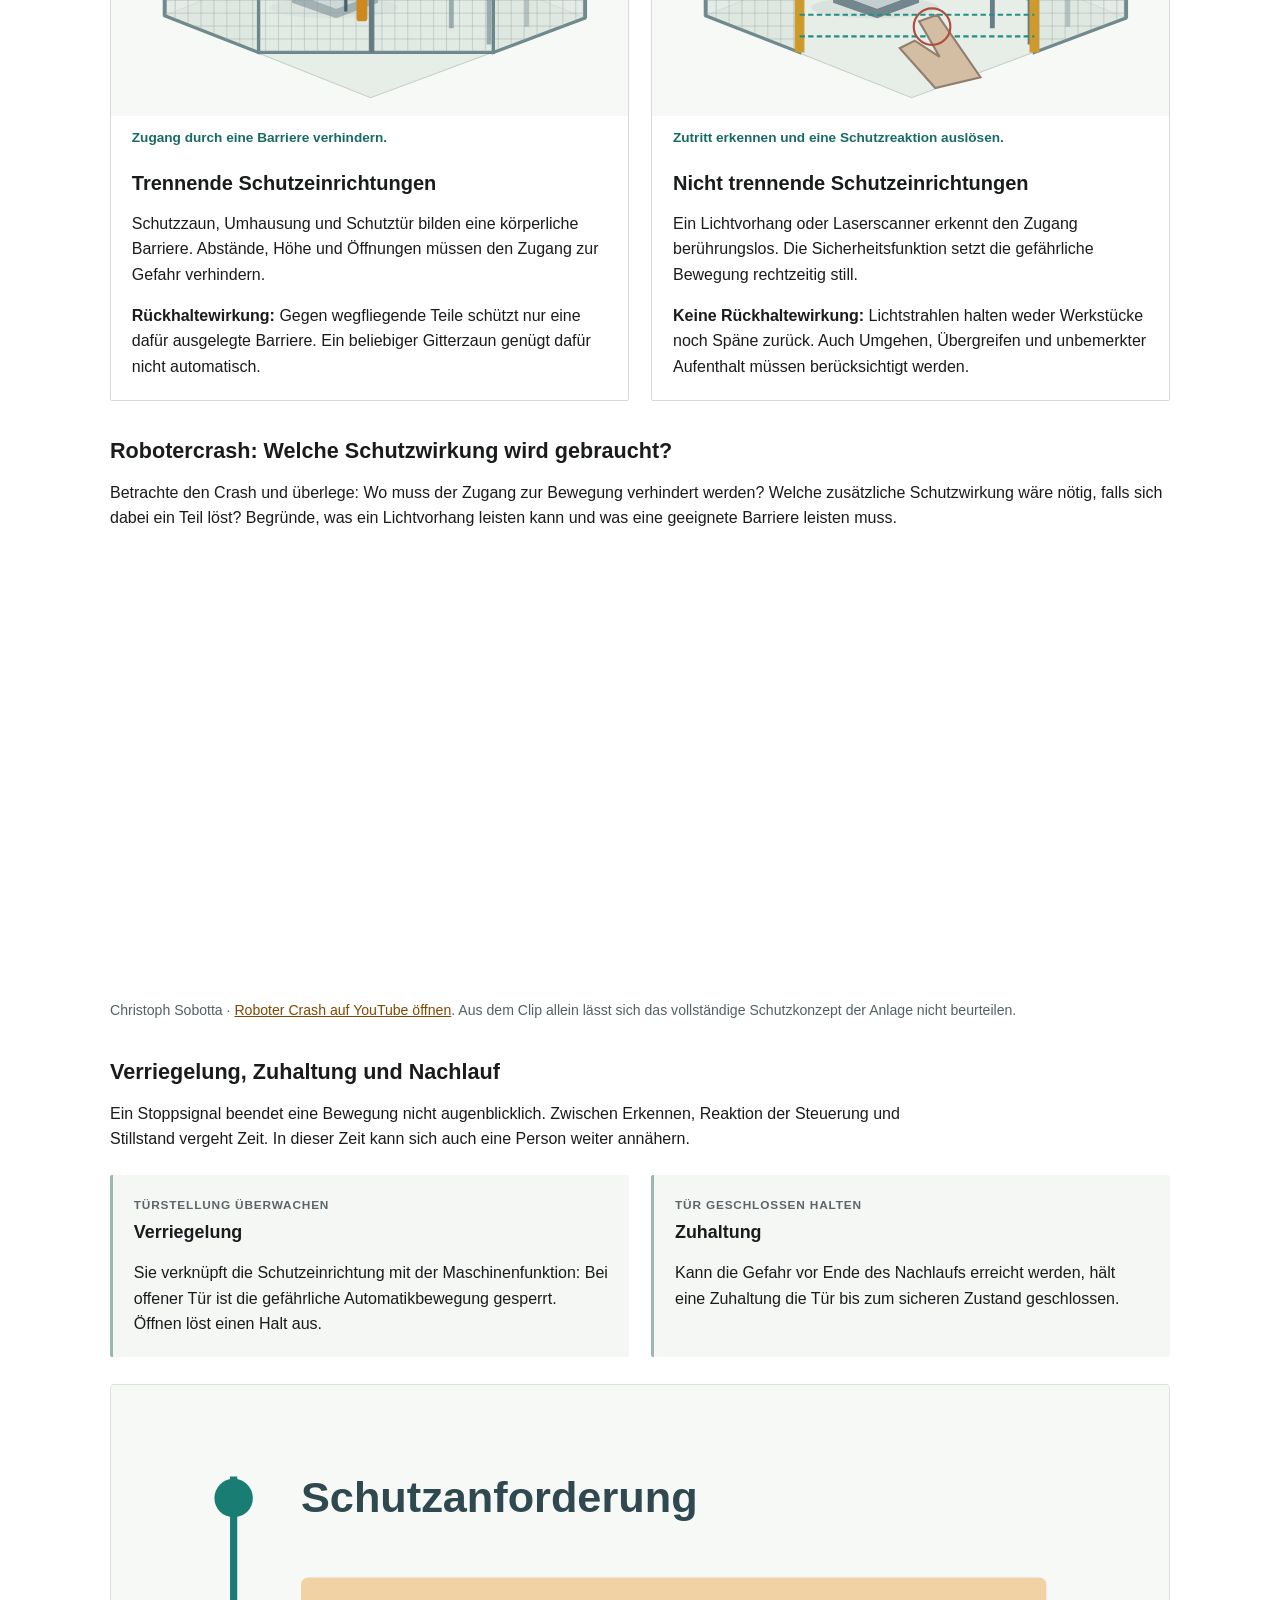
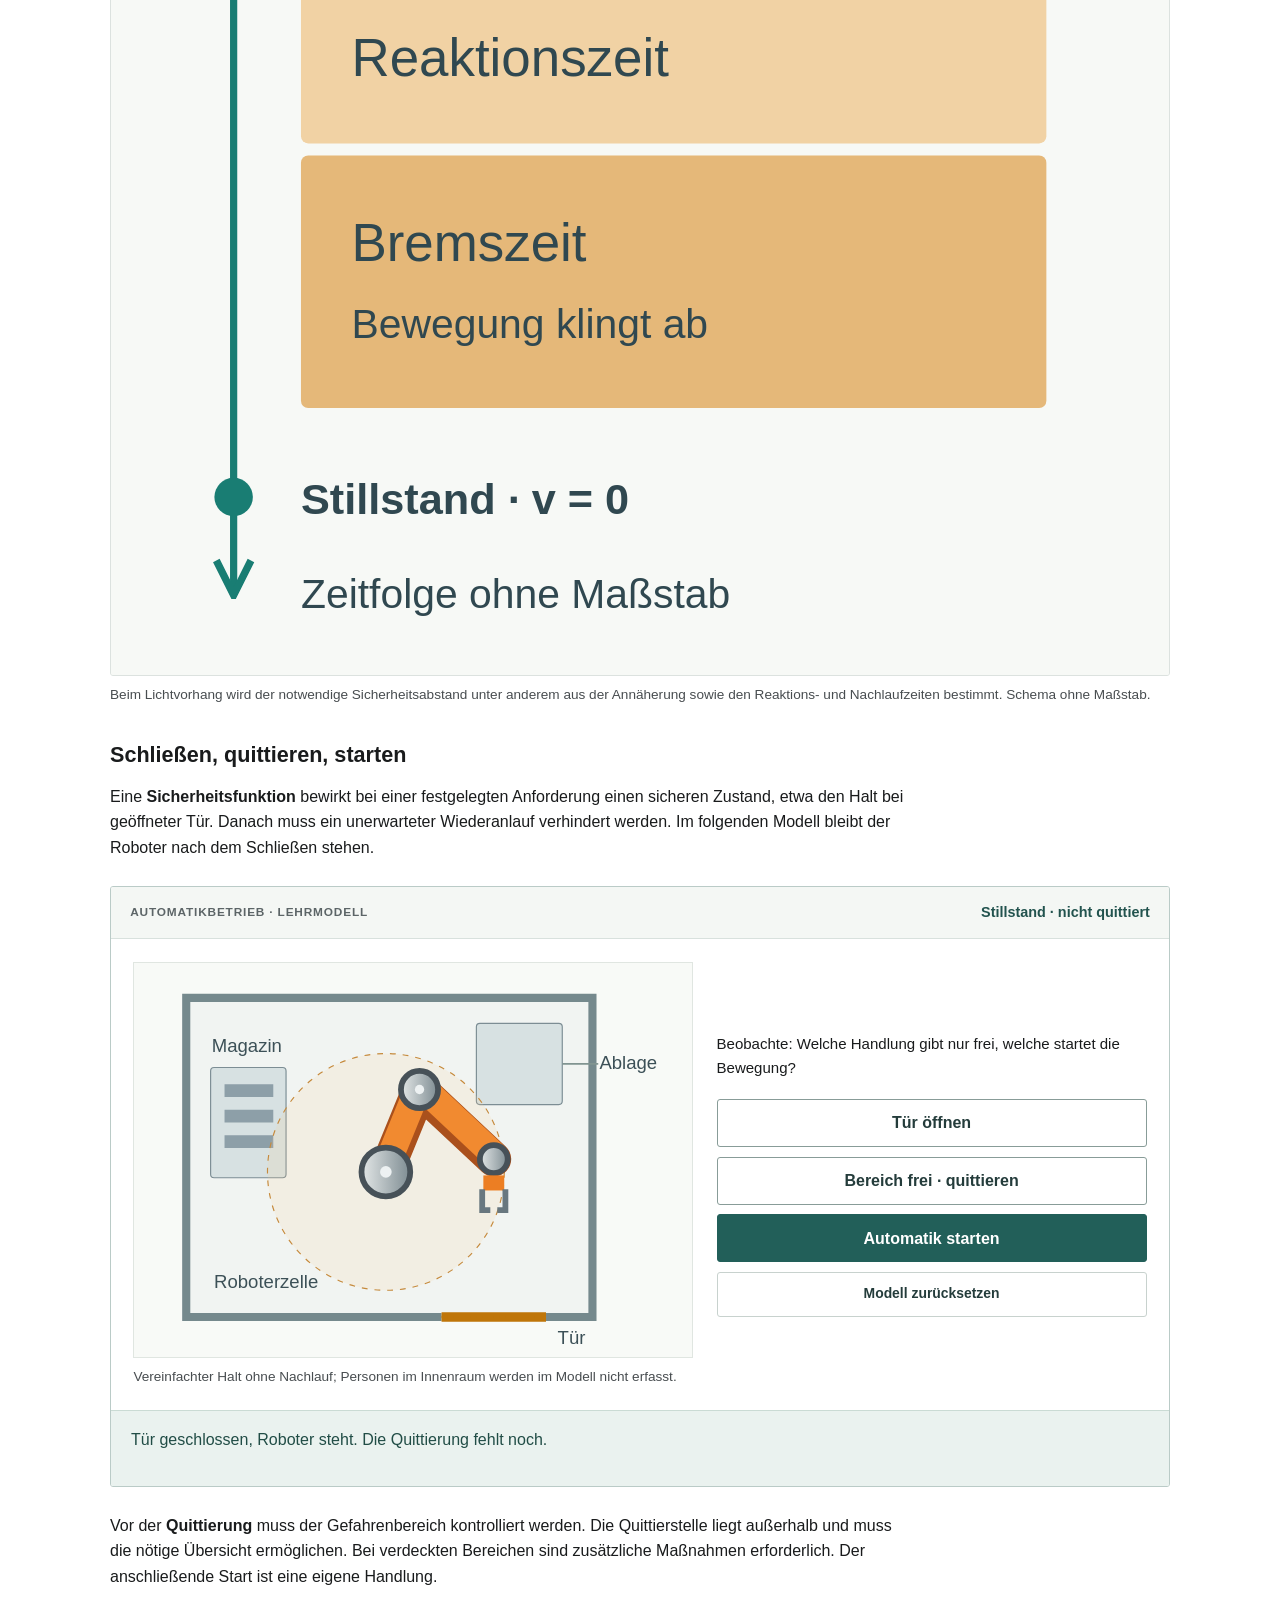
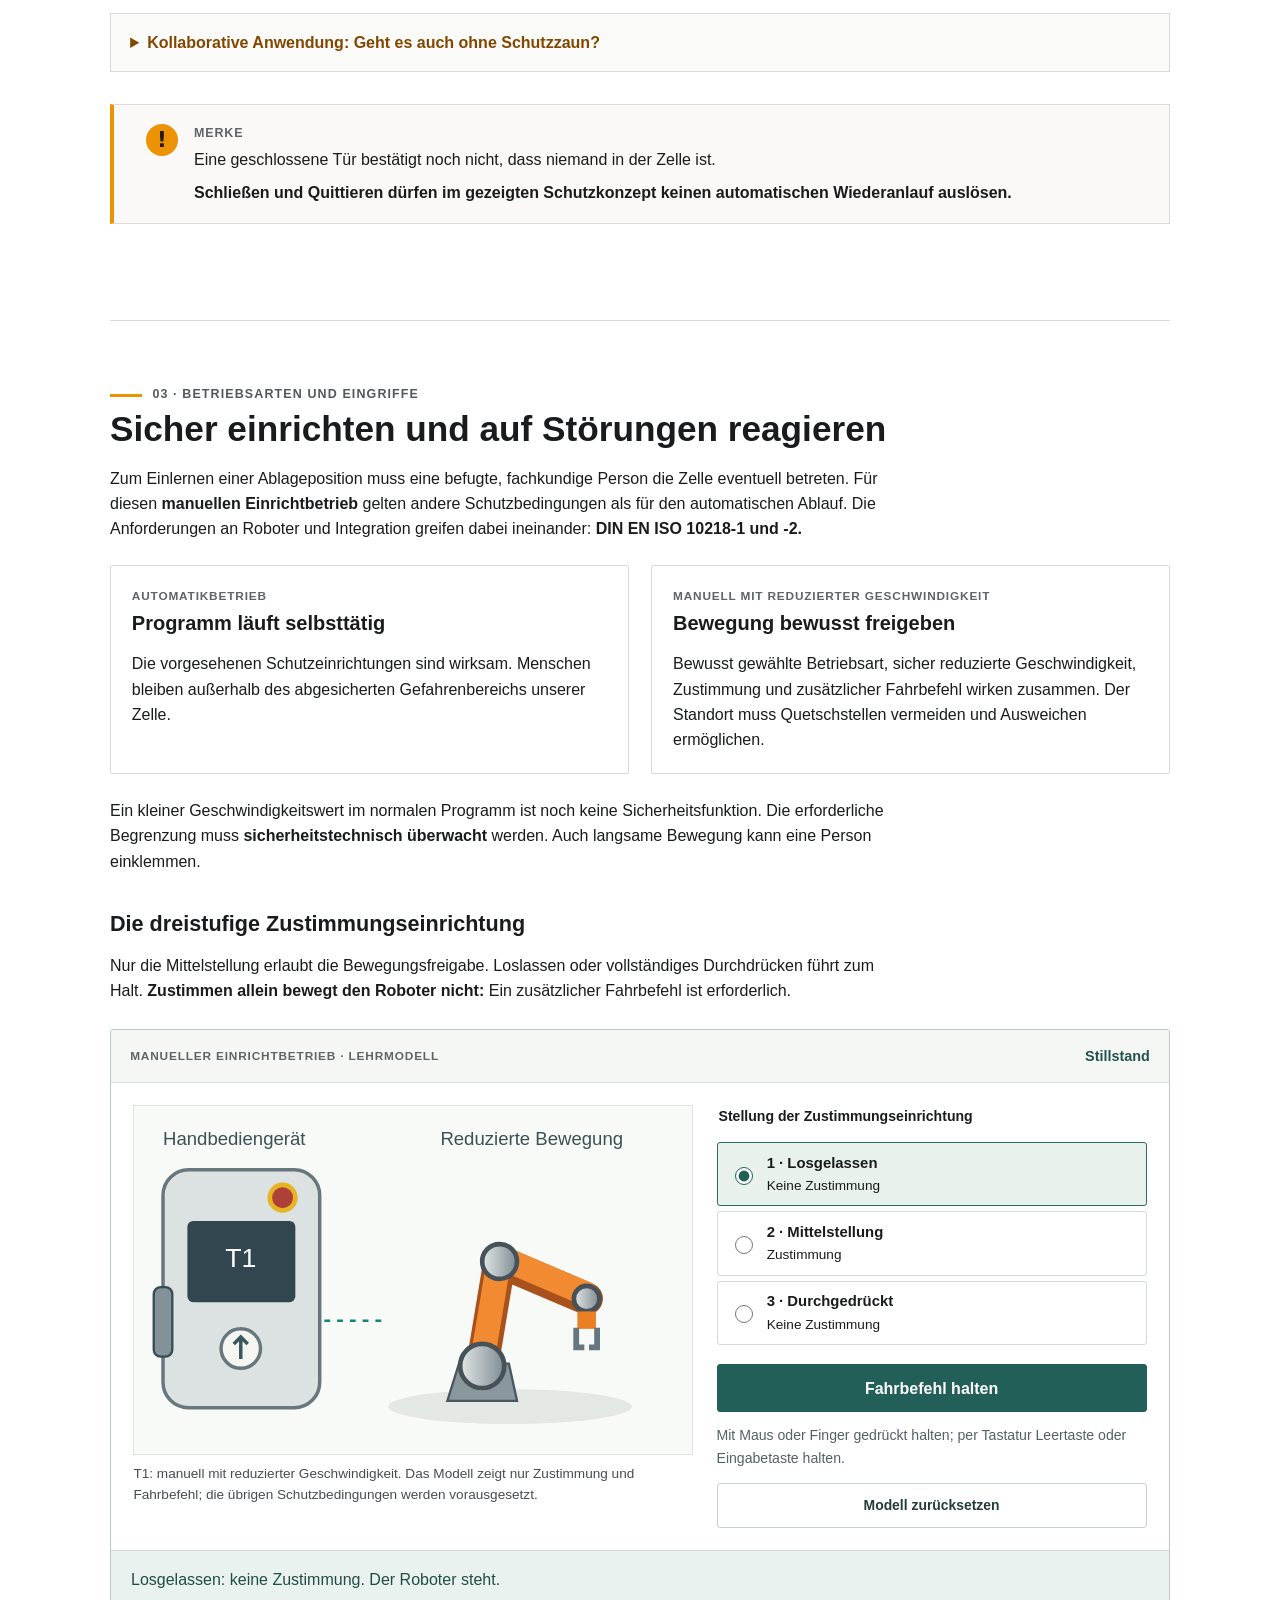
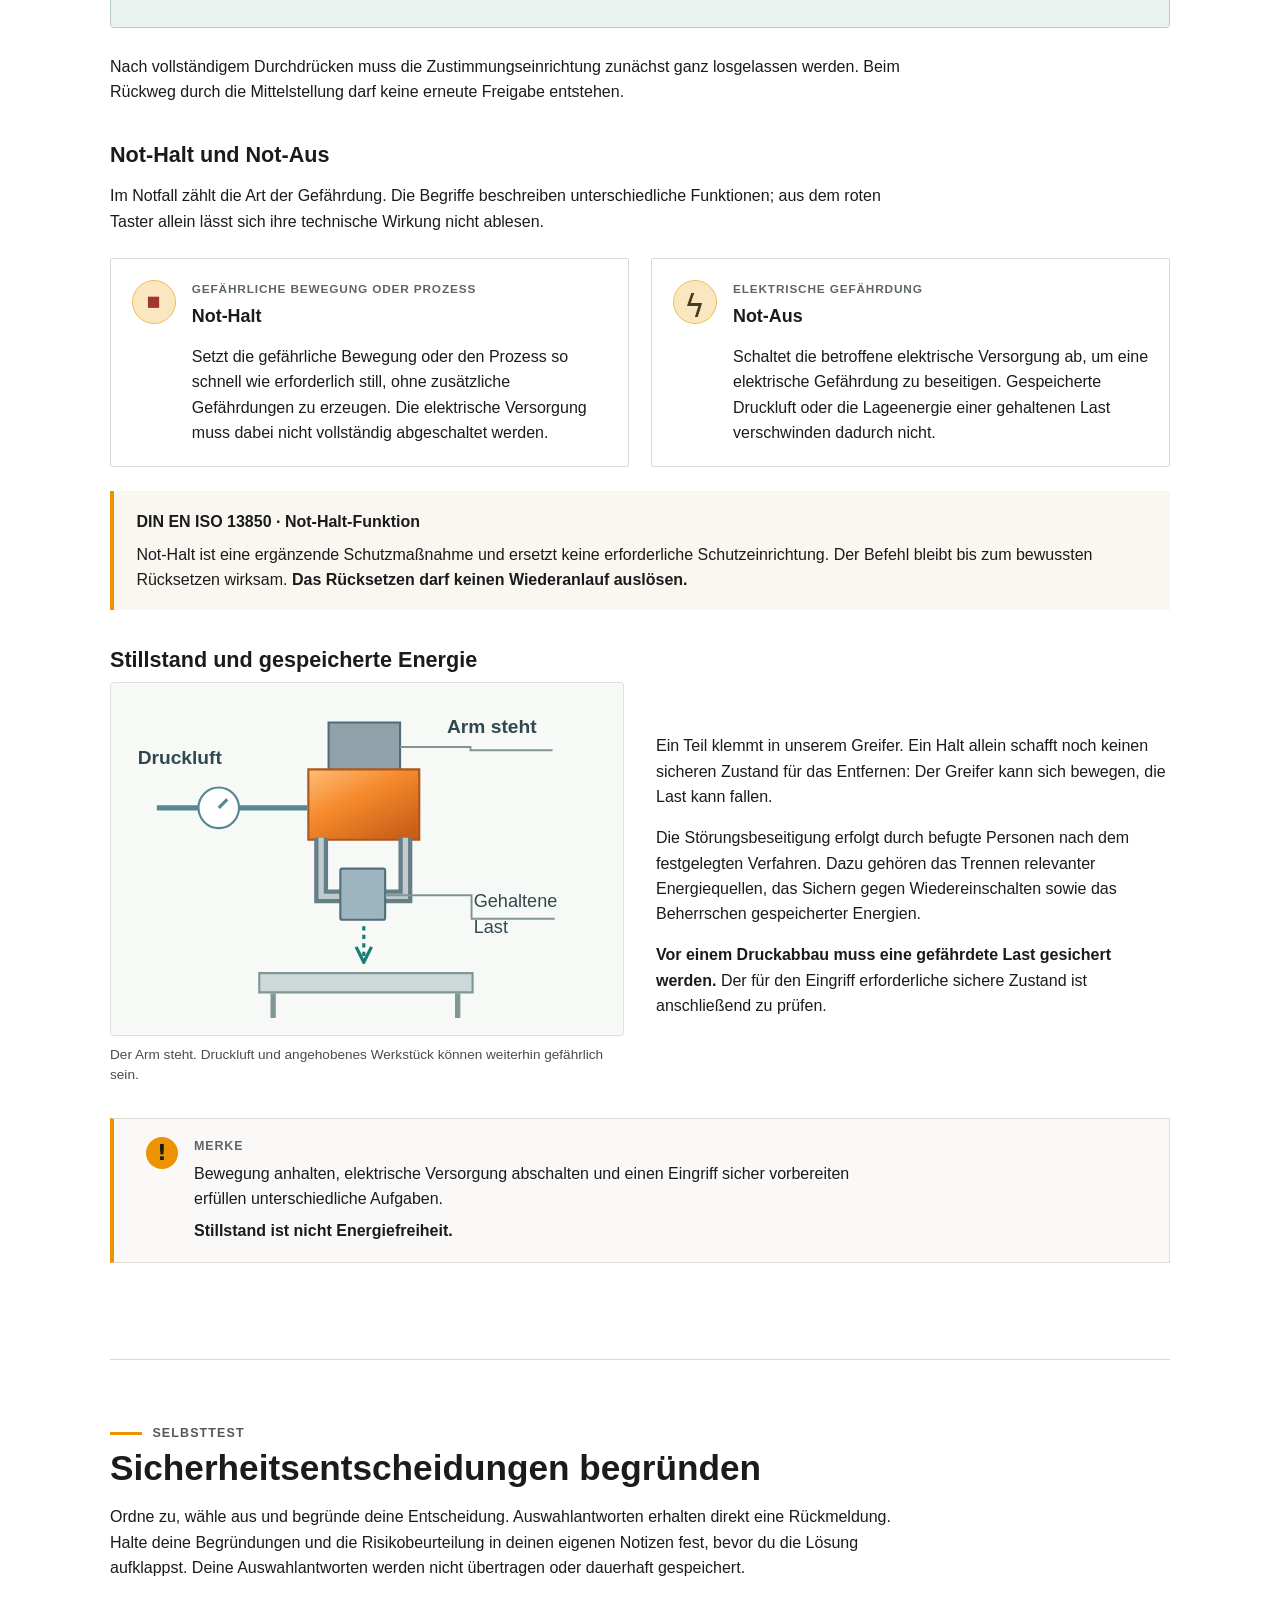
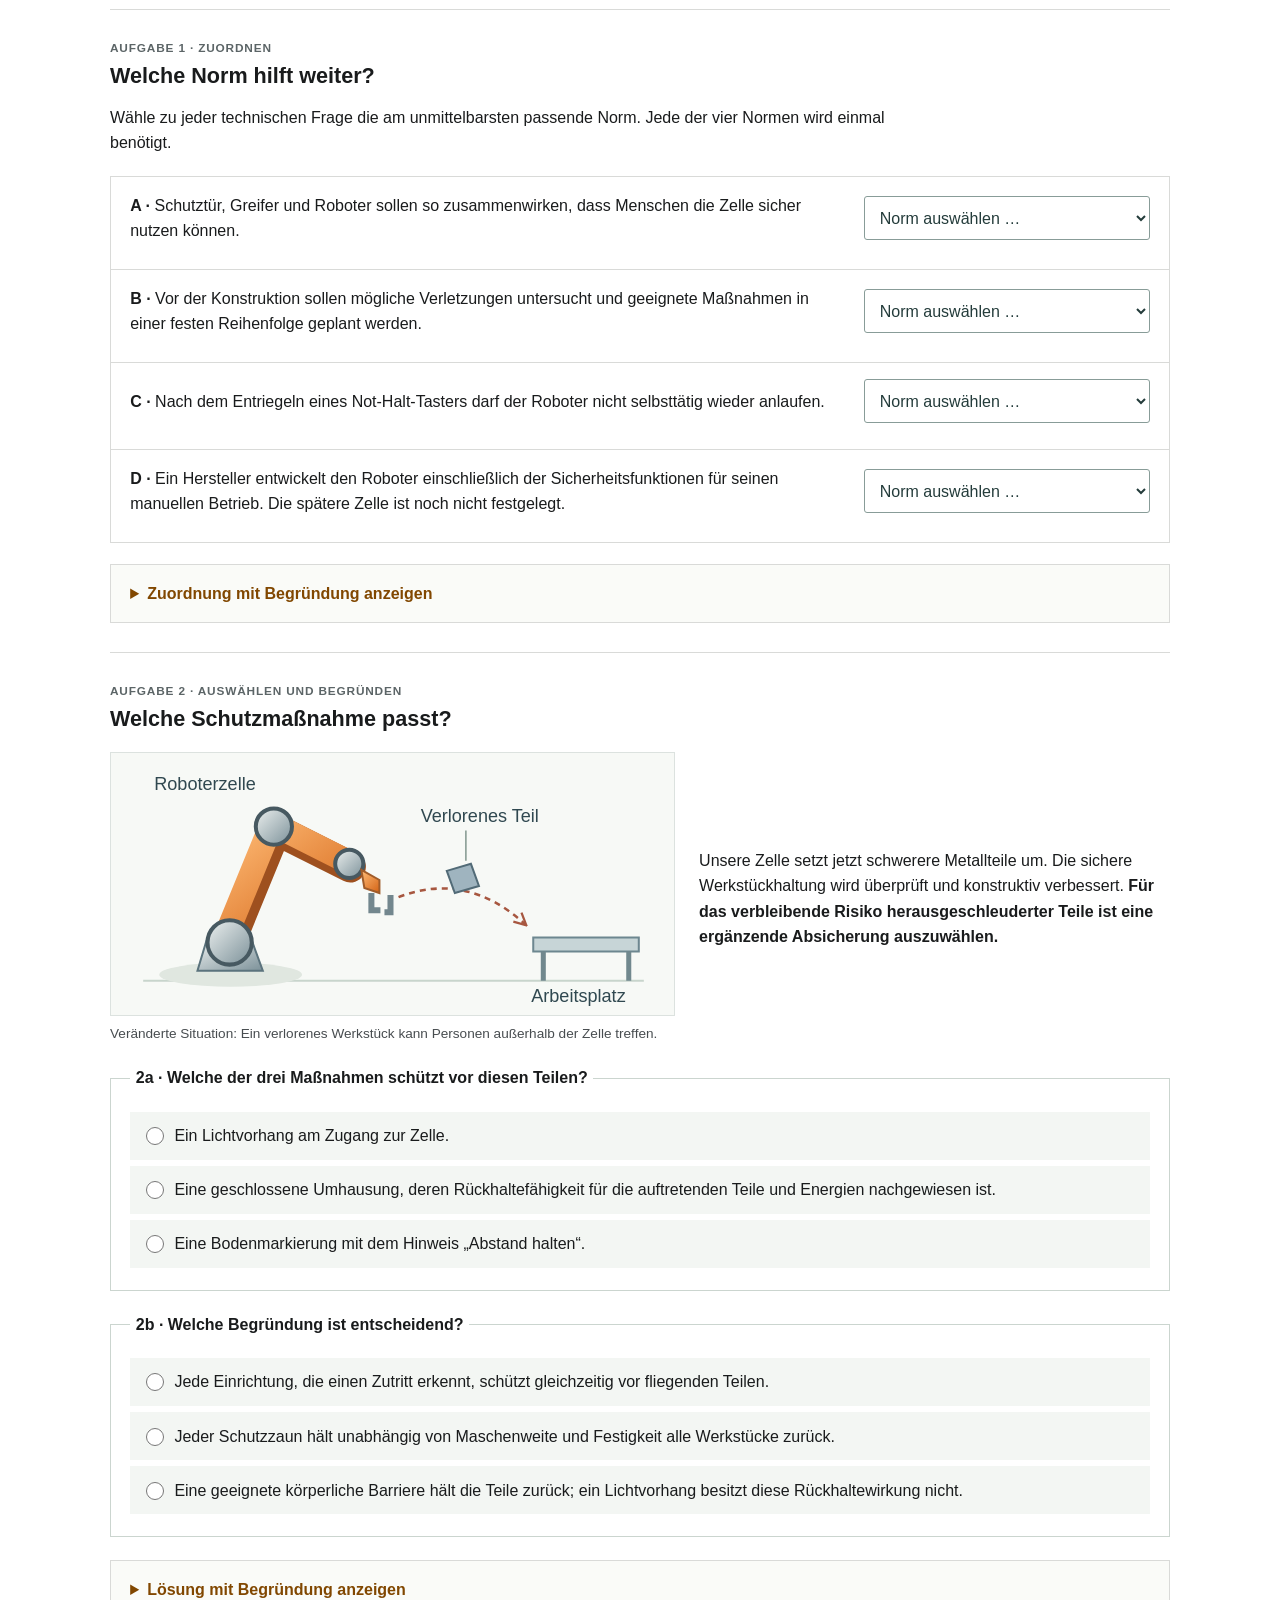
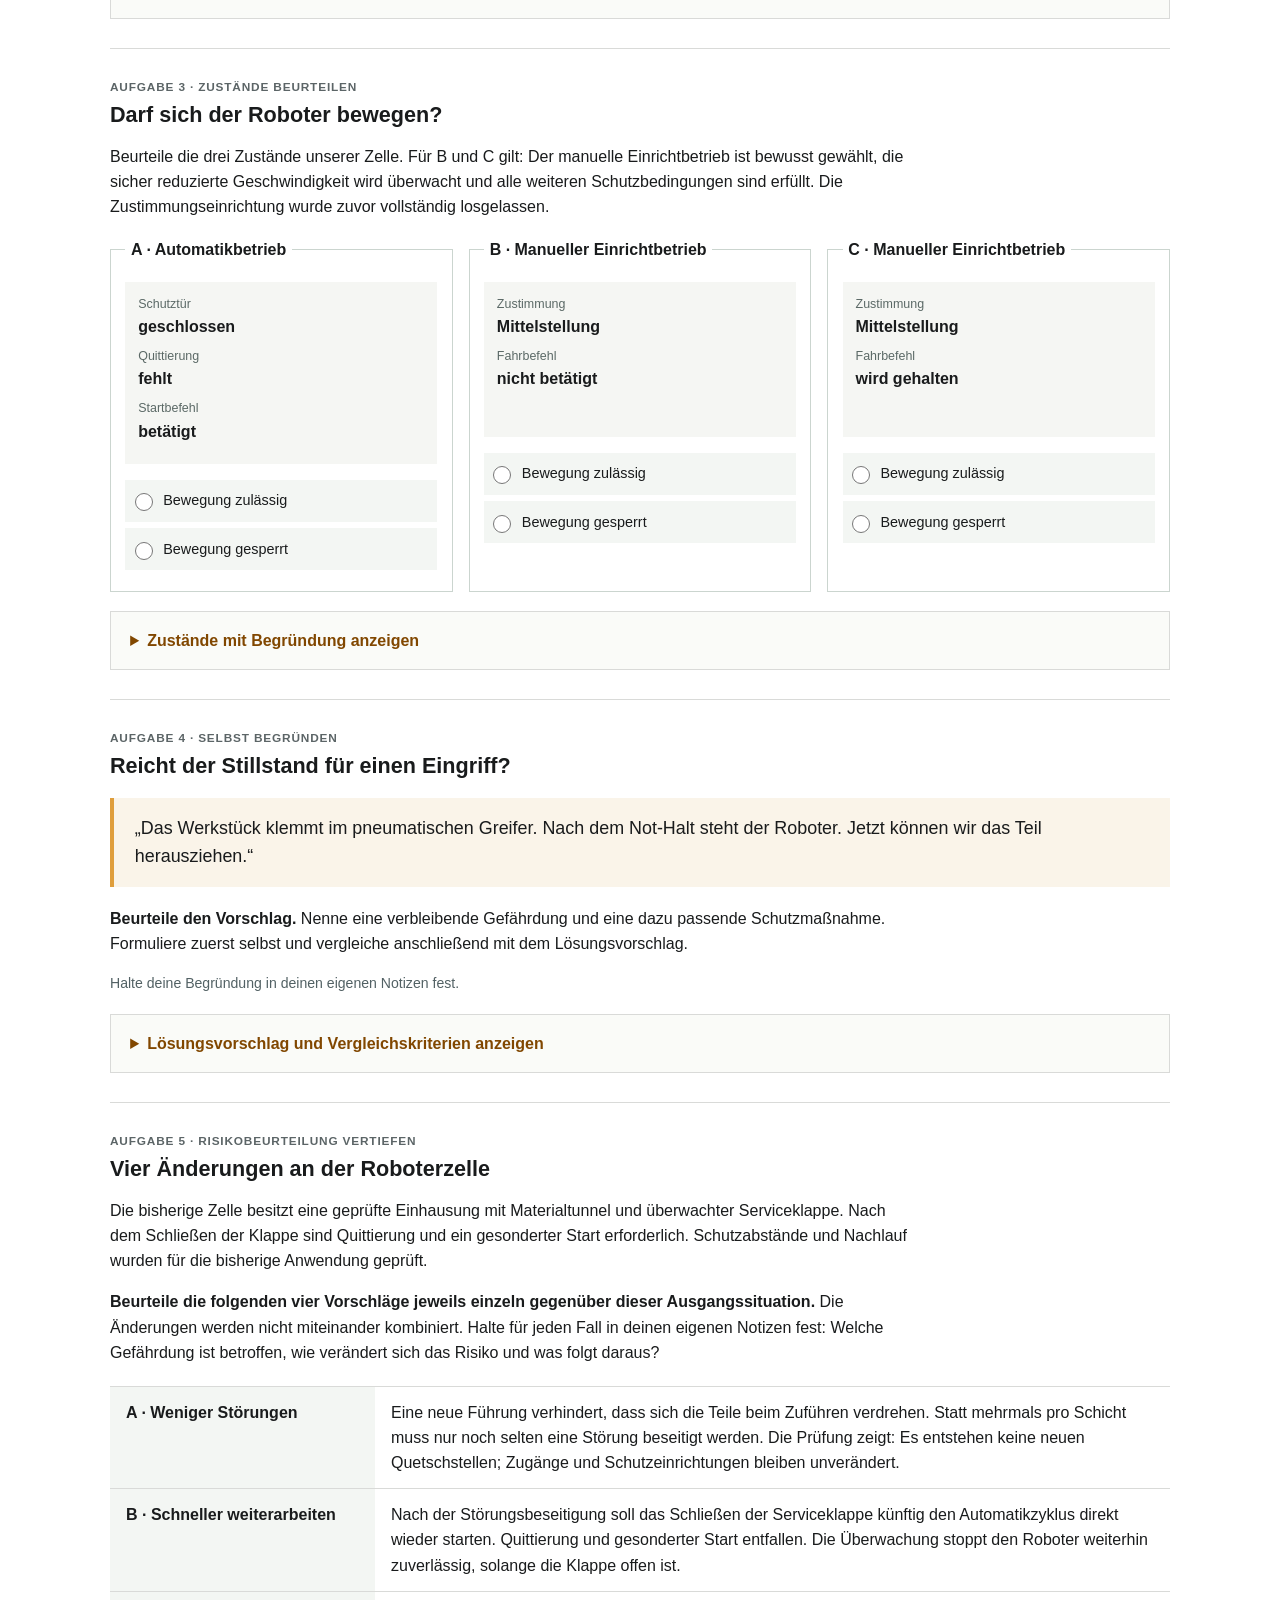
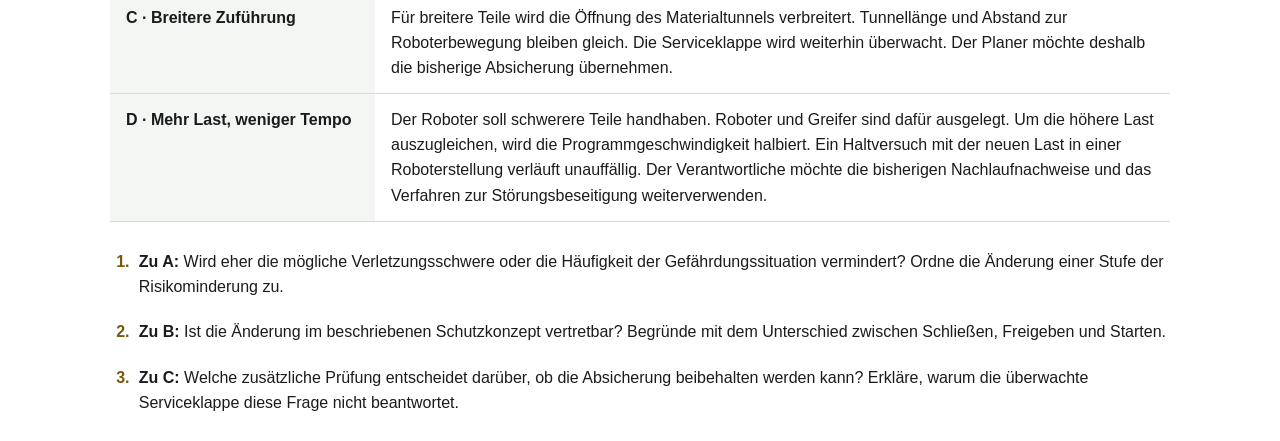
<file: site/modul-4_sicherheit.html>
<!doctype html>
<html lang="de">
<head>
  <meta charset="utf-8">
  <meta name="viewport" content="width=device-width, initial-scale=1">
  <title>Sicherheit in der Robotik · Modul 4</title>
  <link rel="stylesheet" href="robotik.css">
  <link rel="stylesheet" href="kinematiken/tm1115.css">
  <link rel="stylesheet" href="sicherheit/modul.css">
  <link rel="stylesheet" href="sicherheit/selbsttest.css">
  <script defer src="sicherheit/modul.js"></script>
  <script defer src="sicherheit/selbsttest.js"></script>
</head>
<body>
<a class="skip" href="#gefaehrdungen">Zum Inhalt</a>
<header><div class="wrap hero module-hero">
  <div><p class="label">Robotik · Modul 4</p><h1>Sicherheit in der Robotik</h1><p>Risiken beurteilen, eine Roboterzelle absichern und Bewegungen bewusst freigeben.</p></div>
  <figure class="cover-photo"><img src="kinematiken/delta-verpackungslinie.png" width="1536" height="1024" alt="Illustration einer Verpackungslinie mit mehreren Delta-Pickern."></figure>
</div></header>
<nav aria-label="Abschnitte"><div class="wrap">
  <a href="#gefaehrdungen">1 · Gefährdungen und Normen</a>
  <a href="#schutz">2 · Schutzeinrichtungen</a>
  <a href="#betrieb">3 · Einrichten und Not-Halt</a>
  <a href="#selbsttest">Selbsttest</a>
</div></nav>
<main class="wrap">
<section id="gefaehrdungen" aria-labelledby="titel-gefaehrdungen">
  <p class="label">01 · Grundlagen</p>
  <h2 id="titel-gefaehrdungen">Gefährdungen erkennen und Risiken beurteilen</h2>
  <p>Ein Knickarm nimmt Metallteile aus einem Magazin und legt sie in eine Vorrichtung. Sein Greifer fährt am Tisch vorbei, während der Ellenbogen nach außen schwenkt. <strong>Eine freie TCP-Bahn schützt noch keine Person neben dem Arm.</strong></p>
  <figure class="technical-figure overview">
    <img src="sicherheit/roboterzelle.svg" width="960" height="500" alt="Perspektivische Handhabungszelle ohne Absicherung: 1 schwenkender Arm neben einer Vorrichtung, 2 pneumatischer Greifer mit Werkstück, 3 Materialzugang und 4 Druckluftversorgung.">
    <figcaption>Unsere Beispielzelle: Roboter, Druckluftgreifer und Werkstückablage. Die Absicherung wird im nächsten Abschnitt ergänzt.</figcaption>
  </figure>
  <div class="hazard-grid">
    <p><span class="number">1</span><strong>Arm und Vorrichtung</strong> Zwischen bewegtem Glied und festem Tisch kann eine Person gequetscht werden.</p>
    <p><span class="number">2</span><strong>Greifer und Werkstück</strong> Greiffinger können quetschen. Ein verlorenes Teil kann fallen oder weggeschleudert werden.</p>
    <p><span class="number">3</span><strong>Zugang zur Zelle</strong> Beim Nachfüllen kann eine Person in eine laufende oder unerwartet beginnende Bewegung geraten.</p>
    <p><span class="number">4</span><strong>Gespeicherte Energie</strong> Druckluft kann den Greifer auch dann bewegen, wenn der Roboterarm stillsteht.</p>
  </div>
  <div class="video-study">
    <h3>Robotercrash: Was bewegt sich im Gefahrenbereich?</h3>
    <p>Beobachte Arm, Werkzeug und Umgebung im Video. Wo könnte eine Person getroffen oder eingequetscht werden? Trenne dabei die sichtbare Bewegung von Vermutungen über die Ursache des Crashs.</p>
    <iframe class="crash-video" loading="lazy" title="Geo robot crash – Augie Ries" src="https://www.youtube-nocookie.com/embed/7FwdMjYUyKM" allow="encrypted-media; picture-in-picture" allowfullscreen></iframe>
    <p class="small-note">Augie Ries · <a href="https://www.youtube.com/watch?v=7FwdMjYUyKM" target="_blank" rel="noopener">Geo robot crash auf YouTube öffnen</a></p>
  </div>
  <h3>Von der Gefährdung zum Risiko</h3>
  <div class="concept-row">
    <article><p class="eyebrow">Mögliche Schadensquelle</p><h4>Gefährdung</h4><p>Die Bewegung des Arms kann eine Quetschung verursachen.</p></article>
    <article><p class="eyebrow">Mensch ist ausgesetzt</p><h4>Gefährdungssituation</h4><p>Eine Person steht zwischen Arm und Vorrichtung – im <strong>Gefahrenbereich</strong>.</p></article>
    <article><p class="eyebrow">Schwere und Wahrscheinlichkeit</p><h4>Risiko</h4><p>Wie schwer wäre die Verletzung und wie wahrscheinlich tritt sie ein? Häufiger Zugang und geringe Ausweichmöglichkeiten beeinflussen das Risiko.</p></article>
  </div>
  <h3>Risikobeurteilung nach DIN EN ISO 12100</h3>
  <p>Die Beurteilung umfasst alle Lebensphasen und Tätigkeiten: vom Einrichten über den Betrieb bis zu Reinigung, Wartung und Störungsbeseitigung. Auch <strong>vernünftigerweise vorhersehbare Fehlanwendung</strong> zählt dazu – etwa das Hineingreifen durch eine Materialöffnung.</p>
  <ol class="risk-process">
    <li><strong>Grenzen festlegen</strong><span>Aufgabe, Personen, Arbeitsraum und vorgesehene Verwendung klären.</span></li>
    <li><strong>Gefährdungen erkennen</strong><span>Bewegungen, Werkzeuge, Werkstücke und Energiequellen untersuchen.</span></li>
    <li><strong>Risiko einschätzen</strong><span>Mögliche Schadensschwere und Eintrittswahrscheinlichkeit bestimmen.</span></li>
    <li><strong>Risiko bewerten</strong><span>Entscheiden, ob weitere Risikominderung erforderlich ist.</span></li>
  </ol>
  <p class="loop-note">Nach jeder Schutzmaßnahme erneut prüfen: Ist das Risiko ausreichend vermindert? Entstehen neue Gefährdungen?</p>
  <h3>Die drei Stufen der Risikominderung</h3>
  <p>Die Reihenfolge ist entscheidend. Ein Warnhinweis kann eine vermeidbare Quetschstelle oder eine erforderliche Schutzeinrichtung nicht ersetzen.</p>
  <div class="reduction-grid">
    <article><img src="sicherheit/konstruktion.svg" width="320" height="170" alt="Eine Vorrichtung wird aus dem Schwenkbereich eines Roboterarms versetzt."><div><p class="eyebrow">Stufe 1 · Vermeiden</p><h4>Inhärent sichere Konstruktion</h4><p>Gefährdungen durch die Gestaltung vermeiden oder vermindern. Beispiel: eine Quetschstelle durch andere Anordnung beseitigen.</p></div></article>
    <article><img src="sicherheit/absicherung.svg" width="320" height="170" alt="Eine trennende Schutzeinrichtung verhindert den direkten Zugang zum Roboterarm."><div><p class="eyebrow">Stufe 2 · Absichern</p><h4>Technische Schutzmaßnahmen</h4><p>Verbleibende Gefährdungen absichern. Beispiel: Zugang durch einen Schutzzaun verhindern und eine Schutztür überwachen.</p></div></article>
    <article><img src="sicherheit/information.svg" width="320" height="170" alt="Betriebsanleitung mit Warnzeichen und Hinweis auf gespeicherte Druckluft."><div><p class="eyebrow">Stufe 3 · Informieren</p><h4>Benutzerinformation</h4><p>Über <strong>Restrisiken</strong> und erforderliche Maßnahmen informieren. Beispiel: das Verfahren zur sicheren Störungsbeseitigung beschreiben.</p></div></article>
  </div>
  <h3 id="normen">Sicherheitsnormen: Aufgaben und Ziele</h3>
  <p>Die Grundnorm beschreibt das Vorgehen. Die Roboternormen konkretisieren die Anforderungen an Roboter und Anwendung. Die Not-Halt-Norm behandelt eine bestimmte Schutzfunktion.</p>
  <div class="standards-wrap"><table class="standards">
    <caption>Vier Normen für die Sicherheitsentscheidungen dieser Einheit</caption>
    <thead><tr><th scope="col">Norm und Gegenstand</th><th scope="col">Aufgabe und Ziel</th><th scope="col">An unserer Zelle</th></tr></thead>
    <tbody>
      <tr><th scope="row"><span>DIN EN ISO</span> 12100<small>Allgemeine Maschinensicherheit</small></th><td data-label="Aufgabe und Ziel">Risikobeurteilung und Risikominderung systematisch durchführen: Gefährdungen erkennen und Risiken ausreichend vermindern.</td><td data-label="An unserer Zelle">Quetschstelle untersuchen und Schutzmaßnahmen in der richtigen Reihenfolge planen.</td></tr>
      <tr><th scope="row"><span>DIN EN ISO</span> 10218-1<small>Industrieroboter</small></th><td data-label="Aufgabe und Ziel">Sicherheitsanforderungen an den Roboter selbst festlegen: Konstruktion, Sicherheitsfunktionen und Informationen für seine Verwendung.</td><td data-label="An unserer Zelle">Der Roboter stellt die erforderlichen Funktionen für den vorgesehenen manuellen Betrieb bereit.</td></tr>
      <tr><th scope="row"><span>DIN EN ISO</span> 10218-2<small>Roboteranwendungen und Roboterzellen</small></th><td data-label="Aufgabe und Ziel">Roboter, Werkzeug, Werkstück und weitere Einrichtungen sicher integrieren; Tätigkeiten über den Lebenszyklus berücksichtigen.</td><td data-label="An unserer Zelle">Greifer, Schutztür, Materialzugang und Roboter zu einem wirksamen Schutzkonzept verbinden.</td></tr>
      <tr><th scope="row"><span>DIN EN ISO</span> 13850<small>Not-Halt-Funktion</small></th><td data-label="Aufgabe und Ziel">Anforderungen an die Not-Halt-Funktion bestimmen, um tatsächliche oder drohende Notsituationen abzuwenden.</td><td data-label="An unserer Zelle">Gefährliche Bewegung ohne zusätzliche Gefährdung stillsetzen. Rücksetzen darf keinen Start auslösen.</td></tr>
    </tbody>
  </table></div>
  <p class="small-note">Die Roboternormen werden hier auf Grundlage der ISO-Ausgaben 10218-1:2025 und 10218-2:2025 eingeordnet. DIN EN ISO bezeichnet die deutsche Übernahme einer europäischen und internationalen Norm.</p>
  <aside class="merkbox" aria-label="Merke"><span class="merkbox-icon" aria-hidden="true">!</span><div><p class="eyebrow">Merke</p><p>Die Sicherheit des Roboters und die Sicherheit seiner konkreten Anwendung gehören zusammen.</p><strong>12100: Vorgehen · 10218-1: Roboter · 10218-2: Anwendung · 13850: Not-Halt.</strong></div></aside>
</section>
<section id="schutz" aria-labelledby="titel-schutz">
  <p class="label">02 · Technische Schutzmaßnahmen</p>
  <h2 id="titel-schutz">Die Roboterzelle absichern</h2>
  <p>Im Automatikbetrieb setzt unsere Zelle die Metallteile selbsttätig um. Menschen müssen vor den gefährlichen Bewegungen geschützt werden. <strong>DIN EN ISO 10218-2</strong> betrachtet dafür die gesamte Anwendung einschließlich ihrer Zugänge.</p>
  <div class="pair safeguard-pair">
    <article><figure><img src="sicherheit/schutzzaun.svg" width="480" height="300" alt="Dieselbe Handhabungszelle hinter einer trennenden Schutzeinrichtung mit geschlossener Schutztür."><figcaption>Zugang durch eine Barriere verhindern.</figcaption></figure><div class="card-copy"><h3>Trennende Schutzeinrichtungen</h3><p>Schutzzaun, Umhausung und Schutztür bilden eine körperliche Barriere. Abstände, Höhe und Öffnungen müssen den Zugang zur Gefahr verhindern.</p><p><strong>Rückhaltewirkung:</strong> Gegen wegfliegende Teile schützt nur eine dafür ausgelegte Barriere. Ein beliebiger Gitterzaun genügt dafür nicht automatisch.</p></div></article>
    <article><figure><img src="sicherheit/lichtvorhang.svg" width="480" height="300" alt="Handhabungszelle mit seitlicher Umzäunung und einem Lichtvorhang am Zugang. Ein unterbrochener Strahl löst eine Schutzreaktion aus."><figcaption>Zutritt erkennen und eine Schutzreaktion auslösen.</figcaption></figure><div class="card-copy"><h3>Nicht trennende Schutzeinrichtungen</h3><p>Ein Lichtvorhang oder Laserscanner erkennt den Zugang berührungslos. Die Sicherheitsfunktion setzt die gefährliche Bewegung rechtzeitig still.</p><p><strong>Keine Rückhaltewirkung:</strong> Lichtstrahlen halten weder Werkstücke noch Späne zurück. Auch Umgehen, Übergreifen und unbemerkter Aufenthalt müssen berücksichtigt werden.</p></div></article>
  </div>
  <div class="video-study">
    <h3>Robotercrash: Welche Schutzwirkung wird gebraucht?</h3>
    <p>Betrachte den Crash und überlege: Wo muss der Zugang zur Bewegung verhindert werden? Welche zusätzliche Schutzwirkung wäre nötig, falls sich dabei ein Teil löst? Begründe, was ein Lichtvorhang leisten kann und was eine geeignete Barriere leisten muss.</p>
    <iframe class="crash-video" loading="lazy" title="Roboter Crash – Christoph Sobotta" src="https://www.youtube-nocookie.com/embed/bk6VQi0RXvQ" allow="encrypted-media; picture-in-picture" allowfullscreen></iframe>
    <p class="small-note">Christoph Sobotta · <a href="https://www.youtube.com/watch?v=bk6VQi0RXvQ" target="_blank" rel="noopener">Roboter Crash auf YouTube öffnen</a>. Aus dem Clip allein lässt sich das vollständige Schutzkonzept der Anlage nicht beurteilen.</p>
  </div>
  <h3>Verriegelung, Zuhaltung und Nachlauf</h3>
  <p>Ein Stoppsignal beendet eine Bewegung nicht augenblicklich. Zwischen Erkennen, Reaktion der Steuerung und Stillstand vergeht Zeit. In dieser Zeit kann sich auch eine Person weiter annähern.</p>
  <div class="pair lock-pair">
    <article><p class="eyebrow">Türstellung überwachen</p><h4>Verriegelung</h4><p>Sie verknüpft die Schutzeinrichtung mit der Maschinenfunktion: Bei offener Tür ist die gefährliche Automatikbewegung gesperrt. Öffnen löst einen Halt aus.</p></article>
    <article><p class="eyebrow">Tür geschlossen halten</p><h4>Zuhaltung</h4><p>Kann die Gefahr vor Ende des Nachlaufs erreicht werden, hält eine Zuhaltung die Tür bis zum sicheren Zustand geschlossen.</p></article>
  </div>
  <figure class="technical-figure time-figure"><picture><source media="screen and (max-width:680px)" srcset="sicherheit/nachlauf-schmal.svg" width="440" height="370"><img src="sicherheit/nachlauf.svg" width="900" height="230" alt="Zeitfolge: Schutzanforderung, Reaktionszeit, Bremszeit, Stillstand. Die Roboterbewegung endet erst nach der Reaktions- und Bremszeit; der Zugang muss bis dahin sicher beherrscht sein."></picture><figcaption>Beim Lichtvorhang wird der notwendige Sicherheitsabstand unter anderem aus der Annäherung sowie den Reaktions- und Nachlaufzeiten bestimmt. Schema ohne Maßstab.</figcaption></figure>
  <h3>Schließen, quittieren, starten</h3>
  <p>Eine <strong>Sicherheitsfunktion</strong> bewirkt bei einer festgelegten Anforderung einen sicheren Zustand, etwa den Halt bei geöffneter Tür. Danach muss ein unerwarteter Wiederanlauf verhindert werden. Im folgenden Modell bleibt der Roboter nach dem Schließen stehen.</p>
  <div class="experiment" id="cell-model">
    <div class="model-topline"><span class="eyebrow">Automatikbetrieb · Lehrmodell</span><strong id="cell-label">Stillstand · nicht quittiert</strong></div>
    <div class="model-layout">
      <figure>
        <svg viewBox="0 0 480 340" role="img" aria-labelledby="cell-svg-title"><title id="cell-svg-title">Draufsicht der Beispielzelle mit Magazin links, Vorrichtung oben rechts, beweglichem Arm und Schutztür unten rechts.</title>
          <defs><linearGradient id="arm-metal"><stop stop-color="#e3e7e7"/><stop offset="1" stop-color="#7e8c92"/></linearGradient></defs>
          <rect x="45" y="30" width="350" height="275" rx="4" fill="#f1f4f2"/>
          <path d="M265 305H45V30H395V305H355" class="fence"/>
          <path id="door-leaf" d="M265 305H355" stroke="#bf7509" stroke-width="8" fill="none"/>
          <path d="M265 305H355" stroke="#bf7509" stroke-width="2" stroke-dasharray="5 5"/>
          <rect x="66" y="90" width="65" height="95" rx="3" fill="#d7e1e2" stroke="#7c8d94"/>
          <path d="M78 110H120M78 132H120M78 154H120" stroke="#8d9fa8" stroke-width="11"/>
          <rect x="295" y="52" width="74" height="70" rx="3" fill="#d7e1e2" stroke="#7c8d94"/>
          <circle cx="217" cy="180" r="102" class="zone"/>
          <g id="moving-arm">
            <path d="M217 180L246 109L310 169" stroke="#aa501c" stroke-width="30" fill="none" stroke-linecap="round" stroke-linejoin="round"/>
            <path d="M217 176L246 105L310 165" stroke="#f18a30" stroke-width="23" fill="none" stroke-linecap="round" stroke-linejoin="round"/>
            <g fill="url(#arm-metal)" stroke="#475158" stroke-width="5"><circle cx="217" cy="180" r="21"/><circle cx="246" cy="109" r="16"/><circle cx="310" cy="169" r="12"/></g>
            <g fill="#edf1f2"><circle cx="217" cy="180" r="5"/><circle cx="246" cy="109" r="4"/></g>
            <path d="M310 183V196" stroke="#ec7e23" stroke-width="18"/><path d="M300 195V213H307M320 195V213H313" fill="none" stroke="#68777f" stroke-width="5"/>
          </g>
          <path d="M369 87H400" stroke="#819491" stroke-width="1.5"/>
          <g class="diagram-label"><text x="67" y="77">Magazin</text><text x="401" y="91">Ablage</text><text x="69" y="280">Roboterzelle</text><text x="365" y="328">Tür</text></g>
        </svg>
        <figcaption>Vereinfachter Halt ohne Nachlauf; Personen im Innenraum werden im Modell nicht erfasst.</figcaption>
      </figure>
      <div class="model-controls"><p class="observation">Beobachte: Welche Handlung gibt nur frei, welche startet die Bewegung?</p>
        <button type="button" id="door-toggle" aria-pressed="false">Tür öffnen</button>
        <button type="button" id="cell-reset">Bereich frei · quittieren</button>
        <button type="button" id="cell-start" class="primary">Automatik starten</button>
        <button type="button" id="cell-restart" class="quiet">Modell zurücksetzen</button>
      </div>
    </div>
    <p class="status" id="cell-status" role="status">Tür geschlossen, Roboter steht. Die Quittierung fehlt noch.</p>
  </div>
  <p>Vor der <strong>Quittierung</strong> muss der Gefahrenbereich kontrolliert werden. Die Quittierstelle liegt außerhalb und muss die nötige Übersicht ermöglichen. Bei verdeckten Bereichen sind zusätzliche Maßnahmen erforderlich. Der anschließende Start ist eine eigene Handlung.</p>
  <details class="explanation"><summary>Kollaborative Anwendung: Geht es auch ohne Schutzzaun?</summary><p>Eine Zusammenarbeit von Mensch und Roboter braucht ebenfalls ein geprüftes Schutzkonzept für die gesamte Anwendung. Je nach Konzept werden etwa Abstand und Geschwindigkeit überwacht oder Kräfte und Drücke begrenzt. Ein scharfkantiges Werkstück und eine Quetschstelle am Tisch bleiben dabei relevant. Die Anforderungen an kollaborative Anwendungen werden in ISO 10218-2:2025 behandelt.</p></details>
  <aside class="merkbox" aria-label="Merke"><span class="merkbox-icon" aria-hidden="true">!</span><div><p class="eyebrow">Merke</p><p>Eine geschlossene Tür bestätigt noch nicht, dass niemand in der Zelle ist.</p><strong>Schließen und Quittieren dürfen im gezeigten Schutzkonzept keinen automatischen Wiederanlauf auslösen.</strong></div></aside>
</section>
<section id="betrieb" aria-labelledby="titel-betrieb">
  <p class="label">03 · Betriebsarten und Eingriffe</p>
  <h2 id="titel-betrieb">Sicher einrichten und auf Störungen reagieren</h2>
  <p>Zum Einlernen einer Ablageposition muss eine befugte, fachkundige Person die Zelle eventuell betreten. Für diesen <strong>manuellen Einrichtbetrieb</strong> gelten andere Schutzbedingungen als für den automatischen Ablauf. Die Anforderungen an Roboter und Integration greifen dabei ineinander: <strong>DIN EN ISO 10218-1 und -2.</strong></p>
  <div class="pair mode-pair">
    <article><p class="eyebrow">Automatikbetrieb</p><h3>Programm läuft selbsttätig</h3><p>Die vorgesehenen Schutzeinrichtungen sind wirksam. Menschen bleiben außerhalb des abgesicherten Gefahrenbereichs unserer Zelle.</p></article>
    <article><p class="eyebrow">Manuell mit reduzierter Geschwindigkeit</p><h3>Bewegung bewusst freigeben</h3><p>Bewusst gewählte Betriebsart, sicher reduzierte Geschwindigkeit, Zustimmung und zusätzlicher Fahrbefehl wirken zusammen. Der Standort muss Quetschstellen vermeiden und Ausweichen ermöglichen.</p></article>
  </div>
  <p>Ein kleiner Geschwindigkeitswert im normalen Programm ist noch keine Sicherheitsfunktion. Die erforderliche Begrenzung muss <strong>sicherheitstechnisch überwacht</strong> werden. Auch langsame Bewegung kann eine Person einklemmen.</p>
  <h3>Die dreistufige Zustimmungseinrichtung</h3>
  <p>Nur die Mittelstellung erlaubt die Bewegungsfreigabe. Loslassen oder vollständiges Durchdrücken führt zum Halt. <strong>Zustimmen allein bewegt den Roboter nicht:</strong> Ein zusätzlicher Fahrbefehl ist erforderlich.</p>
  <div class="experiment" id="teach-model">
    <div class="model-topline"><span class="eyebrow">Manueller Einrichtbetrieb · Lehrmodell</span><strong id="teach-label">Stillstand</strong></div>
    <div class="model-layout teach-layout">
      <figure>
        <svg viewBox="0 0 480 300" role="img" aria-labelledby="teach-svg-title"><title id="teach-svg-title">Handbediengerät mit dreistufigem Zustimmungsschalter links und beweglicher Roboterarm rechts. Die gewählte Stellung und der Fahrbefehl bestimmen die Freigabe.</title>
          <rect x="25" y="55" width="135" height="205" rx="22" fill="#dce2e2" stroke="#68777d" stroke-width="3"/>
          <rect x="46" y="99" width="93" height="70" rx="5" fill="#31464e"/>
          <text x="92" y="139" text-anchor="middle" fill="#fff" font-size="23" font-family="Arial,sans-serif">T1</text>
          <circle cx="128" cy="79" r="13" fill="#e7b424"/><circle cx="128" cy="79" r="9" fill="#ad4138"/>
          <rect id="enable-key" x="17" y="156" width="16" height="60" rx="6" fill="#829298" stroke="#374d55" stroke-width="2"/>
          <circle id="command-lamp" cx="92" cy="209" r="17" fill="#f5f6f2" stroke="#68777d" stroke-width="3"/>
          <path d="M92 218V199m-6 6 6-6 6 6" fill="none" stroke="#37585c" stroke-width="3"/>
          <path d="M164 185H214" stroke="#168579" stroke-width="2" stroke-dasharray="5 6"/>
          <ellipse cx="324" cy="259" rx="105" ry="15" fill="#e3e8e5"/>
          <path d="M270 254h60l-7-32h-43z" fill="#8a989e" stroke="#4a575e" stroke-width="2"/>
          <g id="teach-arm">
            <path d="M300 224L315 134L390 166" fill="none" stroke="#a9511d" stroke-width="28" stroke-linecap="round" stroke-linejoin="round"/>
            <path d="M300 220L315 130L390 162" fill="none" stroke="#f18a30" stroke-width="21" stroke-linecap="round" stroke-linejoin="round"/>
            <g fill="url(#arm-metal)" stroke="#475158" stroke-width="4"><circle cx="300" cy="224" r="19"/><circle cx="315" cy="134" r="15"/><circle cx="390" cy="166" r="11"/></g>
            <path d="M390 177v15" stroke="#ec7e23" stroke-width="16"/><path d="M381 191v17h7m11-17v17h-7" fill="none" stroke="#68777f" stroke-width="5"/>
          </g>
          <text class="diagram-label" x="25" y="34">Handbediengerät</text><text class="diagram-label" x="264" y="34">Reduzierte Bewegung</text>
        </svg>
        <figcaption>T1: manuell mit reduzierter Geschwindigkeit. Das Modell zeigt nur Zustimmung und Fahrbefehl; die übrigen Schutzbedingungen werden vorausgesetzt.</figcaption>
      </figure>
      <div class="model-controls">
        <fieldset class="enable-options"><legend>Stellung der Zustimmungseinrichtung</legend>
          <label><input type="radio" name="enable" value="released" checked><span><strong>1 · Losgelassen</strong>Keine Zustimmung</span></label>
          <label><input type="radio" name="enable" value="middle"><span><strong>2 · Mittelstellung</strong>Zustimmung</span></label>
          <label><input type="radio" name="enable" value="pressed"><span><strong>3 · Durchgedrückt</strong>Keine Zustimmung</span></label>
        </fieldset>
        <button type="button" id="teach-move" class="primary" aria-describedby="hold-help">Fahrbefehl halten</button>
        <p class="small-note" id="hold-help">Mit Maus oder Finger gedrückt halten; per Tastatur Leertaste oder Eingabetaste halten.</p>
        <button type="button" id="teach-reset" class="quiet">Modell zurücksetzen</button>
      </div>
    </div>
    <p class="status" id="teach-status" role="status">Losgelassen: keine Zustimmung. Der Roboter steht.</p>
  </div>
  <p>Nach vollständigem Durchdrücken muss die Zustimmungseinrichtung zunächst ganz losgelassen werden. Beim Rückweg durch die Mittelstellung darf keine erneute Freigabe entstehen.</p>
  <h3>Not-Halt und Not-Aus</h3>
  <p>Im Notfall zählt die Art der Gefährdung. Die Begriffe beschreiben unterschiedliche Funktionen; aus dem roten Taster allein lässt sich ihre technische Wirkung nicht ablesen.</p>
  <div class="pair emergency-pair">
    <article><span class="emergency-symbol" aria-hidden="true">■</span><div><p class="eyebrow">Gefährliche Bewegung oder Prozess</p><h4>Not-Halt</h4><p>Setzt die gefährliche Bewegung oder den Prozess so schnell wie erforderlich still, ohne zusätzliche Gefährdungen zu erzeugen. Die elektrische Versorgung muss dabei nicht vollständig abgeschaltet werden.</p></div></article>
    <article><span class="electrical-symbol" aria-hidden="true">ϟ</span><div><p class="eyebrow">Elektrische Gefährdung</p><h4>Not-Aus</h4><p>Schaltet die betroffene elektrische Versorgung ab, um eine elektrische Gefährdung zu beseitigen. Gespeicherte Druckluft oder die Lageenergie einer gehaltenen Last verschwinden dadurch nicht.</p></div></article>
  </div>
  <div class="norm-note"><strong>DIN EN ISO 13850 · Not-Halt-Funktion</strong><p>Not-Halt ist eine ergänzende Schutzmaßnahme und ersetzt keine erforderliche Schutzeinrichtung. Der Befehl bleibt bis zum bewussten Rücksetzen wirksam. <strong>Das Rücksetzen darf keinen Wiederanlauf auslösen.</strong></p></div>
  <h3>Stillstand und gespeicherte Energie</h3>
  <div class="energy-layout">
    <figure class="technical-figure"><img src="sicherheit/restenergie.svg" width="480" height="330" alt="Ein stillstehender Druckluftgreifer hält ein Werkstück über einer Ablage. Der Druck in der Leitung und die Lageenergie des Werkstücks bleiben als Gefährdungen bestehen."><figcaption>Der Arm steht. Druckluft und angehobenes Werkstück können weiterhin gefährlich sein.</figcaption></figure>
    <div><p>Ein Teil klemmt in unserem Greifer. Ein Halt allein schafft noch keinen sicheren Zustand für das Entfernen: Der Greifer kann sich bewegen, die Last kann fallen.</p><p>Die Störungsbeseitigung erfolgt durch befugte Personen nach dem festgelegten Verfahren. Dazu gehören das Trennen relevanter Energiequellen, das Sichern gegen Wiedereinschalten sowie das Beherrschen gespeicherter Energien.</p><p><strong>Vor einem Druckabbau muss eine gefährdete Last gesichert werden.</strong> Der für den Eingriff erforderliche sichere Zustand ist anschließend zu prüfen.</p></div>
  </div>
  <aside class="merkbox" aria-label="Merke"><span class="merkbox-icon" aria-hidden="true">!</span><div><p class="eyebrow">Merke</p><p>Bewegung anhalten, elektrische Versorgung abschalten und einen Eingriff sicher vorbereiten erfüllen unterschiedliche Aufgaben.</p><strong>Stillstand ist nicht Energiefreiheit.</strong></div></aside>
</section>
<section id="selbsttest" aria-labelledby="titel-selbsttest">
<p class="label">Selbsttest</p><h2 id="titel-selbsttest">Sicherheitsentscheidungen begründen</h2>
<p>Ordne zu, wähle aus und begründe deine Entscheidung. Auswahlantworten erhalten direkt eine Rückmeldung. Halte deine Begründungen und die Risikobeurteilung in deinen eigenen Notizen fest, bevor du die Lösung aufklappst. Deine Auswahlantworten werden nicht übertragen oder dauerhaft gespeichert.</p>
<noscript><p>Die direkte Rückmeldung benötigt JavaScript. Du kannst die Aufgaben trotzdem bearbeiten und die Lösungen aufklappen.</p></noscript>
<article class="quiz-task" id="test-normen" aria-labelledby="test-normen-titel">
<p class="eyebrow">Aufgabe 1 · Zuordnen</p><h3 id="test-normen-titel">Welche Norm hilft weiter?</h3>
<p>Wähle zu jeder technischen Frage die am unmittelbarsten passende Norm. Jede der vier Normen wird einmal benötigt.</p>
<div class="norm-matches"><div class="norm-match" data-answer="10218-2" data-right="Teil 2 betrachtet die Integration zur gesamten Roboteranwendung." data-wrong="Hier geht es um das Zusammenspiel mehrerer Einrichtungen, nicht nur um den Roboter.">
<label for="norm-a"><strong>A ·</strong> Schutztür, Greifer und Roboter sollen so zusammenwirken, dass Menschen die Zelle sicher nutzen können.</label>
<select id="norm-a" aria-describedby="norm-feedback-a"><option value="">Norm auswählen …</option><option value="12100">DIN EN ISO 12100</option><option value="10218-1">DIN EN ISO 10218-1</option><option value="10218-2">DIN EN ISO 10218-2</option><option value="13850">DIN EN ISO 13850</option></select>
<p class="quiz-feedback" id="norm-feedback-a" role="status" aria-atomic="true"></p></div>
<div class="norm-match" data-answer="12100" data-right="Die Grundnorm beschreibt Risikobeurteilung und dreistufige Risikominderung." data-wrong="Gesucht ist die allgemeine Methode zur Risikobeurteilung und Risikominderung.">
<label for="norm-b"><strong>B ·</strong> Vor der Konstruktion sollen mögliche Verletzungen untersucht und geeignete Maßnahmen in einer festen Reihenfolge geplant werden.</label>
<select id="norm-b" aria-describedby="norm-feedback-b"><option value="">Norm auswählen …</option><option value="12100">DIN EN ISO 12100</option><option value="10218-1">DIN EN ISO 10218-1</option><option value="10218-2">DIN EN ISO 10218-2</option><option value="13850">DIN EN ISO 13850</option></select>
<p class="quiz-feedback" id="norm-feedback-b" role="status" aria-atomic="true"></p></div>
<div class="norm-match" data-answer="13850" data-right="Diese Norm beschreibt Anforderungen an die Not-Halt-Funktion, einschließlich des Rücksetzens." data-wrong="Welche Norm behandelt gezielt die Not-Halt-Funktion?">
<label for="norm-c"><strong>C ·</strong> Nach dem Entriegeln eines Not-Halt-Tasters darf der Roboter nicht selbsttätig wieder anlaufen.</label>
<select id="norm-c" aria-describedby="norm-feedback-c"><option value="">Norm auswählen …</option><option value="12100">DIN EN ISO 12100</option><option value="10218-1">DIN EN ISO 10218-1</option><option value="10218-2">DIN EN ISO 10218-2</option><option value="13850">DIN EN ISO 13850</option></select>
<p class="quiz-feedback" id="norm-feedback-c" role="status" aria-atomic="true"></p></div>
<div class="norm-match" data-answer="10218-1" data-right="Teil 1 betrifft den Industrieroboter selbst, bevor er in eine konkrete Anwendung integriert wird." data-wrong="Unterscheide den Roboter als Produkt von seiner späteren Integration in eine Zelle.">
<label for="norm-d"><strong>D ·</strong> Ein Hersteller entwickelt den Roboter einschließlich der Sicherheitsfunktionen für seinen manuellen Betrieb. Die spätere Zelle ist noch nicht festgelegt.</label>
<select id="norm-d" aria-describedby="norm-feedback-d"><option value="">Norm auswählen …</option><option value="12100">DIN EN ISO 12100</option><option value="10218-1">DIN EN ISO 10218-1</option><option value="10218-2">DIN EN ISO 10218-2</option><option value="13850">DIN EN ISO 13850</option></select>
<p class="quiz-feedback" id="norm-feedback-d" role="status" aria-atomic="true"></p></div></div>
<details class="quiz-solution"><summary>Zuordnung mit Begründung anzeigen</summary>
<ul><li><strong>A · DIN EN ISO 10218-2:</strong> Die Integration von Roboter, Greifer und Schutztür betrifft die gesamte Anwendung.</li><li><strong>B · DIN EN ISO 12100:</strong> Sie liefert die grundlegende Methode der Risikobeurteilung und Risikominderung.</li><li><strong>C · DIN EN ISO 13850:</strong> Das Rücksetzen der Not-Halt-Funktion darf keinen Wiederanlauf auslösen.</li><li><strong>D · DIN EN ISO 10218-1:</strong> Die Anforderungen betreffen den Roboter selbst. Seine spätere Integration behandelt Teil 2.</li></ul>
</details></article>
<article class="quiz-task" id="test-schutz" aria-labelledby="test-schutz-titel">
<p class="eyebrow">Aufgabe 2 · Auswählen und begründen</p><h3 id="test-schutz-titel">Welche Schutzmaßnahme passt?</h3>
<div class="quiz-scenario"><figure><img src="sicherheit/selbsttest-werkstueck.svg" width="560" height="260" alt="Ein Metallteil löst sich aus dem bewegten Greifer und fliegt in Richtung eines benachbarten Arbeitsplatzes. Es sind noch keine Schutzeinrichtungen eingezeichnet."><figcaption>Veränderte Situation: Ein verlorenes Werkstück kann Personen außerhalb der Zelle treffen.</figcaption></figure>
<p>Unsere Zelle setzt jetzt schwerere Metallteile um. Die sichere Werkstückhaltung wird überprüft und konstruktiv verbessert. <strong>Für das verbleibende Risiko herausgeschleuderter Teile ist eine ergänzende Absicherung auszuwählen.</strong></p></div>
<fieldset class="quiz-choice"><legend>2a · Welche der drei Maßnahmen schützt vor diesen Teilen?</legend>
<label class="quiz-option"><input type="radio" name="schutzwahl" value="licht" data-feedback="Ein Lichtvorhang erkennt den Zutritt, hält ein bereits fliegendes Teil aber nicht zurück."><span>Ein Lichtvorhang am Zugang zur Zelle.<strong class="answer-mark" hidden></strong></span></label>
<label class="quiz-option"><input type="radio" name="schutzwahl" value="barriere" data-correct data-feedback="Eine entsprechend ausgelegte Umhausung kann die Teile zurückhalten. Die sichere Werkstückhaltung muss zusätzlich berücksichtigt werden."><span>Eine geschlossene Umhausung, deren Rückhaltefähigkeit für die auftretenden Teile und Energien nachgewiesen ist.<strong class="answer-mark" hidden></strong></span></label>
<label class="quiz-option"><input type="radio" name="schutzwahl" value="warnung" data-feedback="Eine Markierung hält keine Teile auf. Benutzerinformation ersetzt keine erforderliche technische Absicherung."><span>Eine Bodenmarkierung mit dem Hinweis „Abstand halten“.<strong class="answer-mark" hidden></strong></span></label>
<p class="quiz-feedback" role="status" aria-atomic="true"></p></fieldset>
<fieldset class="quiz-choice"><legend>2b · Welche Begründung ist entscheidend?</legend>
<label class="quiz-option"><input type="radio" name="schutzgrund" value="zutritt" data-feedback="Zutritt erkennen und Teile mechanisch zurückhalten sind unterschiedliche Schutzwirkungen."><span>Jede Einrichtung, die einen Zutritt erkennt, schützt gleichzeitig vor fliegenden Teilen.<strong class="answer-mark" hidden></strong></span></label>
<label class="quiz-option"><input type="radio" name="schutzgrund" value="grenzwert" data-feedback="Öffnungen, Festigkeit und auftretende Energien bestimmen die Rückhaltefähigkeit."><span>Jeder Schutzzaun hält unabhängig von Maschenweite und Festigkeit alle Werkstücke zurück.<strong class="answer-mark" hidden></strong></span></label>
<label class="quiz-option"><input type="radio" name="schutzgrund" value="rueckhalten" data-correct data-feedback="Die ausgewählte Maßnahme muss zur Gefährdung passen: Hier ist mechanische Rückhaltung erforderlich."><span>Eine geeignete körperliche Barriere hält die Teile zurück; ein Lichtvorhang besitzt diese Rückhaltewirkung nicht.<strong class="answer-mark" hidden></strong></span></label>
<p class="quiz-feedback" role="status" aria-atomic="true"></p></fieldset>
<details class="quiz-solution"><summary>Lösung mit Begründung anzeigen</summary><p><strong>2a: die entsprechend ausgelegte geschlossene Umhausung. 2b: die mechanische Rückhaltewirkung.</strong> Ein Lichtvorhang kann einen Zutritt erkennen und einen Halt auslösen, aber keine Teile auffangen. Die Umhausung ergänzt die sichere Werkstückhaltung; sie ersetzt deren Prüfung und Verbesserung nicht.</p></details>
</article>
<article class="quiz-task" id="test-zustaende" aria-labelledby="test-zustaende-titel">
<p class="eyebrow">Aufgabe 3 · Zustände beurteilen</p><h3 id="test-zustaende-titel">Darf sich der Roboter bewegen?</h3>
<p>Beurteile die drei Zustände unserer Zelle. Für B und C gilt: Der manuelle Einrichtbetrieb ist bewusst gewählt, die sicher reduzierte Geschwindigkeit wird überwacht und alle weiteren Schutzbedingungen sind erfüllt. Die Zustimmungseinrichtung wurde zuvor vollständig losgelassen.</p>
<div class="state-questions">
<fieldset class="quiz-choice state-card"><legend>A · Automatikbetrieb</legend><dl><dt>Schutztür</dt><dd>geschlossen</dd><dt>Quittierung</dt><dd>fehlt</dd><dt>Startbefehl</dt><dd>betätigt</dd></dl>
<label class="quiz-option"><input type="radio" name="zustand-a" value="ja" data-feedback="Eine geschlossene Tür und ein Startbefehl genügen hier nicht. Die erforderliche Quittierung fehlt."><span>Bewegung zulässig<strong class="answer-mark" hidden></strong></span></label>
<label class="quiz-option"><input type="radio" name="zustand-a" value="nein" data-correct data-feedback="Im gezeigten Schutzkonzept muss nach der Bereichskontrolle quittiert werden. Erst danach darf ein gesonderter Start erfolgen."><span>Bewegung gesperrt<strong class="answer-mark" hidden></strong></span></label>
<p class="quiz-feedback" role="status" aria-atomic="true"></p></fieldset>
<fieldset class="quiz-choice state-card"><legend>B · Manueller Einrichtbetrieb</legend><dl><dt>Zustimmung</dt><dd>Mittelstellung</dd><dt>Fahrbefehl</dt><dd>nicht betätigt</dd></dl>
<label class="quiz-option"><input type="radio" name="zustand-b" value="ja" data-feedback="Zustimmung allein startet keine Bewegung. Welcher Befehl fehlt?"><span>Bewegung zulässig<strong class="answer-mark" hidden></strong></span></label>
<label class="quiz-option"><input type="radio" name="zustand-b" value="nein" data-correct data-feedback="Die Zustimmung liegt vor, aber der zusätzliche Fahrbefehl fehlt. Der Roboter bleibt stehen."><span>Bewegung gesperrt<strong class="answer-mark" hidden></strong></span></label>
<p class="quiz-feedback" role="status" aria-atomic="true"></p></fieldset>
<fieldset class="quiz-choice state-card"><legend>C · Manueller Einrichtbetrieb</legend><dl><dt>Zustimmung</dt><dd>Mittelstellung</dd><dt>Fahrbefehl</dt><dd>wird gehalten</dd></dl>
<label class="quiz-option"><input type="radio" name="zustand-c" value="ja" data-correct data-feedback="Unter den genannten Schutzbedingungen liegen Zustimmung und Fahrbefehl vor. Eine Bewegung mit sicher reduzierter Geschwindigkeit ist zulässig."><span>Bewegung zulässig<strong class="answer-mark" hidden></strong></span></label>
<label class="quiz-option"><input type="radio" name="zustand-c" value="nein" data-feedback="Hier sind Zustimmung, Fahrbefehl und die weiteren erforderlichen Schutzbedingungen gegeben."><span>Bewegung gesperrt<strong class="answer-mark" hidden></strong></span></label>
<p class="quiz-feedback" role="status" aria-atomic="true"></p></fieldset>
</div>
<details class="quiz-solution"><summary>Zustände mit Begründung anzeigen</summary><p><strong>A: gesperrt</strong> – Quittierung fehlt. <strong>B: gesperrt</strong> – Fahrbefehl fehlt. <strong>C: zulässig</strong> – Zustimmung und Fahrbefehl liegen vor; die übrigen Schutzbedingungen sind ausdrücklich erfüllt. Eine Freigabe im Einrichtbetrieb erlaubt keinen automatischen Zyklus.</p></details>
</article>
<article class="quiz-task" id="test-beurteilung" aria-labelledby="test-beurteilung-titel">
<p class="eyebrow">Aufgabe 4 · Selbst begründen</p><h3 id="test-beurteilung-titel">Reicht der Stillstand für einen Eingriff?</h3>
<blockquote>„Das Werkstück klemmt im pneumatischen Greifer. Nach dem Not-Halt steht der Roboter. Jetzt können wir das Teil herausziehen.“</blockquote>
<p><strong>Beurteile den Vorschlag.</strong> Nenne eine verbleibende Gefährdung und eine dazu passende Schutzmaßnahme. Formuliere zuerst selbst und vergleiche anschließend mit dem Lösungsvorschlag.</p>
<p class="small-note">Halte deine Begründung in deinen eigenen Notizen fest.</p>
<details class="quiz-solution"><summary>Lösungsvorschlag und Vergleichskriterien anzeigen</summary>
<p><strong>Der Vorschlag ist nicht ausreichend:</strong> Not-Halt bedeutet nicht, dass sämtliche Energien beseitigt sind.</p>
<ul><li><strong>Beispiel Druckluft:</strong> Gespeicherter Druck kann den Greifer unerwartet bewegen. Die relevante Energieversorgung muss nach dem festgelegten Verfahren getrennt, gegen Wiedereinschalten gesichert und gespeicherter Druck beherrscht werden.</li><li><strong>Beispiel gehaltenes Werkstück:</strong> Beim Druckabbau kann die Last fallen. Deshalb muss sie vorher gegen gefährliches Herabfallen gesichert werden.</li></ul>
<p>Der Eingriff erfolgt durch befugte Personen nach dem festgelegten Verfahren; der sichere Zustand ist zu prüfen. Ein Halt allein oder das Entriegeln des Not-Halts genügt nicht.</p>
<p><strong>Vergleiche deine Antwort:</strong> Hast du den Vorschlag beurteilt, eine konkrete verbleibende Gefährdung genannt und eine dazu passende Maßnahme begründet? Eine fachlich richtige Kombination genügt; dein Wortlaut darf abweichen.</p>
</details>
</article>
<article class="quiz-task" id="test-risiko" aria-labelledby="test-risiko-titel">
<p class="eyebrow">Aufgabe 5 · Risikobeurteilung vertiefen</p><h3 id="test-risiko-titel">Vier Änderungen an der Roboterzelle</h3>
<p>Die bisherige Zelle besitzt eine geprüfte Einhausung mit Materialtunnel und überwachter Serviceklappe. Nach dem Schließen der Klappe sind Quittierung und ein gesonderter Start erforderlich. Schutzabstände und Nachlauf wurden für die bisherige Anwendung geprüft.</p>
<p><strong>Beurteile die folgenden vier Vorschläge jeweils einzeln gegenüber dieser Ausgangssituation.</strong> Die Änderungen werden nicht miteinander kombiniert. Halte für jeden Fall in deinen eigenen Notizen fest: Welche Gefährdung ist betroffen, wie verändert sich das Risiko und was folgt daraus?</p>
<dl class="risk-case">
  <dt>A · Weniger Störungen</dt><dd>Eine neue Führung verhindert, dass sich die Teile beim Zuführen verdrehen. Statt mehrmals pro Schicht muss nur noch selten eine Störung beseitigt werden. Die Prüfung zeigt: Es entstehen keine neuen Quetschstellen; Zugänge und Schutzeinrichtungen bleiben unverändert.</dd>
  <dt>B · Schneller weiterarbeiten</dt><dd>Nach der Störungsbeseitigung soll das Schließen der Serviceklappe künftig den Automatikzyklus direkt wieder starten. Quittierung und gesonderter Start entfallen. Die Überwachung stoppt den Roboter weiterhin zuverlässig, solange die Klappe offen ist.</dd>
  <dt>C · Breitere Zuführung</dt><dd>Für breitere Teile wird die Öffnung des Materialtunnels verbreitert. Tunnellänge und Abstand zur Roboterbewegung bleiben gleich. Die Serviceklappe wird weiterhin überwacht. Der Planer möchte deshalb die bisherige Absicherung übernehmen.</dd>
  <dt>D · Mehr Last, weniger Tempo</dt><dd>Der Roboter soll schwerere Teile handhaben. Roboter und Greifer sind dafür ausgelegt. Um die höhere Last auszugleichen, wird die Programmgeschwindigkeit halbiert. Ein Haltversuch mit der neuen Last in einer Roboterstellung verläuft unauffällig. Der Verantwortliche möchte die bisherigen Nachlaufnachweise und das Verfahren zur Störungsbeseitigung weiterverwenden.</dd>
</dl>
<ol class="risk-questions">
  <li><strong>Zu A:</strong> Wird eher die mögliche Verletzungsschwere oder die Häufigkeit der Gefährdungssituation vermindert? Ordne die Änderung einer Stufe der Risikominderung zu.</li>
  <li><strong>Zu B:</strong> Ist die Änderung im beschriebenen Schutzkonzept vertretbar? Begründe mit dem Unterschied zwischen Schließen, Freigeben und Starten.</li>
  <li><strong>Zu C:</strong> Welche zusätzliche Prüfung entscheidet darüber, ob die Absicherung beibehalten werden kann? Erkläre, warum die überwachte Serviceklappe diese Frage nicht beantwortet.</li>
  <li><strong>Zu D:</strong> Beurteile die Aussage „Schwerer, aber langsamer – damit bleibt die Sicherheit gleich“. Nenne zwei voneinander verschiedene Punkte, die vor einer Freigabe überprüft werden müssen. Unterscheide dabei bekannte Angaben von noch offenen Fragen.</li>
</ol>
<p class="small-note">Begründe anhand der Fallangaben und vergleiche anschließend mit dem Lösungsvorschlag. Die Aufgabe betrachtet ausgewählte Schritte der Risikobeurteilung nach DIN EN ISO 12100; eine Risikozahl ist nicht erforderlich.</p>
<details class="quiz-solution"><summary>Lösungsvorschlag zur Risikobeurteilung anzeigen</summary>
<h4>A · Ein konstruktiver Beitrag zur Risikominderung</h4>
<p>Weniger Störungen bedeuten weniger Anlässe für Eingriffe und damit eine geringere Häufigkeit möglicher Gefährdungssituationen. Die mögliche Verletzung bei einem Eingriff wird dadurch nicht automatisch leichter. Die verbesserte Führung gehört zur <strong>inhärent sicheren Konstruktion</strong>. Unter den genannten Bedingungen ist sie sinnvoll; die vorhandenen Schutzeinrichtungen bleiben erforderlich.</p>
<h4>B · Schließen darf hier keinen Zyklus starten</h4>
<p><strong>Die Änderung ist im beschriebenen Schutzkonzept nicht vertretbar.</strong> Eine geschlossene Klappe bestätigt nicht, dass der Gefahrenbereich kontrolliert und der nächste Start bewusst veranlasst wurde. Die wirksame Überwachung bei offener Klappe löst das Problem des unerwarteten Wiederanlaufs nicht. Bereich kontrollieren, quittieren und anschließend gesondert starten bleiben die vorgesehenen Schritte.</p>
<h4>C · Den Materialzugang neu prüfen</h4>
<p>Zu prüfen ist, ob die gefährliche Bewegung durch die vergrößerte Öffnung erreichbar wird. Entscheidend ist das Zusammenwirken von <strong>Öffnungsmaßen, Tunnellänge und Abstand zur Gefahr</strong>. Die unveränderte Länge allein beantwortet diese Frage nicht. Die Klappenüberwachung erfasst keinen Zugriff durch den Materialtunnel.</p>
<p>Bleibt die Gefahr nachweislich unerreichbar, kann das Prinzip beibehalten werden. Andernfalls muss beispielsweise die Tunnelgeometrie oder die Lage der Gefahr angepasst werden. Aus den Angaben folgt weder eine automatische Freigabe noch die zwingende Forderung nach einer völlig neuen Schutzeinrichtung.</p>
<h4>D · Traglast und Geschwindigkeit beantworten nicht alles</h4>
<p>Die zulässige Last und der erfolgreiche Haltversuch sprechen für die technische Eignung in der geprüften Situation. Sie belegen noch nicht die Sicherheit unter allen vorgesehenen Bedingungen. Eine Halbierung der Programmgeschwindigkeit lässt sich nicht pauschal gegen eine höhere Last aufrechnen.</p>
<ul><li><strong>Nachlauf und Zugang:</strong> Ist die bisher zugrunde gelegte Zeit bis zum Stillstand auch bei den maßgeblichen ungünstigen Lasten, Stellungen und Bewegungen eingehalten? Ein einzelner Versuch zeigt das nicht. Falls eine Geschwindigkeitsbegrenzung als Schutzmaßnahme benötigt wird, muss ihre sicherheitstechnische Überwachung geklärt sein.</li><li><strong>Störungsbeseitigung und gehaltene Last:</strong> Bleibt das bisherige Verfahren für das schwerere Werkstück geeignet? Zu prüfen ist insbesondere, wie es vor einem Eingriff oder Druckabbau gegen gefährliches Herabfallen gesichert wird. Langsameres Fahren beseitigt die gespeicherte Energie und die Last im Stillstand nicht.</li></ul>
<p><strong>Urteil:</strong> Das Konzept kann weiterhin geeignet sein, braucht aber passende Nachweise für die neue Last. Je nach Prüfergebnis können das bestehende Verfahren bestätigt, die Absicherung angepasst oder eine zusätzliche Lastsicherung erforderlich werden. Auch andere fachlich begründete, voneinander verschiedene Prüfpunkte sind möglich.</p>
<p><strong>Selbstkontrolle:</strong> Bei A und B genügt eine klare fachliche Begründung. Bei C benennst du die entscheidende Prüfung. Bei D verknüpfst du mehrere Gefährdungen und unterscheidest zwischen einer plausiblen Vermutung und einem Nachweis.</p>
</details>
</article>
<button type="button" id="quiz-reset" class="quiet">Selbsttest zurücksetzen</button><p class="quiz-reset-status" role="status" aria-atomic="true"></p>
</section>
<footer class="module-sources">
  <details><summary>Quellen und Mediennachweise</summary>
    <p>Fachliche Grundlage und weiterführende Informationen; Abruf und Abgleich: November 2026. Die Texte erläutern ausgewählte Grundprinzipien. Die konkrete Auslegung einer Anlage erfordert die jeweils anwendbaren vollständigen Normen und Anforderungen.</p>
    <ul>
      <li>ISO: <a href="https://www.iso.org/standard/51528.html">ISO 12100 – Risikobeurteilung und Risikominderung</a>; <a href="https://www.iso.org/standard/73933.html">ISO 10218-1:2025 – Industrieroboter</a>; <a href="https://www.iso.org/standard/73934.html">ISO 10218-2:2025 – Roboteranwendungen und Roboterzellen</a>; <a href="https://www.iso.org/standard/59970.html">ISO 13850 – Not-Halt-Funktion</a>.</li>
      <li>DGUV: <a href="https://www.dguv.de/fb-holzundmetall/sg/sg_maf/robotik/faq/index.jsp">FAQ Robotik</a> – Schutzeinrichtungen, manuelle Betriebsarten, Quittierung und kollaborative Anwendungen.</li>
      <li>BGHM: <a href="https://www.bghm.de/arbeitsschuetzer/themen/maschinen/robotik">Robotik</a>; <a href="https://www.bghm.de/arbeitsschuetzer/themen/maschinen/not-halt/not-aus">Not-Halt / Not-Aus</a>; <a href="https://www.bghm.de/fileadmin/user_upload/Arbeitsschuetzer/Gesetze_Vorschriften/Informationen/209-074.pdf">DGUV Information 209-074: Industrieroboter</a> – ergänzende Grundlagen; ältere Normverweise beachten.</li>
    </ul>
    <p>Medien: Titelbild – KI-generierte Illustration aus Modul 1. Sämtliche technischen Zeichnungen und interaktiven Lehrmodelle – eigenständig für den Robotikkurs der Rudolf-Diesel-Fachschule Nürnberg erstellt, alle Rechte vorbehalten. Schematische Darstellungen ohne Maßstab; keine Abbildungen aus Normen oder Lehrkraftunterlagen übernommen.</p>
    <p>Videos: Augie Ries · <a href="https://www.youtube.com/watch?v=7FwdMjYUyKM">Geo robot crash</a>; Christoph Sobotta · <a href="https://www.youtube.com/watch?v=bk6VQi0RXvQ">Roboter Crash</a>. Wiedergabe über den YouTube-Player; Rechte bei den jeweiligen Rechteinhabern. Keine freie Nachnutzungslizenz nachgewiesen; die Videos werden nicht kopiert.</p>
  </details>
</footer>
<div class="pdf-export"><button type="button" id="export-pdf">Als PDF exportieren</button><p>Wähle im Druckdialog „Als PDF speichern“. Die Druckfassung enthält die Aufgaben und die Lösungen zum Selbsttest.</p></div>
</main>
</body>
</html>
</file>
<file: site/robotik.css>
* { box-sizing: border-box; }
body { margin: 0; font: 1rem/1.58 Inter, Aptos, "Segoe UI", Arial, sans-serif; color: #43485a; background: #f6f5f0; }
.wrap { width: min(100% - 2.4rem, 1080px); margin-inline: auto; }
header { color: white; background: linear-gradient(125deg,#35394c 5%,#555365 54%,#85703c); }
.hero { display: grid; grid-template-columns: 1fr auto; align-items: end; gap: 2rem; padding-block: 2.8rem; }
.hero p { margin: 0; }
.label { font-size: .78rem; text-transform: uppercase; font-weight: 800; letter-spacing: .13em; color: #765817; margin: 0; }
.hero .label { color: #ffe398; }
h1,h2,h3 { line-height: 1.15; }
h1 { font-size: clamp(2rem,4vw,3.45rem); letter-spacing: -.035em; margin: .3rem 0 .6rem; }
h2 { font-size: clamp(1.6rem,3vw,2.2rem); margin: .25rem 0 1rem; color: #31384f; }
h3 { color: #31384f; margin: 1.4rem 0 .55rem; }
.info { border: 1px solid #ffffff55; border-radius: 1rem; padding: .9rem 1.2rem; background: #ffffff12; }
nav { position: sticky; top: 0; background: white; z-index: 1; box-shadow: 0 3px 12px #31384f12; }
nav .wrap { display: flex; gap: 1.5rem; }
nav a { padding: .8rem 0; font-weight: 700; color: #584416; text-underline-offset: .25em; }
section { scroll-margin-top: 4rem; margin: 1.4rem 0; padding: clamp(1.2rem,4vw,2.6rem); border: 1px solid #deddd4; border-radius: 1rem; background: white; box-shadow: 0 14px 35px #343f5d10; }
aside,.program { padding: 1rem 1.25rem; border-radius: .65rem; }
aside { background: #fff6d7; border-left: .3rem solid #d5a52c; }
.columns { display: grid; grid-template-columns: 1fr minmax(200px,30%); align-items: center; gap: 2rem; margin-block: 1rem; }
ol { padding-left: 1.5rem; } li { padding-left: .25rem; margin-block: .45rem; }
li::marker { font-weight: 700; color: #775910; }
figure { margin: 0; text-align: center; }
.board { display: grid; grid-template-columns: repeat(3,1fr); gap: 1px; padding: 1px; background: #c8c5b8; width: min(100%,210px); margin-inline: auto; }
.board > * { aspect-ratio: 1; display: grid; align-content: center; background: #faf9f4; }
.board b { background: #ffe291; color: #44330f; line-height: 1.2; }
.board span { font-size: 1.5rem; }
figcaption { color: #5e6371; font-size: .85rem; margin-top: .4rem; }
details { border-top: 1px solid #deddd4; padding-top: 1rem; }
summary { cursor: pointer; font-weight: 700; color: #705214; }
.program { background: #f5f5f8; } .program h3,.program ol { margin-block: .45rem; }
.skip { position: absolute; left: .5rem; top: -5rem; background: white; padding: .6rem; } .skip:focus { top: 0; }
:focus-visible { outline: 3px solid #9d7415; outline-offset: 3px; }
@media(max-width: 700px) { .hero,.columns { grid-template-columns: 1fr; gap: 1rem; } .hero { padding-block: 1.6rem; } .info { justify-self: start; } }
</file>
<file: site/kinematiken/modul.css>
section { border-top: 5px solid #bc912c; }
.pair,.tiles { display: grid; grid-template-columns: repeat(2,minmax(0,1fr)); gap: 1rem; margin: 1rem 0; }
.pair > *, .tile, .arm { border: 1px solid #e0dcce; padding: 1rem; border-radius: .8rem; background: #faf9f5; }
.arm svg { display:block; width: min(100%,660px); margin:auto; }
.concept svg,.inside svg { width:100%; height:8rem; }
.comparison { overflow-x:auto; }
table { width:100%; border-collapse:collapse; }
th,td { padding:.7rem; text-align:left; border-bottom:1px solid #deddd4; vertical-align:top; }
thead { background:#fff2c4; }
.tiles { grid-template-columns: repeat(3,minmax(0,1fr)); align-items:start; }
.tile { padding:0; overflow:hidden; }
.tile summary { display:grid; padding:1rem; gap:.35rem; }
.tile summary img { width:100%; height:9rem; object-fit:contain; background:white; }
.tile summary b { font-size:1.2rem; color:#31384f; }
.tile summary span { font-size:.9rem; }
.tile[open] > summary span { display:none; }
.tile[open] > summary::after { content:"Details schließen"; font-size:.9rem; }
.tile summary:focus-visible { outline-offset:-4px; }
.inside { padding:0 1rem 1rem; }
.inside iframe { width:100%; aspect-ratio:16/9; border:0; height:auto; }
@media(max-width:760px){.tiles,.pair { grid-template-columns:1fr; } th,td { padding:.4rem; } }
.tile summary canvas { width:100%; height:auto; aspect-ratio:8/5; border-radius:.5rem; background:#14202e; }
.tile [hidden] { display:none; }
.tile .inside button { font:inherit; font-weight:650; color:#604717; background:#fff4d2; border:1px solid #c9ab66; border-radius:.45rem; padding:.45rem .7rem; cursor:pointer; }
.workspace { margin:1rem 0; overflow:hidden; border:1px solid #38495d; border-radius:.7rem; background:radial-gradient(ellipse at top,#304357,#14202e 85%); }
.inside .workspace svg { display:block; width:100%; height:auto; }
.workspace figcaption { margin:0; color:#e5eaf0; padding:0 .6rem .5rem; }
.workspace figcaption b { color:#ffe29a; }
.workspace label { display:flex; align-items:center; justify-content:center; flex-wrap:wrap; gap:.45rem; color:#fff; font-size:.84rem; padding:.4rem; background:#111c29; }
.workspace input { max-width:65%; accent-color:#efbb56; }
.system-stage { position:relative; isolation:isolate; background:radial-gradient(ellipse at 45% 35%,#374b60,#162230 80%); border-radius:.9rem; margin:1rem 0 2rem; }
.system-stage svg { display:block; width:100%; }
.part { position:absolute; left:var(--x); top:var(--y); transform:translate(-50%,-50%); margin:0; padding:0; border:0; z-index:1; }
.part[open] { z-index:4; }
.part summary { list-style:none; background:#fff3d4; color:#493914; border:1px solid #ecc36c; border-radius:2rem; padding:.16rem .55rem; font-size:clamp(.65rem,1.5vw,.88rem); box-shadow:0 2px 6px #14202e55; white-space:nowrap; }
.part summary::before { content:"+"; margin-right:.25em; }
.part[open] summary::before { content:"−"; }
.part p { position:absolute; left:0; top:100%; margin:.3rem 0; width:clamp(9.5rem,28vw,14rem); border-radius:.6rem; padding:.65rem; color:#253248; background:#fff; box-shadow:0 4px 20px #10192555; font-size:.9rem; line-height:1.4; }
.part.left p { left:auto; right:0; } .part.above p { top:auto; bottom:100%; }
.axis-gallery { display:grid; grid-template-columns:repeat(auto-fit,minmax(min(100%,15rem),1fr)); gap:1rem; }
.axis-gallery figure { overflow:hidden; border:1px solid #d9dedf; border-radius:.8rem; background:#faf9f5; }
.axis-gallery svg { display:block; width:100%; background:radial-gradient(ellipse at center,#364a60,#182635); }
.axis-gallery figcaption { margin:0; padding:.8rem 1rem; text-align:left; color:#43485a; }
.axis-gallery strong { display:block; color:#31384f; font-size:1.08rem; }
.slide-axis { animation:axis-shift 3s ease-in-out 2 alternate both; }
.rotate-axis { transform-origin:121px 82px; animation:axis-turn 3s ease-in-out 2 alternate both; }
@keyframes axis-shift { to{transform:translate(73px,-18px);} }
@keyframes axis-turn { to{transform:rotate(-42deg);} }
@media(prefers-reduced-motion:reduce){.slide-axis,.rotate-axis{animation:none;}}

.axis-replay { margin:0 1rem 1rem; padding:.45rem .8rem; border:1px solid #c9ab66; border-radius:.5rem; color:#604717; background:#fff4d2; font:inherit; font-weight:650; cursor:pointer; }
.degrees img { display:block; width:min(100%,42rem); height:auto; margin:1rem auto 0; }
.degree-note p { margin:.4rem 0 .7rem; } #bauformen { scroll-margin-top:5rem; margin-top:2rem; }
.comparison .rating { display:table; margin:0 0 .35rem; padding:.13rem .58rem; border-radius:1rem; font-size:.8rem; font-weight:700; line-height:1.4; }
.rating.strong { color:#19543f; background:#def1e6; }
.rating.limited { color:#754617; background:#ffebc9; }
.rating.neutral { color:#414e62; background:#e8edf3; }
.module-sources { margin:1.25rem 0 2rem; color:#515968; font-size:.85rem; line-height:1.45; } .module-sources details { padding:.65rem 0; } .module-sources summary { color:inherit; font-size:inherit; } .module-sources h3 { font-size:.9rem; margin:.8rem 0 .2rem; } .module-sources ul { padding-left:1.2rem; margin:.25rem 0; } .module-sources li { margin:.2rem 0; }
.station-grid { display:grid; grid-template-columns:repeat(auto-fit,minmax(min(100%,19rem),1fr)); gap:1rem; margin:1.2rem 0; }
.station-grid article { padding:1rem; border:1px solid #deddd4; border-radius:.8rem; }
.station-grid h3 { margin-top:0; }
.station-grid svg { display:block; width:100%; height:auto; background:#243747; border-radius:.5rem; }
.station-grid svg text { fill:#edf2f6; font:14px system-ui,sans-serif; }
@media(max-width:680px){nav .wrap { gap:.6rem; flex-wrap:wrap; } nav a { font-size:.85rem; padding:.45rem 0; } #auswahl { scroll-margin-top:5rem; }}
.hero.module-hero { grid-template-columns:minmax(0,1fr); }
</file>
<file: site/kinematiken/tm1115.css>
:root {
  --orange: #ed9200;
  --action: #814700;
  --rule: #d9dad8;
  --ink: #191b1c;
}
body { background: white; color: var(--ink); }
.wrap { width: min(100% - 3rem, 1060px); }
header { background: white; color: var(--ink); border-top: 5px solid var(--ink); }
.hero.module-hero { grid-template-columns: minmax(0,1fr) minmax(0,42%); align-items:center; padding-block:clamp(2rem,5vw,4rem); }

.hero h1 { font-size:clamp(2rem,4vw,3.65rem); max-width:21ch; font-weight:750; }
.hero p:last-child { max-width:58ch; color:#484b4c; }
.hero .label,.label { color:#54585a; letter-spacing:.09em; }
nav { border-block:1px solid var(--rule); box-shadow:none; }
nav a { color:var(--ink); text-decoration:none; }
nav a:hover,nav a:focus-visible { text-decoration:underline; text-decoration-color:var(--orange); text-decoration-thickness:3px; }
main.wrap > section { margin:0; padding:clamp(2rem,5vw,4rem) 0; border:0; border-bottom:1px solid var(--rule); border-radius:0; box-shadow:none; }
main.wrap > section > .label::before {
  content:""; display:inline-block; width:2rem; height:3px; background:var(--orange); vertical-align:middle; margin-right:.65rem;
}
h2,h3,h4,.tile summary b,.axis-gallery strong { color:var(--ink); }
section > p { max-width:83ch; }
aside { background:#f6f6f4; border-left:4px solid var(--orange); border-radius:0; }
summary, a, .module-sources summary { color:var(--action); }
.station-grid article,.tile,.axis-gallery figure,.pair > * { background:white; border-color:var(--rule); border-radius:2px; }
.tile[open] { border-top:3px solid var(--orange); }
.axis-gallery svg,.system-stage { background:#25313a; }
.system-stage,.workspace,.degrees img,.station-grid img { border-radius:2px !important; }
.part summary,.axis-replay,.tile .inside button { background:white; color:var(--ink); border:1px solid #aeb1ad; border-radius:3px; }
.part summary::before { color:var(--action); }
.part p { border-top:3px solid var(--orange); border-radius:2px; }
thead { background:#efefed; color:var(--ink); }
th,td { border-color:var(--rule); }
figcaption,.axis-gallery figcaption { color:#484d50; }
.workspace figcaption { color:#edf1f3; }
.module-sources { border-bottom:1px solid var(--rule); }
:focus-visible { outline:3px solid #b76000; outline-offset:3px; }
@media(max-width:680px) {
  .wrap { width:calc(100% - 2rem); }
  .hero.module-hero { display:block; }
  
}

.cover-photo { position:relative; margin:0; padding-bottom:.65rem; }
.cover-photo img { display:block; width:100%; height:auto; }
.cover-photo::after { content:""; position:absolute; bottom:0; left:0; width:22%; height:.4rem; background:var(--orange); }
.merkbox {
  display:grid;
  grid-template-columns:2rem minmax(0,1fr);
  align-items:start;
  gap:1rem;
  margin:2rem 0;
  padding:1.15rem clamp(1rem,3vw,2rem);
  border:1px solid #dedbd4;
  border-left:4px solid var(--orange);
  background:#faf9f7;
}
.merkbox-icon {
  display:grid;
  place-items:center;
  width:2rem;
  height:2rem;
  border-radius:50%;
  background:var(--orange);
  color:#211c15;
  font:bold 1.35rem/1 system-ui,sans-serif;
}
.merkbox p { max-width:74ch; margin:.25rem 0 .45rem; }
@media(max-width:680px) { .cover-photo { margin-top:1.25rem; } }/* Diagram palette for the manual edition. Photography keeps its original colors. */
:root { --robot-accent-rgb: 236, 126, 35; }
.system-stage { background:radial-gradient(ellipse at 45% 35%, #455058, #262e33 80%); }
.axis-gallery svg { background:#343f46; }
.station-grid figure img, .degrees img { outline:1px solid #d8dedf; outline-offset:-1px; }
.workspace polygon { fill:#f28532; }
.workspace polyline[stroke="#ffe4a4"], .workspace polyline[stroke="#ffe5a1"] { stroke:#ffc18b; }
.workspace polyline[stroke="#e6b960"], .workspace polyline[stroke="#edc278"] { stroke:#ee9956; }
.workspace figcaption b { color:#ffbc87; }
.workspace input { accent-color:#ec7e23; }
.tile summary img { padding:.4rem; }
</file>
<file: site/kinematiken/tm1115/hell.css>
/* Common light drawing surface for anatomy, axes and volumes. */
:root {
  --drawing-paper: #f6f7f7;
  --drawing-edge: #d5dddf;
  --drawing-ink: #31454e;
  --movement: #177c76;
}
.system-stage, .axis-gallery svg, .workspace, .tile summary canvas {
  background: linear-gradient(160deg, #fff 10%, var(--drawing-paper) 80%, #edf0f0);
}
.system-stage, .workspace { border: 1px solid var(--drawing-edge); }
.system-stage #floorgrid path { stroke: #b6c4c7; }
.system-stage ellipse[fill="#101a23"] { fill: #738087; opacity: .18; }
.system-stage g[fill="#eef4fa"] { fill: var(--drawing-ink); stroke: #fff; }
.system-stage g[stroke="#a7bccd"], .system-stage g[stroke="#adbcc2"] { stroke: #647982; }
.system-stage [stroke="#67c3bb"], .axis-gallery [stroke="#65bcb5"],
.axis-gallery [stroke="#90e2d0"] { stroke: var(--movement); }
.axis-gallery [fill="#90e2d0"] { fill: var(--movement); }
.axis-gallery [stroke="#acc4d6"], .axis-gallery [stroke="#cedbe4"] { stroke: #748b97; }
.workspace polyline[stroke="#354455"] { stroke: #bdc9cc; }
.workspace polyline[stroke="#b5c6d4"] { stroke: #485d68; }
.workspace polyline[stroke="#ffe4a4"], .workspace polyline[stroke="#ffe5a1"],
.workspace polyline[stroke="#e6b960"], .workspace polyline[stroke="#edc278"] { stroke: #a95718; }
.workspace figcaption, .workspace figcaption b { color: var(--drawing-ink); }
.workspace label { color: var(--drawing-ink); background: #e9eeee; }
</file>
<file: site/kinematiken/tm1115/petrol.css>
.tile summary canvas, .workspace { background:linear-gradient(#21353c,#101a20); }
.workspace { border-color:#33484f; }
.workspace polygon { fill:#ec9964; }
.workspace polyline[stroke="#354455"] { stroke:#40575f; }
.workspace polyline[stroke="#b5c6d4"] { stroke:#c2d1d3; }
.workspace polyline[stroke="#ffe4a4"], .workspace polyline[stroke="#ffe5a1"],
.workspace polyline[stroke="#e6b960"], .workspace polyline[stroke="#edc278"] { stroke:#f1b184; }
.workspace figcaption, .workspace figcaption b { color:#e0eae9; }
.workspace label { color:#e0eae9; background:#14232a; }
.workspace input { accent-color:#64c0bd; }
</file>
<file: site/koordinaten/modul.css>
.instrument {display:grid;grid-template-columns:minmax(0,1.6fr) minmax(14rem,1fr);gap:1.25rem;align-items:start}
figure {margin:1rem 0}
svg {display:block;width:100%;background:linear-gradient(#21353c,#101a20);border:1px solid #33484f;border-radius:2px}
svg text {font:600 12px "Segoe UI",sans-serif;fill:white;paint-order:stroke;stroke:#14232a;stroke-width:2.5px}
.panel {background:#f6f7f7;border:1px solid var(--drawing-edge);border-top:3px solid var(--orange);border-radius:2px;padding:1rem;margin:1rem 0}
.panel h3 {margin:.2rem 0}
.caption {font-size:.87rem;margin:.2rem 0;color:#545966}
dl {display:table;position:relative;background:white;border-inline:2px solid #525b6a;border-radius:9px;margin:.5rem 0 1rem;padding:.15rem .85rem}
dl div {display:table-row}
dt,dd {display:table-cell;padding:.04rem .6rem;font-variant-numeric:tabular-nums}
dt {color:#515968} dd {font-weight:700;text-align:right}
.controls {display:flex;flex-wrap:wrap;gap:.5rem .85rem}
button {font:inherit;color:var(--ink);background:white;border:1px solid #aeb1ad;padding:.45rem .7rem;border-radius:3px;cursor:pointer}
button[aria-pressed=true]{background:#21353c;border-color:#21353c;color:white}
.range,.ticks {display:flex;justify-content:space-between;gap:.4rem}
.range {font-weight:bold} .ticks {font-size:.83rem}
#travel {width:100%;accent-color:var(--movement)}
#aufgabe figure {max-width:520px;margin:1rem auto}
footer {padding-bottom:2rem}
@media(max-width:700px){.instrument{grid-template-columns:1fr;gap:0}.panel{margin:.2rem 0 1rem}nav{position:static}nav .wrap{gap:.2rem .65rem}nav a{font-size:.88rem}section{scroll-margin-top:.5rem}h1,h2{hyphens:auto}}

#aufgabe svg {background:linear-gradient(135deg,#fff,var(--drawing-paper));border-color:var(--drawing-edge)}
#aufgabe svg text {fill:var(--drawing-ink);stroke:white}
button:hover {border-color:var(--movement)}
nav .wrap {flex-wrap:wrap}

#cell .axis-name {font-size:15px;font-weight:700;stroke-width:3px}

.test-question { min-width:0; margin:1rem 0; border:1px solid #bac8ca; padding:1rem; }
.test-question legend { font-weight:700; }
.test-question label { display:block; padding:.45rem; margin:.25rem 0; background:#f1f5f5; cursor:pointer; }
.test-question label:has(:checked) { box-shadow:inset 3px 0 #17545b; }
.test-question label.answer-correct { background:#e4f3e9; border-left:4px solid #287045; color:#174c2c; }
.test-question label.answer-wrong { background:#fbeceb; border-left:4px solid #a3423d; color:#782c28; }
.test-question .answer-mark { display:inline-block; padding:0 .45em; border:1px solid currentColor; border-radius:.3em; font-size:.9em; white-space:nowrap; }
.test-question .answer-mark[hidden] { display:none; }
.test-question [role=status]:not(:empty) { padding:.6rem; border-left:3px solid #17545b; }
.test-question summary { cursor:pointer; font-weight:600; }

.pdf-export { margin:1rem 0 2rem; }
.pdf-export button { padding:.65rem 1rem; font-weight:700; color:white; background:#17545b; border:0; border-radius:4px; }
@media print {
  @page { size:A4; margin:14mm; }
  body { background:white; color:#17272a; print-color-adjust:exact; }
  .wrap, main.wrap { width:auto; max-width:none; margin:0; }
  nav, .skip, .pdf-export, .controls, #travel, .range, .ticks { display:none !important; }
  .instrument { grid-template-columns:3fr 2fr; }
  .instrument, figure, .test-question { break-inside:avoid; }
  h2, h3, legend { break-after:avoid; }
}
</file>
<file: site/bewegungen/modul.css>
.experiment { margin:1.3rem auto; max-width:780px; border:1px solid #cad3d3; }
.experiment svg { display:block; width:100%; height:auto; background:linear-gradient(150deg,#fff,#f0f4f4); }
.experiment svg text { fill:#263c42; font:13px "Segoe UI",sans-serif; }
.experiment figcaption { text-align:left; padding:.6rem 1rem; }
.controls { display:flex; align-items:end; flex-wrap:wrap; gap:.7rem; padding:.7rem 1rem; }
.controls label { display:grid; text-align:left; font-weight:600; font-size:.9rem; }
button,select { font:inherit; border:1px solid #839996; background:white; color:#182e31; border-radius:3px; padding:.5rem; min-height:42px; }
button { cursor:pointer; font-weight:650; }
button:first-of-type { color:white; background:#195956; }
button:disabled { opacity:.65; cursor:default; }
input { accent-color:#196761; min-height:42px; }
output { display:block; padding:.6rem 1rem; text-align:left; background:#eaf2f1; color:#183c3c; font-weight:650; }
#steps li { padding:.35rem .5rem; }
#steps .active { background:#fbead4; border-left:4px solid #b46710; }
footer { padding-block:1.5rem; }
.skip:focus { z-index:5; }
@media(max-width:640px){ .wrap {width:calc(100% - 1.5rem)} nav {position:static} nav .wrap {gap:.25rem 1rem;flex-wrap:wrap} nav a {padding:.4rem 0} .controls {padding:.6rem} }
.experiment #wrist { background:linear-gradient(155deg,#293d46,#152129); }
.singularity-video { display:block; width:100%; max-width:780px; height:auto; aspect-ratio:16/9; border:0; }
#program-lines li {padding:.55rem; border-bottom:1px solid #cdd5d5}
#program-lines li.active {background:#fff0d9}
#program-lines label {display:inline-grid; margin:.2rem; font-size:.9rem}
#program-lines input {width:6em; font:inherit; border:1px solid #839996; border-radius:3px}
.line-actions {display:inline-block; margin:.25rem}
.test-question {margin:1.2rem 0; padding:1rem; border:1px solid #cdd5d5; min-width:0}
.test-question legend {font-weight:700; max-width:100%}
.test-question label {display:block; cursor:pointer; padding:.35rem}
.test-question input {min-height:0}
.answer-mark {font-weight:700}
.answer-correct {background:#e2f3eb}
.answer-wrong {background:#ffede5}

.pdf-export { margin:1rem 0 2rem; }
.pdf-export button { background:#17545b; color:white; padding:.65rem 1rem; }
@media print {
  @page { size:A4; margin:15mm; }
  body { color:#17272a; background:white; print-color-adjust:exact; }
  .wrap { width:100%; max-width:none; }
  nav, .skip, .pdf-export, iframe, .controls, .line-actions, .answer-mark, .test-question [role="status"] { display:none; }
  main.wrap > section { padding:1em 0; }
  h2,h3,legend { break-after:avoid; }
  figure.experiment, .test-question, .merkbox, #program-lines li { break-inside:avoid; }
  figure.experiment { max-width:130mm; }
  .test-question label { background:transparent; }
  .test-question { margin:.6em 0; padding:.6em; }
}
</file>
<file: site/sicherheit/modul.css>
/* Safety module: technical illustrations and compact, responsive comparisons. */
:root { --safety-teal:#176b65; --safety-soft:#f3f6f4; }
main h3 { margin-top:2.4rem; font-size:1.35rem; }
main h4 { margin:0 0 .55rem; font-size:1.12rem; line-height:1.3; }
section, footer { overflow-wrap:break-word; }
section > p { max-width:90ch; }
.eyebrow { margin:0 0 .4rem; color:#5c6567; font-size:.74rem; font-weight:750; letter-spacing:.07em; text-transform:uppercase; }
.small-note, .loop-note { font-size:.88rem; color:#526164; }
.technical-figure { margin:1.5rem 0; }
.technical-figure img, .reduction-grid img, .safeguard-pair img { display:block; width:100%; height:auto; }
.technical-figure img { border:1px solid #dce2df; background:#f7f9f6; border-radius:3px; }
figcaption { text-align:left; line-height:1.5; margin:.55rem 0 0; }
.overview img { max-height:520px; object-fit:contain; }
.hazard-grid { display:grid; grid-template-columns:repeat(2,minmax(0,1fr)); gap:.3rem 2rem; margin:1.3rem 0 2rem; }
.hazard-grid p { position:relative; margin:.4rem 0; padding-left:2.7rem; font-size:.95rem; }
.hazard-grid strong { display:block; margin-bottom:.15rem; }
.number { position:absolute; left:0; top:.05rem; display:grid; place-items:center; width:1.8rem; height:1.8rem; border-radius:50%; background:#fff0d9; border:1px solid #d59a43; font-weight:800; color:#75400a; }
.concept-row { display:grid; grid-template-columns:repeat(3,minmax(0,1fr)); border-block:1px solid #d9dfdc; margin:1.2rem 0; }
.concept-row article { padding:1.2rem; }
.concept-row article + article { border-left:1px solid #d9dfdc; }
.concept-row p:last-child { margin:.5rem 0 0; }
.risk-process { list-style:none; padding:0; display:grid; grid-template-columns:repeat(4,minmax(0,1fr)); gap:.8rem; counter-reset:risk; margin:1.5rem 0 .6rem; }
.risk-process li { position:relative; counter-increment:risk; padding:1rem; margin:0; background:var(--safety-soft); border-top:3px solid #92b5b0; }
.risk-process li::before { content:counter(risk,decimal-leading-zero); display:block; color:var(--safety-teal); font-weight:800; font-size:1.3rem; margin-bottom:.4rem; }
.risk-process strong,.risk-process span { display:block; }
.risk-process span { font-size:.92rem; margin-top:.4rem; }
.loop-note { border-left:3px solid var(--safety-teal); padding:.5rem .8rem; }
.reduction-grid { display:grid; grid-template-columns:repeat(3,minmax(0,1fr)); gap:1rem; margin:1.4rem 0 2rem; }
.reduction-grid article { border:1px solid var(--rule); }
.reduction-grid article > div { padding:1.15rem; }
.reduction-grid p:last-child { margin:.5rem 0 0; font-size:.94rem; }
.standards { border-collapse:collapse; width:100%; margin:1.3rem 0; text-align:left; font-size:.94rem; }
.standards caption { text-align:left; font-size:.85rem; color:#5c6567; padding:0 0 .6rem; }
.standards th,.standards td { padding:1rem 1.1rem; border-bottom:1px solid var(--rule); vertical-align:top; }
.standards thead th { font-size:.8rem; text-transform:uppercase; letter-spacing:.04em; }
.standards tbody th { width:25%; font-size:1.2rem; line-height:1.3; background:#faf9f6; border-left:3px solid #e9ac55; }
.standards tbody th span { display:block; font-size:.75rem; letter-spacing:.05em; }
.standards small { display:block; font-size:.8rem; color:#586164; font-weight:500; line-height:1.4; margin-top:.4rem; }
.standards td { width:37.5%; }
.pair { display:grid; grid-template-columns:repeat(2,minmax(0,1fr)); gap:1.4rem; margin:1.5rem 0; }
.pair > article { border:1px solid var(--rule); min-width:0; }
.card-copy,.lock-pair article,.mode-pair article { padding:1.3rem; }
.pair article h3 { margin:0 0 .65rem; font-size:1.25rem; }
.pair article p:last-child { margin-bottom:0; }
.safeguard-pair figcaption { padding:.2rem 1.3rem; color:var(--safety-teal); font-weight:600; }
.lock-pair article { background:#f5f7f5; border:0; border-left:3px solid #9ab7b1; }
.time-figure { margin-block:1.7rem 2rem; }
.experiment { border:1px solid #bacbc7; margin:1.6rem 0; border-radius:3px; overflow:hidden; }
.model-topline { display:flex; justify-content:space-between; align-items:center; gap:.6rem 1.5rem; flex-wrap:wrap; padding:.9rem 1.2rem; border-bottom:1px solid #d8e1dd; background:#f4f7f4; }
.model-topline .eyebrow { margin:0; }
.model-topline strong { color:#22534e; font-size:.9rem; }
.model-layout { display:grid; grid-template-columns:minmax(0,1.3fr) minmax(0,1fr); gap:1.5rem; padding:1.4rem; }
.model-layout svg { display:block; width:100%; height:auto; background:#f8faf7; border:1px solid #e0e6e1; }
.diagram-label { fill:#3c5057; font:16px 'Segoe UI',Arial,sans-serif; }
.fence { fill:none; stroke:#75898d; stroke-width:7; }
.zone { fill:#f4c88d; fill-opacity:.15; stroke:#c68a3c; stroke-dasharray:5 6; }
.model-controls { display:flex; flex-direction:column; gap:.6rem; justify-content:center; align-items:stretch; }
.observation { margin:0 0 .6rem; font-size:.94rem; }
button { font:inherit; cursor:pointer; font-weight:650; border:1px solid #889c98; border-radius:3px; padding:.65rem .9rem; min-height:44px; color:#243c3b; background:white; }
button:hover { background:#edf3ef; }
button.primary { color:white; background:#225f59; border-color:#225f59; }
button.primary:hover { background:#164e49; }
button.quiet { font-size:.87rem; background:transparent; border-color:#c8d2ce; }
.status { padding:1rem 1.25rem; margin:0; background:#eaf2ef; border-top:1px solid #cadbd4; color:#214d46; min-height:4.8rem; }
.explanation { margin:1.5rem 0; padding:1rem 1.2rem; border:1px solid var(--rule); background:#fafbf8; }
.explanation p { margin-bottom:0; }
.enable-options { padding:0; margin:0 0 .3rem; border:0; min-width:0; }
.enable-options legend { font-size:.88rem; font-weight:700; margin-bottom:.6rem; }
.enable-options label { display:flex; align-items:center; gap:.7rem; cursor:pointer; padding:.55rem .75rem; margin:.3rem 0; border:1px solid #d3dcd7; border-radius:3px; font-size:.85rem; }
.enable-options label:has(:checked) { background:#e8f1ec; border-color:#2e6d60; }
.enable-options strong { display:block; font-size:.93rem; }
.enable-options input { accent-color:#225f59; width:18px; height:18px; flex:0 0 auto; }
#teach-move { touch-action:none; user-select:none; }
.model-controls .small-note { margin:.15rem 0 .3rem; }
.emergency-pair article { display:flex; align-items:flex-start; gap:1rem; padding:1.3rem; }
.emergency-symbol,.electrical-symbol { display:grid; place-items:center; flex:0 0 44px; width:44px; height:44px; border-radius:50%; color:#a0372e; background:#fae7bf; font-size:1.45rem; border:1px solid #edbe60; }
.electrical-symbol { color:#443c21; font-size:2rem; }
.norm-note { border-left:4px solid var(--orange); padding:1.1rem 1.4rem; background:#faf7f1; margin:1.5rem 0; }
.norm-note p { margin:.5rem 0 0; }
.energy-layout { display:grid; grid-template-columns:minmax(0,1fr) minmax(0,1fr); align-items:center; gap:2rem; }
.energy-layout .technical-figure { margin:0; }
.energy-layout p:first-child { margin-top:0; }
.merkbox .eyebrow { font-size:.78rem; margin:0; }
.module-sources { padding:1.8rem 0; font-size:.87rem; }
.module-sources details { border:0; padding:0; }
.pdf-export { margin:1rem 0 2rem; }
.pdf-export button { background:#17545b; color:white; padding:.65rem 1rem; border-color:#839996; min-height:42px; }
.pdf-export button:hover { background:#16474d; }
.video-study { margin:1.8rem 0; }
.crash-video { display:block; width:100%; max-width:780px; height:auto; aspect-ratio:16/9; border:0; }
.skip:focus { z-index:10; }
@media(max-width:800px) {
  .risk-process { grid-template-columns:repeat(2,minmax(0,1fr)); }
  nav .wrap { gap:1rem; }
  nav a { font-size:.9rem; }
}
@media(max-width:680px) {
  nav { position:static; }
  nav .wrap { flex-direction:column; gap:0; padding-block:.4rem; }
  nav a { padding:.4rem 0; }
  section { scroll-margin-top:1rem; }
  .hazard-grid,.concept-row,.reduction-grid,.pair,.model-layout,.energy-layout { grid-template-columns:1fr; }
  .concept-row article { padding:1rem 0; }
  .concept-row article + article { border-left:0; border-top:1px solid #d9dfdc; }
  .reduction-grid article { display:grid; grid-template-columns:minmax(0,.85fr) minmax(0,1.3fr); align-items:center; }
  .reduction-grid article > div { padding:1rem; }
  .standards,.standards tbody,.standards tr,.standards th,.standards td { display:block; width:100%; }
  .standards thead { display:none; }
  .standards tbody th { width:100%; }
  .standards tr { border:1px solid var(--rule); margin-bottom:1rem; }
  .standards td { border:0; padding:.7rem 1rem; }
  .standards td::before { content:attr(data-label); display:block; font-size:.73rem; font-weight:750; color:#576966; text-transform:uppercase; margin-bottom:.25rem; }
  .standards caption { display:block; }
  .model-layout { padding:1rem; gap:1rem; }
  .model-topline { padding:.8rem 1rem; }
  .status { padding:.85rem 1rem; }
  .energy-layout { gap:1rem; }
}
@media(max-width:420px) {
  .reduction-grid article { display:block; }
  .reduction-grid img { max-height:155px; object-fit:contain; background:#f7f9f6; }
  .risk-process { grid-template-columns:1fr; }
  .risk-process li { padding:.9rem 1rem .9rem 3.5rem; }
  .risk-process li::before { position:absolute; left:.8rem; top:.9rem; }
  .emergency-pair article { gap:.7rem; padding:1rem; }
}
@media(prefers-reduced-motion:reduce) { *,*::before,*::after { scroll-behavior:auto !important; } }
@media print {
  @page { size:A4; margin:14mm; }
  html { font-size:13px; }
  nav,.skip,.model-controls,.pdf-export,iframe { display:none !important; }
  body { print-color-adjust:exact; line-height:1.4; }
  .wrap { width:100%; }
  .hero.module-hero { padding-block:1rem; }
  main.wrap > section { padding:1.5rem 0; }
  .hero h1 { font-size:2.5rem; }
  h2,h3,h4,section > .label { break-after:avoid; }
  h2 { font-size:1.65rem; }
  main h3 { margin-top:1.5rem; }
  p { orphans:3; widows:3; }
  .hazard-grid p,.loop-note { break-inside:avoid; }
  .risk-process { grid-template-columns:repeat(4,minmax(0,1fr)); }
  .concept-row article,.reduction-grid article > div,.card-copy,.lock-pair article,.mode-pair article { padding:.8rem; }
  figure,.merkbox,.concept-row,.reduction-grid article,.pair article,.risk-process li,.standards tr,.norm-note { break-inside:avoid; }
  .overview img { max-height:85mm; }
  .model-layout { display:block; }
  .model-layout figure { max-width:105mm; margin:auto; }
  .experiment { break-inside:avoid; }
  .standards thead { display:table-header-group; }
  .standards { break-inside:avoid; }
  .standards tr { display:table-row; }
  .standards th,.standards td { display:table-cell; }
  .standards td::before { display:none; }
  .module-sources { font-size:.8rem; break-inside:avoid; }
  .time-figure img { max-height:45mm; object-fit:contain; }
}
</file>
<file: site/sicherheit/selbsttest.css>
/* Task formats scoped to this module's self-test. */
#selbsttest .quiz-task { padding:1.8rem 0; border-top:1px solid var(--rule); }
#selbsttest .quiz-task:first-of-type { margin-top:1.8rem; }
#selbsttest .quiz-task > h3 { margin:.3rem 0 .9rem; }
#selbsttest .quiz-task > p { max-width:90ch; }
#selbsttest .norm-matches { border:1px solid var(--rule); margin:1.3rem 0; }
#selbsttest .norm-match { display:grid; grid-template-columns:minmax(0,1fr) minmax(190px,28%); gap:.6rem 1.5rem; align-items:center; padding:1rem 1.2rem; }
#selbsttest .norm-match + .norm-match { border-top:1px solid var(--rule); }
#selbsttest .norm-match > label { cursor:pointer; }
#selbsttest .norm-match .quiz-feedback { grid-column:1/-1; }
#selbsttest select { max-width:100%; min-width:0; font:inherit; padding:.65rem; border:1px solid #889c98; border-radius:3px; color:#243c3b; background:white; }
#selbsttest select { width:100%; min-height:44px; }
#selbsttest .quiz-feedback { margin:0; font-size:.91rem; }
#selbsttest .quiz-feedback:not(:empty) { padding:.65rem .8rem; margin-top:.5rem; border-left:3px solid #a84d3e; background:#fbefec; color:#713b30; }
#selbsttest [data-result="correct"] > .quiz-feedback:not(:empty) { border-color:#2d7757; background:#eaf4ed; color:#255439; }
#selbsttest .quiz-solution { margin:1.2rem 0 0; padding:1rem 1.2rem; border:1px solid var(--rule); background:#fafbf8; }
#selbsttest .quiz-solution p:last-child,#selbsttest .quiz-solution ul:last-child { margin-bottom:0; }
#selbsttest .quiz-scenario { display:grid; grid-template-columns:minmax(0,1.2fr) minmax(0,1fr); gap:1.5rem; align-items:center; margin:1.3rem 0; }
#selbsttest .quiz-scenario img { display:block; width:100%; height:auto; border:1px solid #dce2df; background:#f7f9f6; }
#selbsttest .quiz-choice { min-width:0; padding:1rem 1.2rem; margin:1.4rem 0; border:1px solid #cbd5cf; }
#selbsttest .quiz-choice legend { font-weight:700; max-width:100%; padding:0 .35rem; line-height:1.4; }
#selbsttest .quiz-option { display:flex; align-items:flex-start; gap:.65rem; cursor:pointer; background:#f3f6f3; padding:.7rem .8rem; margin:.4rem 0; border-left:3px solid transparent; }
#selbsttest .quiz-option > input { width:18px; height:18px; flex:0 0 auto; margin:.25rem 0 0; accent-color:#225f59; }
#selbsttest .quiz-option.answer-correct { background:#eaf4ed; color:#255439; border-color:#2d7757; }
#selbsttest .quiz-option.answer-wrong { background:#fbefec; color:#713b30; border-color:#a84d3e; }
#selbsttest .answer-mark { display:inline-block; font-size:.8rem; border:1px solid currentColor; border-radius:3px; padding:0 .35rem; margin-left:.5rem; white-space:nowrap; }
#selbsttest .answer-mark[hidden] { display:none; }
#selbsttest .state-questions { display:grid; grid-template-columns:repeat(3,minmax(0,1fr)); gap:1rem; margin:1.2rem 0; }
#selbsttest .state-card { margin:0; padding:.9rem; }
#selbsttest .state-card dl { min-height:155px; margin:.4rem 0 1rem; padding:.8rem; background:#f5f6f3; }
#selbsttest .state-card dt { font-size:.78rem; color:#5b6966; }
#selbsttest .state-card dd { margin:0 0 .45rem; font-weight:650; }
#selbsttest .state-card .quiz-option { padding:.6rem .4rem; font-size:.9rem; }
#selbsttest .state-card .answer-mark { margin:.25rem 0 0; }
#selbsttest blockquote { margin:1.2rem 0; padding:1rem 1.3rem; background:#faf4e9; border-left:4px solid #df9e3c; font-size:1.12rem; }
#selbsttest .risk-case { display:grid; grid-template-columns:minmax(130px,1fr) 3fr; border-top:1px solid var(--rule); margin:1.3rem 0; }
#selbsttest .risk-case dt,#selbsttest .risk-case dd { margin:0; padding:.8rem 1rem; border-bottom:1px solid var(--rule); }
#selbsttest .risk-case dt { font-weight:700; background:#f3f6f3; }
#selbsttest .risk-questions { padding-left:1.5rem; }
#selbsttest .risk-questions li { padding:.4rem 0 .4rem .3rem; }
#selbsttest .quiz-reset-status { min-height:1.5em; font-size:.9rem; color:#32594f; }
@media(max-width:850px) {
  #selbsttest .state-questions { grid-template-columns:1fr; }
  #selbsttest .state-card dl { min-height:0; display:grid; grid-template-columns:1fr 1fr; gap:.3rem 1rem; }
  nav .wrap { flex-wrap:wrap; gap:0 1rem; }
}
@media(max-width:680px) {
  #selbsttest .risk-case { display:block; }
  #selbsttest .risk-case dt { border-bottom:0; padding-bottom:.25rem; }
  #selbsttest .norm-match,#selbsttest .quiz-scenario { grid-template-columns:1fr; }
  #selbsttest .norm-match { padding:1rem; }
  #selbsttest .quiz-choice { padding:.8rem; }
  #selbsttest .quiz-solution { padding:.85rem; }
  #selbsttest .quiz-task { padding:1.4rem 0; }
}
@media print {
  #selbsttest { break-before:page; }
  #selbsttest .quiz-task { padding:1rem 0; }
  #selbsttest .quiz-task > .eyebrow { break-after:avoid; }
  #selbsttest .quiz-task:first-of-type { margin-top:1rem; }
  #selbsttest .norm-match,#selbsttest .quiz-choice,#selbsttest .quiz-solution { break-inside:avoid; }
  #selbsttest .quiz-option { break-inside:avoid; }
  #selbsttest .state-questions { display:block; }
  #selbsttest .state-card { margin:1rem 0; }
  #selbsttest .state-card dl { min-height:0; display:grid; grid-template-columns:1fr 1fr; gap:.2rem 1rem; }
  #selbsttest .quiz-scenario img { max-height:50mm; object-fit:contain; }
  #quiz-reset,#selbsttest .quiz-reset-status { display:none; }
  #test-risiko { break-before:page; }
  #test-risiko .quiz-solution { break-inside:auto; }
  #selbsttest .risk-case,#selbsttest .risk-questions li { break-inside:avoid; }
}
</file>
